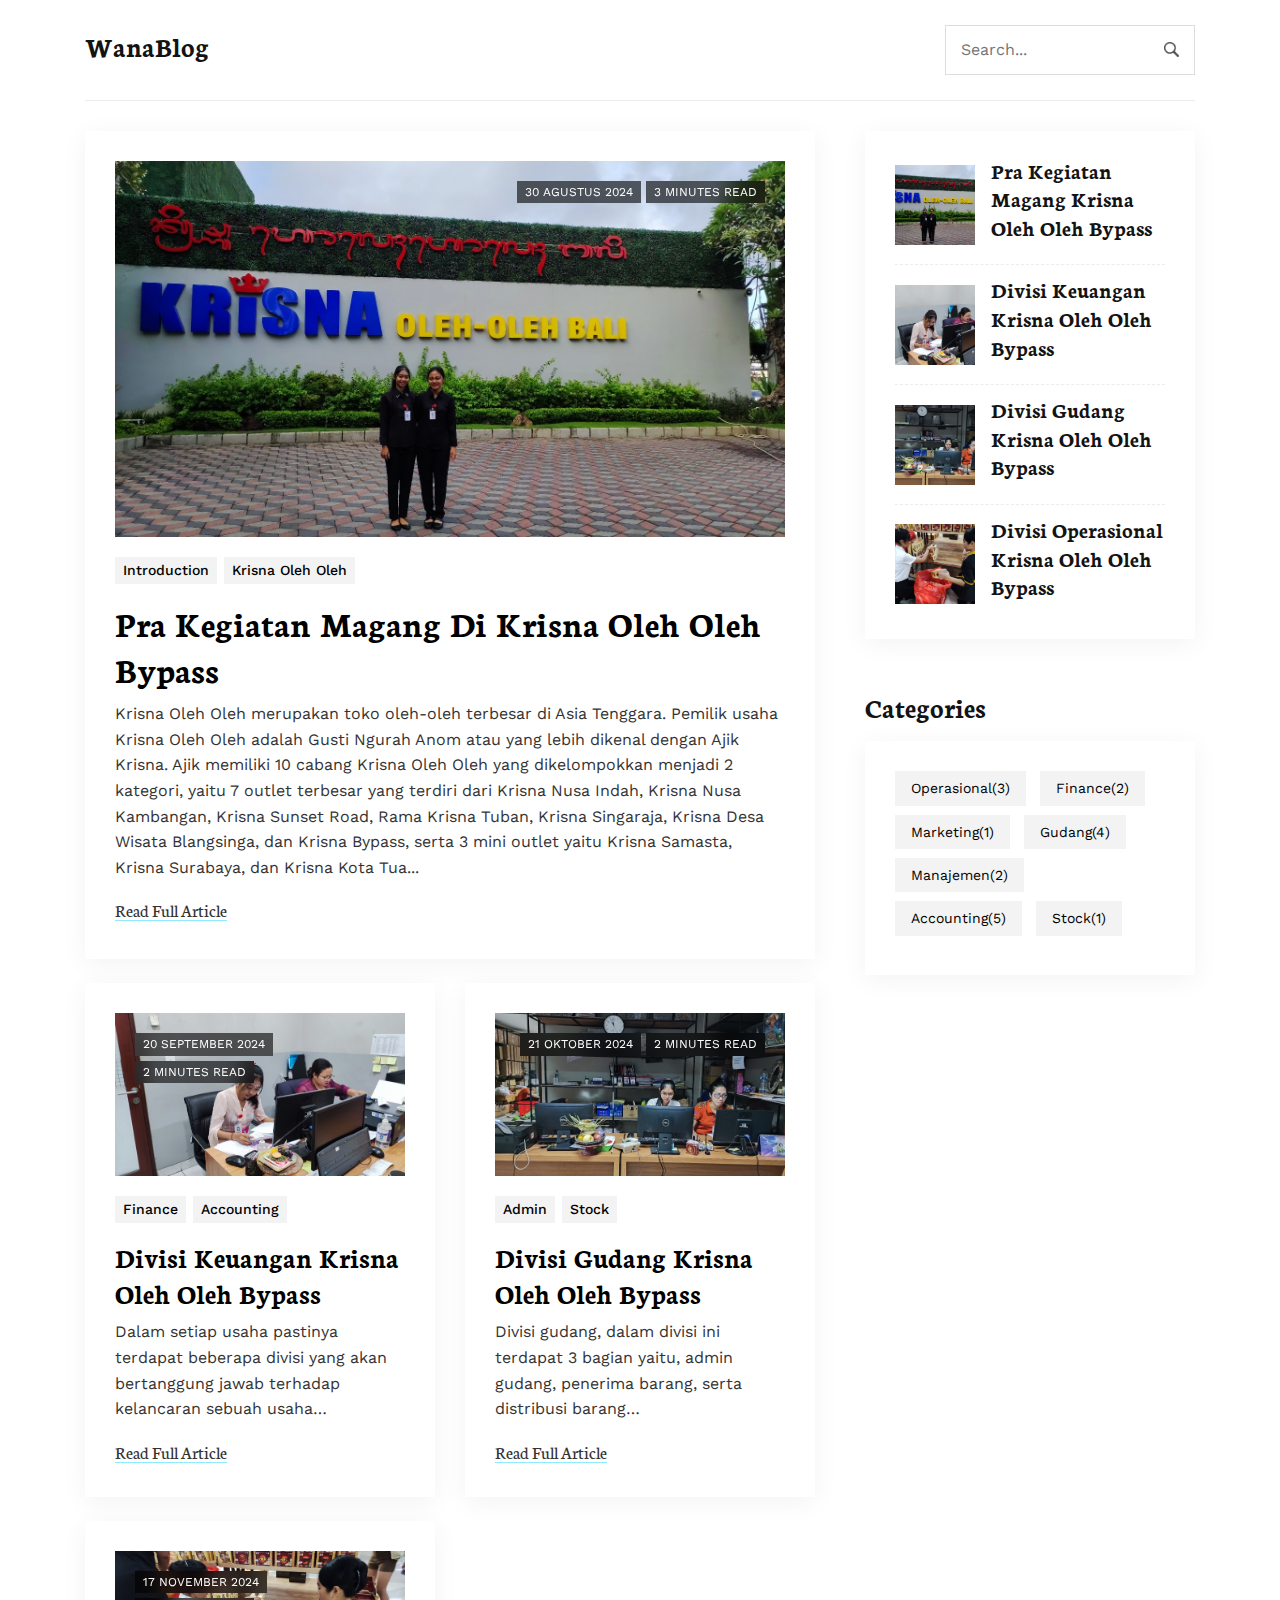
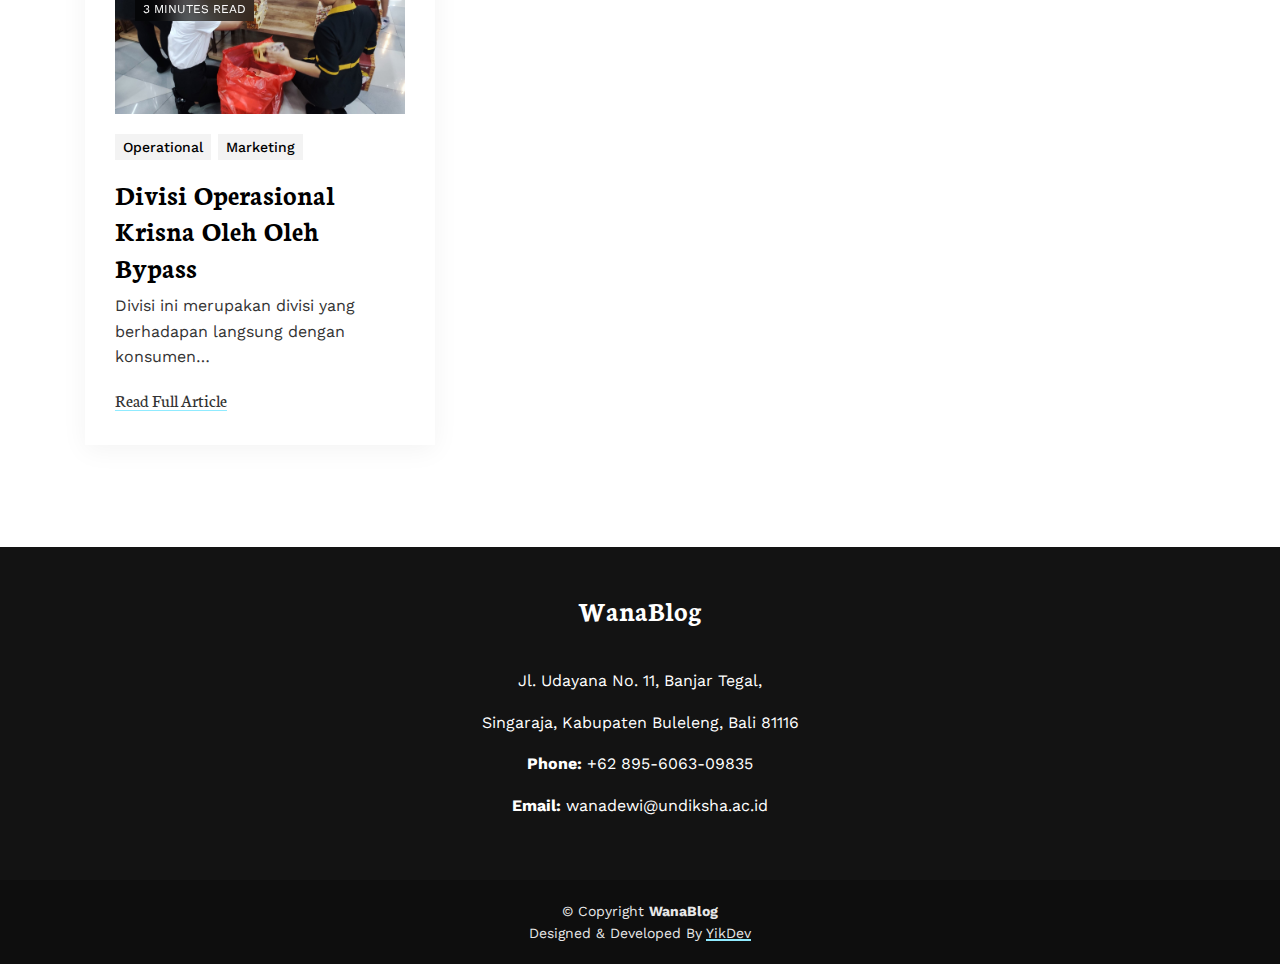
<file: index.html>
<!DOCTYPE html>

<!--
 // WEBSITE: https://themefisher.com
 // TWITTER: https://twitter.com/themefisher
 // FACEBOOK: https://www.facebook.com/themefisher
 // GITHUB: https://github.com/themefisher/
-->

<html lang="en-us">

<head>
	<meta charset="utf-8">
	<title>Wana - Blog Magang</title>
	<meta name="viewport" content="width=device-width, initial-scale=1, maximum-scale=5">
	<meta name="description" content="This is meta description">
	<meta name="author" content="Themefisher">
	<link rel="shortcut icon" href="images/favicon.png" type="image/x-icon">
	<link rel="icon" href="images/favicon.png" type="image/x-icon">
  
  <!-- theme meta -->
  <meta name="theme-name" content="reporter" />

	<!-- # Google Fonts -->
	<link rel="preconnect" href="https://fonts.googleapis.com">
	<link rel="preconnect" href="https://fonts.gstatic.com" crossorigin>
	<link href="https://fonts.googleapis.com/css2?family=Neuton:wght@700&family=Work+Sans:wght@400;500;600;700&display=swap" rel="stylesheet">

	<!-- # CSS Plugins -->
	<link rel="stylesheet" href="plugins/bootstrap/bootstrap.min.css">

	<!-- # Main Style Sheet -->
	<link rel="stylesheet" href="css/style.css">
</head>

<body>

<header class="navigation">
  <div class="container">
    <nav class="navbar navbar-expand-lg navbar-light px-0">
      <a class="navbar-brand order-1 py-0" href="index.html">
        <h2>WanaBlog</h2>
      </a>
      <div class="navbar-actions order-3 ml-0 ml-md-4">
        <button aria-label="navbar toggler" class="navbar-toggler border-0" type="button" data-toggle="collapse"
          data-target="#navigation"> <span class="navbar-toggler-icon"></span>
        </button>
      </div>
      <form action="#!" class="search order-lg-3 order-md-2 order-3 ml-auto">
        <input id="search-query" name="s" type="search" placeholder="Search..." autocomplete="off">
      </form>
      <div class="collapse navbar-collapse text-center order-lg-2 order-4" id="navigation">
        <ul class="navbar-nav mx-auto mt-3 mt-lg-0">
        </ul>
      </div>
    </nav>
  </div>
</header>

<main>
  <section class="section">
    <div class="container">
      <div class="row no-gutters-lg">
        <div class="col-lg-8 mb-5 mb-lg-0">
          <div class="row">
            <div class="col-12 mb-4">
              <article class="card article-card">
                <a href="article-1.html">
                  <div class="card-image">
                    <div class="post-info"> <span class="text-uppercase">30 Agustus 2024</span>
                      <span class="text-uppercase">3 minutes read</span>
                    </div>
                    <img loading="lazy" decoding="async" src="images/artikel-1/img-1.jpg" alt="Post Thumbnail" class="w-100">
                  </div>
                </a>
                <div class="card-body px-0 pb-1">
                  <ul class="post-meta mb-2">
                    <li> 
                      <a href="#!">introduction</a>
                      <a href="#!">krisna oleh oleh</a>
                    </li>
                  </ul>
                  <h2 class="h1">
                    <a class="post-title" href="article-1.html">
                      Pra Kegiatan Magang Di Krisna Oleh Oleh Bypass
                    </a>
                  </h2>
                  <p class="card-text">
                    Krisna Oleh Oleh merupakan toko oleh-oleh terbesar di Asia Tenggara. Pemilik usaha Krisna Oleh Oleh adalah Gusti Ngurah Anom atau yang lebih dikenal dengan Ajik Krisna. Ajik memiliki 10 cabang Krisna Oleh Oleh yang dikelompokkan menjadi 2 kategori, yaitu 7 outlet terbesar yang terdiri dari Krisna Nusa Indah, Krisna Nusa Kambangan, Krisna Sunset Road, Rama Krisna Tuban, Krisna Singaraja, Krisna Desa Wisata Blangsinga, dan Krisna Bypass, serta 3 mini outlet yaitu Krisna Samasta, Krisna Surabaya, dan Krisna Kota Tua... 
                  </p>
                  <div class="content"> <a class="read-more-btn" href="article-1.html">Read Full Article</a>
                  </div>
                </div>
              </article>
            </div>
            <div class="col-md-6 mb-4">
              <article class="card article-card article-card-sm h-100">
                <a href="article-2.html">
                  <div class="card-image">
                    <div class="post-info"> <span class="text-uppercase">20 September 2024</span>
                      <span class="text-uppercase">2 minutes read</span>
                    </div>
                    <img loading="lazy" decoding="async" src="images/artikel-2/img-1.jpg" alt="Post Thumbnail" class="w-100">
                  </div>
                </a>
                <div class="card-body px-0 pb-0">
                  <ul class="post-meta mb-2">
                    <li> 
                      <a href="#!">finance</a>
                      <a href="#!">accounting </a>
                    </li>
                  </ul>
                  <h2>
                    <a class="post-title" href="article-2.html">
                      Divisi Keuangan Krisna Oleh Oleh Bypass
                    </a>
                  </h2>
                  <p class="card-text">Dalam setiap usaha pastinya terdapat beberapa divisi yang akan bertanggung jawab terhadap kelancaran sebuah usaha…</p>
                  <div class="content"> <a class="read-more-btn" href="article-2.html">Read Full Article</a>
                  </div>
                </div>
              </article>
            </div>
            <div class="col-md-6 mb-4">
              <article class="card article-card article-card-sm h-100">
                <a href="article-3.html">
                  <div class="card-image">
                    <div class="post-info"> <span class="text-uppercase">21 Oktober 2024</span>
                      <span class="text-uppercase">2 minutes read</span>
                    </div>
                    <img loading="lazy" decoding="async" src="images/artikel-3/img-1.jpg" alt="Post Thumbnail" class="w-100">
                  </div>
                </a>
                <div class="card-body px-0 pb-0">
                  <ul class="post-meta mb-2">
                    <li> 
                      <a href="#!">admin</a>
                      <a href="#!">stock</a>
                    </li>
                  </ul>
                  <h2>
                    <a class="post-title" href="article-3.html">
                      Divisi Gudang Krisna Oleh Oleh Bypass
                    </a>
                  </h2>
                  <p class="card-text">Divisi gudang, dalam divisi ini terdapat 3 bagian yaitu, admin gudang, penerima barang, serta distribusi barang…</p>
                  <div class="content"> <a class="read-more-btn" href="article-3.html">Read Full Article</a>
                  </div>
                </div>
              </article>
            </div>
            <div class="col-md-6 mb-4">
              <article class="card article-card article-card-sm h-100">
                <a href="article-4.html">
                  <div class="card-image">
                    <div class="post-info"> <span class="text-uppercase">17 November 2024</span>
                      <span class="text-uppercase">3 minutes read</span>
                    </div>
                    <img loading="lazy" decoding="async" src="images/artikel-4/img-1.jpg" alt="Post Thumbnail" class="w-100">
                  </div>
                </a>
                <div class="card-body px-0 pb-0">
                  <ul class="post-meta mb-2">
                    <li> <a href="#!">operational</a>
                      <a href="#!">marketing</a>
                    </li>
                  </ul>
                  <h2>
                    <a class="post-title" href="article-4.html">
                      Divisi Operasional Krisna Oleh Oleh Bypass
                    </a></h2>
                  <p class="card-text">Divisi ini merupakan divisi yang berhadapan langsung dengan konsumen…</p>
                  <div class="content"> <a class="read-more-btn" href="article-4.html">Read Full Article</a>
                  </div>
                </div>
              </article>
            </div>
          </div>
        </div>
        <div class="col-lg-4">
          <div class="widget-blocks">
            <div class="row">
              <div class="col-lg-12 col-md-6">
                <div class="widget">
                  <div class="widget-body">
                    <div class="widget-list">
                      <a class="media align-items-center" href="article-1.html">
                        <img loading="lazy" decoding="async" src="images/artikel-1/img-1.jpg" alt="Post Thumbnail" class="w-100">
                        <div class="media-body ml-3">
                          <h3 style="margin-top:-5px">Pra Kegiatan Magang Krisna Oleh Oleh Bypass</h3>
                        </div>
                      </a>
                      <a class="media align-items-center" href="article-2.html">
                        <img loading="lazy" decoding="async" src="images/artikel-2/img-1.jpg" alt="Post Thumbnail" class="w-100">
                        <div class="media-body ml-3">
                          <h3 style="margin-top:-5px">Divisi Keuangan Krisna Oleh Oleh Bypass</h3>
                        </div>
                      </a>
                      <a class="media align-items-center" href="article-3.html"> 
                        <img loading="lazy" decoding="async" src="images/artikel-3/img-1.jpg" alt="Post Thumbnail" class="w-100">
                        <div class="media-body ml-3">
                          <h3 style="margin-top:-5px">Divisi Gudang Krisna Oleh Oleh Bypass</h3>
                        </div>
                      </a>
                      <a class="media align-items-center" href="article-4.html">
                        <img loading="lazy" decoding="async" src="images/artikel-4/img-1.jpg" alt="Post Thumbnail" class="w-100">
                        <div class="media-body ml-3">
                          <h3 style="margin-top:-5px">Divisi Operasional Krisna Oleh Oleh Bypass</h3>
                        </div>
                      </a>
                    </div>
                  </div>
                </div>
              </div>
              <div class="col-lg-12 col-md-6">
                <div class="widget">
                  <h2 class="section-title mb-3">Categories</h2>
                  <div class="widget-body">
                    <ul class="widget-list">
                      <li><a href="#!">operasional<span class="ml-auto">(3)</span></a>
                      </li>
                      <li><a href="#!">finance<span class="ml-auto">(2)</span></a>
                      </li>
                      <li><a href="#!">marketing<span class="ml-auto">(1)</span></a>
                      </li>
                      <li><a href="#!">gudang<span class="ml-auto">(4)</span></a>
                      </li>
                      <li><a href="#!">manajemen<span class="ml-auto">(2)</span></a>
                      </li>
                      <li><a href="#!">accounting<span class="ml-auto">(5)</span></a>
                      </li>
                      <li><a href="#!">stock<span class="ml-auto">(1)</span></a>
                      </li>
                    </ul>
                  </div>
                </div>
            </div>
          </div>
        </div>
      </div>
    </div>
  </section>
</main>

<footer class="bg-dark mt-5">
  <div class="container section">
    <div class="row">
      <div class="col-lg-10 mx-auto text-center">
        <a class="d-inline-block mb-4 pb-2" href="index.html">
          <h2 class="text-white">WanaBlog</h2>
        </a>
        <p class="text-center text-white">Jl. Udayana No. 11, Banjar Tegal, </p>
        <p class="text-center text-white">Singaraja, Kabupaten Buleleng, Bali 81116</p>
        <p class="mt-3 text-center text-white"><strong>Phone:</strong> <span>+62 895-6063-09835</span></p>
        <p class="text-center text-white"><strong>Email:</strong> <span>wanadewi@undiksha.ac.id</span></p>
      </div>
    </div>
  </div>
  <div class="copyright bg-dark content">
    © <span>Copyright</span> <strong> WanaBlog</strong> <br>
    Designed &amp; Developed By <a href="">YikDev</a>
  </div>
</footer>


<!-- # JS Plugins -->
<script src="plugins/jquery/jquery.min.js"></script>
<script src="plugins/bootstrap/bootstrap.min.js"></script>

<!-- Main Script -->
<script src="js/script.js"></script>

</body>
</html>
</file>
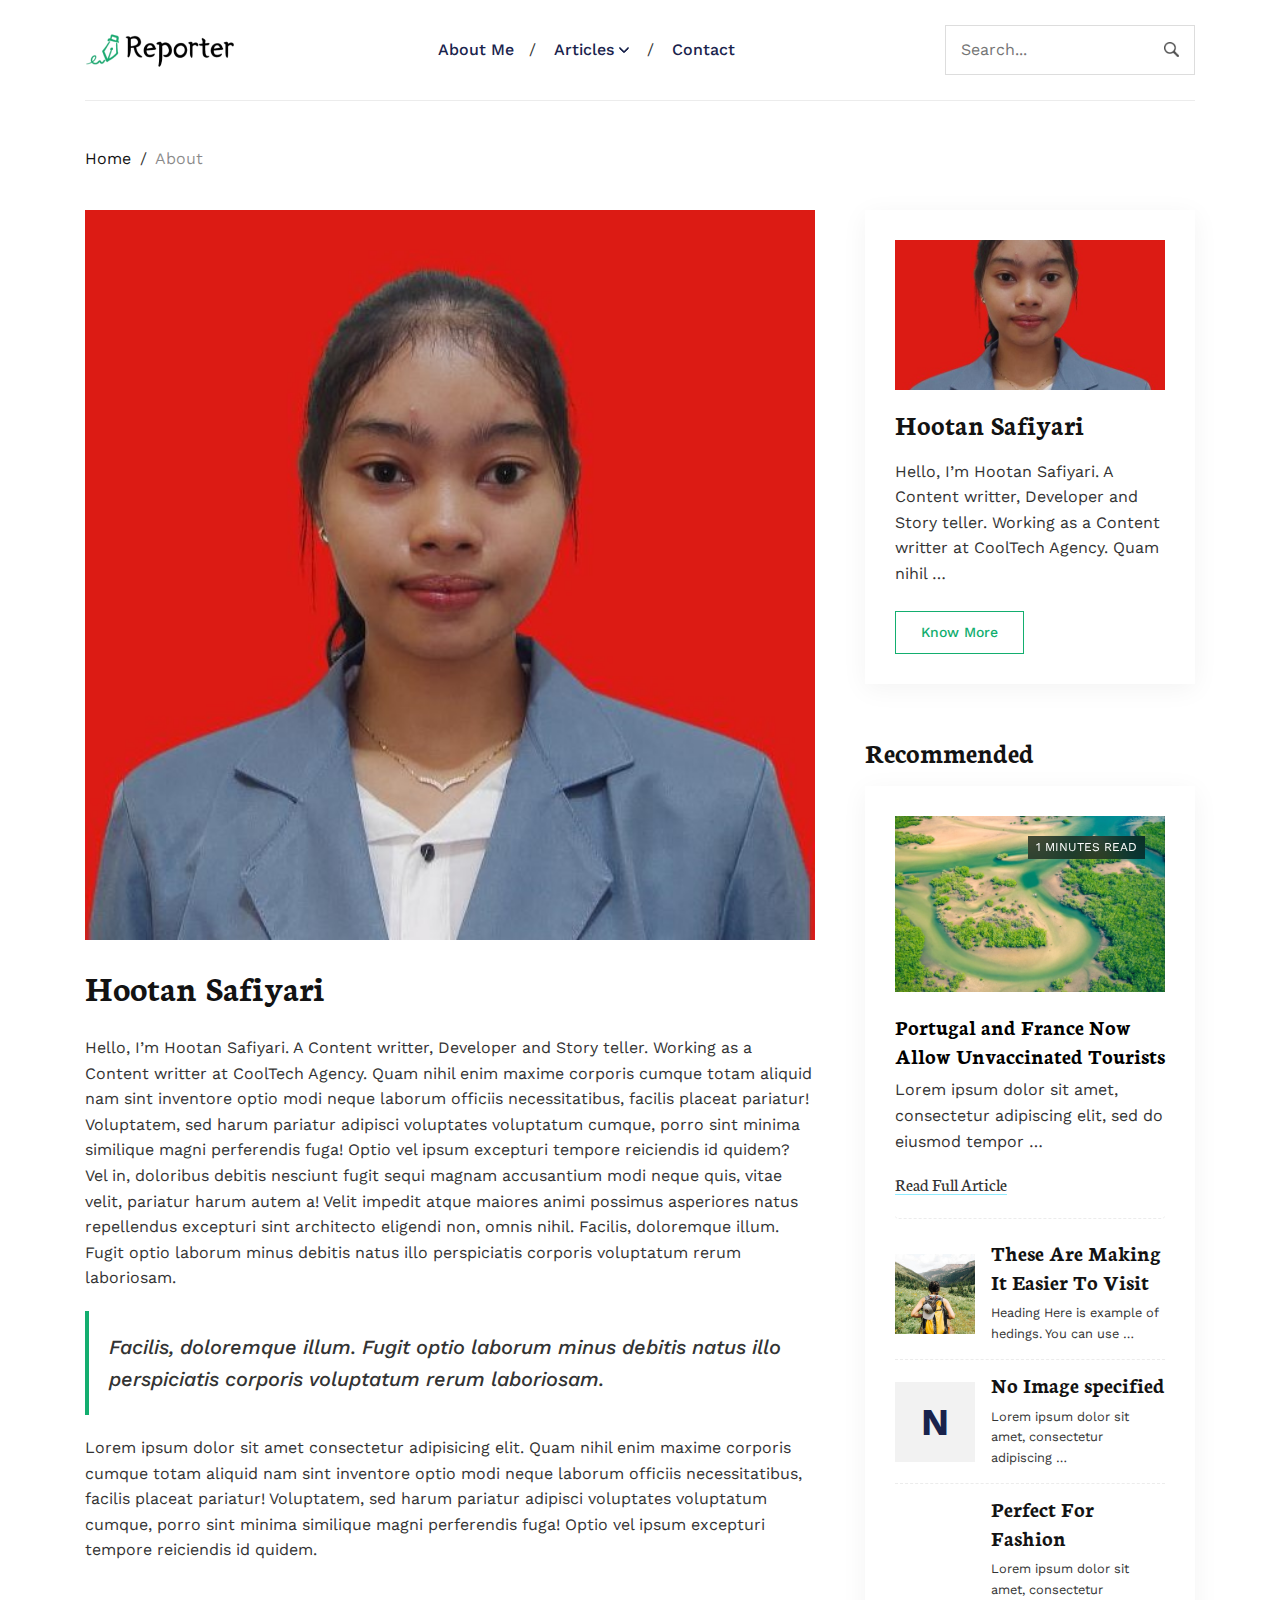
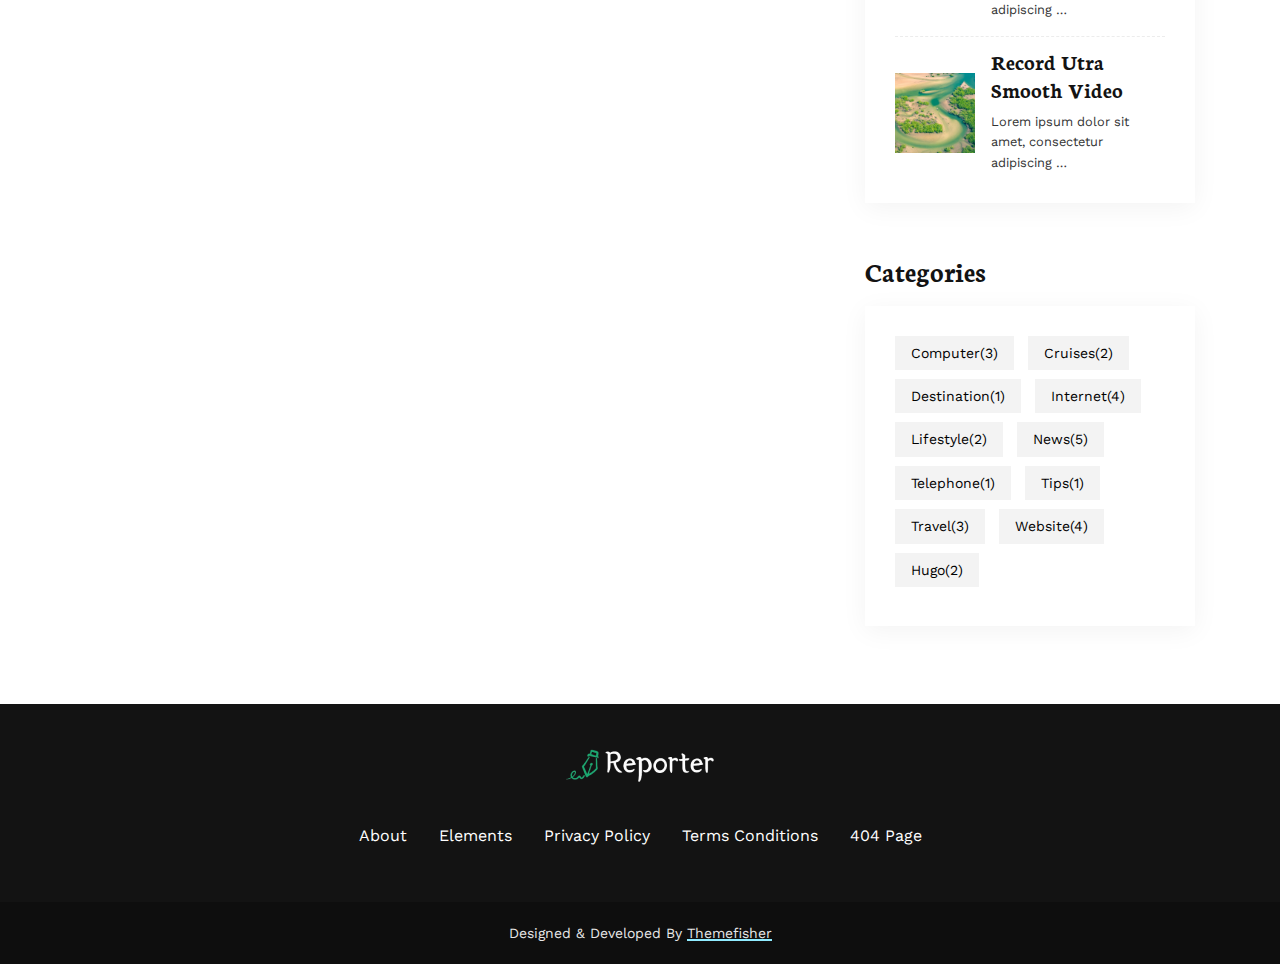
<file: about.html>
<!DOCTYPE html>

<!--
 // WEBSITE: https://themefisher.com
 // TWITTER: https://twitter.com/themefisher
 // FACEBOOK: https://www.facebook.com/themefisher
 // GITHUB: https://github.com/themefisher/
-->

<html lang="en-us">

<head>
	<meta charset="utf-8">
	<title>Reporter - HTML Blog Template</title>
	<meta name="viewport" content="width=device-width, initial-scale=1, maximum-scale=5">
	<meta name="description" content="This is meta description">
	<meta name="author" content="Themefisher">
	<link rel="shortcut icon" href="images/favicon.png" type="image/x-icon">
	<link rel="icon" href="images/favicon.png" type="image/x-icon">

	<!-- # Google Fonts -->
	<link rel="preconnect" href="https://fonts.googleapis.com">
	<link rel="preconnect" href="https://fonts.gstatic.com" crossorigin>
	<link href="https://fonts.googleapis.com/css2?family=Neuton:wght@700&family=Work+Sans:wght@400;500;600;700&display=swap" rel="stylesheet">

	<!-- # CSS Plugins -->
	<link rel="stylesheet" href="plugins/bootstrap/bootstrap.min.css">

	<!-- # Main Style Sheet -->
	<link rel="stylesheet" href="css/style.css">
</head>

<body>

<header class="navigation">
  <div class="container">
    <nav class="navbar navbar-expand-lg navbar-light px-0">
      <a class="navbar-brand order-1 py-0" href="index.html">
        <img loading="prelaod" decoding="async" class="img-fluid" src="images/logo.png" alt="Reporter Hugo">
      </a>
      <div class="navbar-actions order-3 ml-0 ml-md-4">
        <button aria-label="navbar toggler" class="navbar-toggler border-0" type="button" data-toggle="collapse"
          data-target="#navigation"> <span class="navbar-toggler-icon"></span>
        </button>
      </div>
      <form action="#!" class="search order-lg-3 order-md-2 order-3 ml-auto">
        <input id="search-query" name="s" type="search" placeholder="Search..." autocomplete="off">
      </form>
      <div class="collapse navbar-collapse text-center order-lg-2 order-4" id="navigation">
        <ul class="navbar-nav mx-auto mt-3 mt-lg-0">
          <li class="nav-item"> <a class="nav-link" href="about.html">About Me</a>
          </li>
          <li class="nav-item dropdown"> <a class="nav-link dropdown-toggle" href="#" role="button"
              data-toggle="dropdown" aria-haspopup="true" aria-expanded="false">
              Articles
            </a>
            <div class="dropdown-menu"> <a class="dropdown-item" href="travel.html">Travel</a>
              <a class="dropdown-item" href="travel.html">Lifestyle</a>
              <a class="dropdown-item" href="travel.html">Cruises</a>
            </div>
          </li>
          <li class="nav-item"> <a class="nav-link" href="contact.html">Contact</a>
          </li>
        </ul>
      </div>
    </nav>
  </div>
</header>

<main>
	<section class="section">
		<div class="container">
			<div class="row">
				<div class="col-lg-8 ">
					<div class="breadcrumbs mb-4"> <a href="index.html">Home</a>
						<span class="mx-1">/</span>  <a href="about.html">About</a>
					</div>
				</div>
				<div class="col-lg-8 mx-auto mb-5 mb-lg-0">
					<img loading="lazy" decoding="async" src="images/author.jpg" class="img-fluid w-100 mb-4" alt="Author Image">
					<h1 class="mb-4">Hootan Safiyari</h1>
					<div class="content">
						<p>Hello, I&rsquo;m Hootan Safiyari. A Content writter, Developer and Story teller. Working as a Content writter at CoolTech Agency. Quam nihil enim maxime corporis cumque totam aliquid nam sint inventore optio modi neque laborum officiis necessitatibus, facilis placeat pariatur! Voluptatem, sed harum pariatur adipisci voluptates voluptatum cumque, porro sint minima similique magni perferendis fuga! Optio vel ipsum excepturi tempore reiciendis id quidem? Vel in, doloribus debitis nesciunt fugit sequi magnam accusantium modi neque quis, vitae velit, pariatur harum autem a! Velit impedit atque maiores animi possimus asperiores natus repellendus excepturi sint architecto eligendi non, omnis nihil. Facilis, doloremque illum. Fugit optio laborum minus debitis natus illo perspiciatis corporis voluptatum rerum laboriosam.</p>
						<blockquote>
							<p>Facilis, doloremque illum. Fugit optio laborum minus debitis natus illo perspiciatis corporis voluptatum rerum laboriosam.</p>
						</blockquote>
						<p>Lorem ipsum dolor sit amet consectetur adipisicing elit. Quam nihil enim maxime corporis cumque totam aliquid nam sint inventore optio modi neque laborum officiis necessitatibus, facilis placeat pariatur! Voluptatem, sed harum pariatur adipisci voluptates voluptatum cumque, porro sint minima similique magni perferendis fuga! Optio vel ipsum excepturi tempore reiciendis id quidem.</p>
					</div>
				</div>
        <div class="col-lg-4">
  <div class="widget-blocks">
    <div class="row">
      <div class="col-lg-12">
        <div class="widget">
          <div class="widget-body">
            <img loading="lazy" decoding="async" src="images/author.jpg" alt="About Me" class="w-100 author-thumb-sm d-block">
            <h2 class="widget-title my-3">Hootan Safiyari</h2>
            <p class="mb-3 pb-2">Hello, I’m Hootan Safiyari. A Content writter, Developer and Story teller. Working as a Content writter at CoolTech Agency. Quam nihil …</p> <a href="about.html" class="btn btn-sm btn-outline-primary">Know
              More</a>
          </div>
        </div>
      </div>
      <div class="col-lg-12 col-md-6">
        <div class="widget">
          <h2 class="section-title mb-3">Recommended</h2>
          <div class="widget-body">
            <div class="widget-list">
              <article class="card mb-4">
                <div class="card-image">
                  <div class="post-info"> <span class="text-uppercase">1 minutes read</span>
                  </div>
                  <img loading="lazy" decoding="async" src="images/post/post-9.jpg" alt="Post Thumbnail" class="w-100">
                </div>
                <div class="card-body px-0 pb-1">
                  <h3><a class="post-title post-title-sm"
                      href="article.html">Portugal and France Now
                      Allow Unvaccinated Tourists</a></h3>
                  <p class="card-text">Lorem ipsum dolor sit amet, consectetur adipiscing elit, sed do eiusmod tempor …</p>
                  <div class="content"> <a class="read-more-btn" href="article.html">Read Full Article</a>
                  </div>
                </div>
              </article>
              <a class="media align-items-center" href="article.html">
                <img loading="lazy" decoding="async" src="images/post/post-2.jpg" alt="Post Thumbnail" class="w-100">
                <div class="media-body ml-3">
                  <h3 style="margin-top:-5px">These Are Making It Easier To Visit</h3>
                  <p class="mb-0 small">Heading Here is example of hedings. You can use …</p>
                </div>
              </a>
              <a class="media align-items-center" href="article.html"> <span class="image-fallback image-fallback-xs">No Image Specified</span>
                <div class="media-body ml-3">
                  <h3 style="margin-top:-5px">No Image specified</h3>
                  <p class="mb-0 small">Lorem ipsum dolor sit amet, consectetur adipiscing …</p>
                </div>
              </a>
              <a class="media align-items-center" href="article.html">
                <img loading="lazy" decoding="async" src="images/post/post-5.jpg" alt="Post Thumbnail" class="w-100">
                <div class="media-body ml-3">
                  <h3 style="margin-top:-5px">Perfect For Fashion</h3>
                  <p class="mb-0 small">Lorem ipsum dolor sit amet, consectetur adipiscing …</p>
                </div>
              </a>
              <a class="media align-items-center" href="article.html">
                <img loading="lazy" decoding="async" src="images/post/post-9.jpg" alt="Post Thumbnail" class="w-100">
                <div class="media-body ml-3">
                  <h3 style="margin-top:-5px">Record Utra Smooth Video</h3>
                  <p class="mb-0 small">Lorem ipsum dolor sit amet, consectetur adipiscing …</p>
                </div>
              </a>
            </div>
          </div>
        </div>
      </div>
      <div class="col-lg-12 col-md-6">
        <div class="widget">
          <h2 class="section-title mb-3">Categories</h2>
          <div class="widget-body">
            <ul class="widget-list">
              <li><a href="#!">computer<span class="ml-auto">(3)</span></a>
              </li>
              <li><a href="#!">cruises<span class="ml-auto">(2)</span></a>
              </li>
              <li><a href="#!">destination<span class="ml-auto">(1)</span></a>
              </li>
              <li><a href="#!">internet<span class="ml-auto">(4)</span></a>
              </li>
              <li><a href="#!">lifestyle<span class="ml-auto">(2)</span></a>
              </li>
              <li><a href="#!">news<span class="ml-auto">(5)</span></a>
              </li>
              <li><a href="#!">telephone<span class="ml-auto">(1)</span></a>
              </li>
              <li><a href="#!">tips<span class="ml-auto">(1)</span></a>
              </li>
              <li><a href="#!">travel<span class="ml-auto">(3)</span></a>
              </li>
              <li><a href="#!">website<span class="ml-auto">(4)</span></a>
              </li>
              <li><a href="#!">hugo<span class="ml-auto">(2)</span></a>
              </li>
            </ul>
          </div>
        </div>
      </div>
    </div>
  </div>
</div>
			</div>
		</div>
	</section>
</main>

<footer class="bg-dark mt-5">
  <div class="container section">
    <div class="row">
      <div class="col-lg-10 mx-auto text-center">
        <a class="d-inline-block mb-4 pb-2" href="index.html">
          <img loading="prelaod" decoding="async" class="img-fluid" src="images/logo-white.png" alt="Reporter Hugo">
        </a>
        <ul class="p-0 d-flex navbar-footer mb-0 list-unstyled">
          <li class="nav-item my-0"> <a class="nav-link" href="about.html">About</a></li>
          <li class="nav-item my-0"> <a class="nav-link" href="article.html">Elements</a></li>
          <li class="nav-item my-0"> <a class="nav-link" href="privacy-policy.html">Privacy Policy</a></li>
          <li class="nav-item my-0"> <a class="nav-link" href="terms-conditions.html">Terms Conditions</a></li>
          <li class="nav-item my-0"> <a class="nav-link" href="404.html">404 Page</a></li>
        </ul>
      </div>
    </div>
  </div>
  <div class="copyright bg-dark content">Designed &amp; Developed By <a href="https://themefisher.com/">Themefisher</a></div>
</footer>


<!-- # JS Plugins -->
<script src="plugins/jquery/jquery.min.js"></script>
<script src="plugins/bootstrap/bootstrap.min.js"></script>

<!-- Main Script -->
<script src="js/script.js"></script>

</body>
</html>
</file>
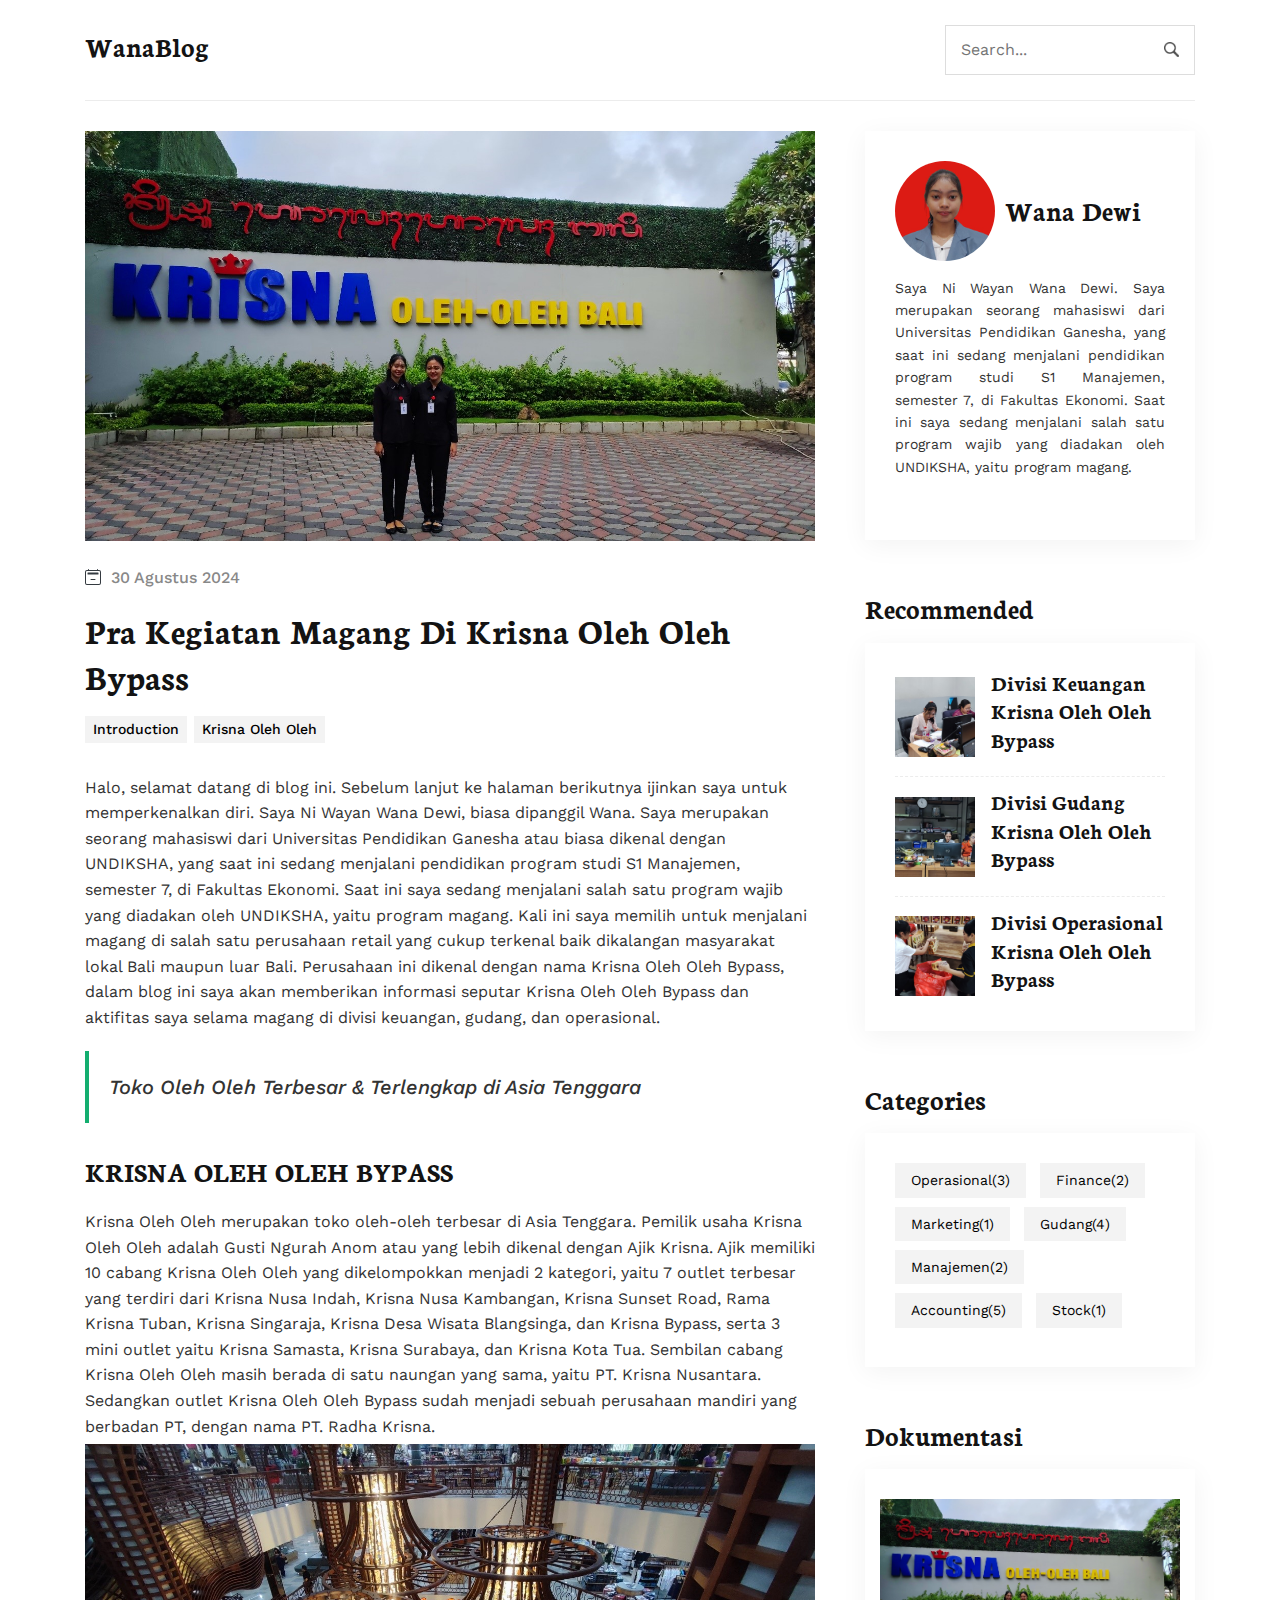
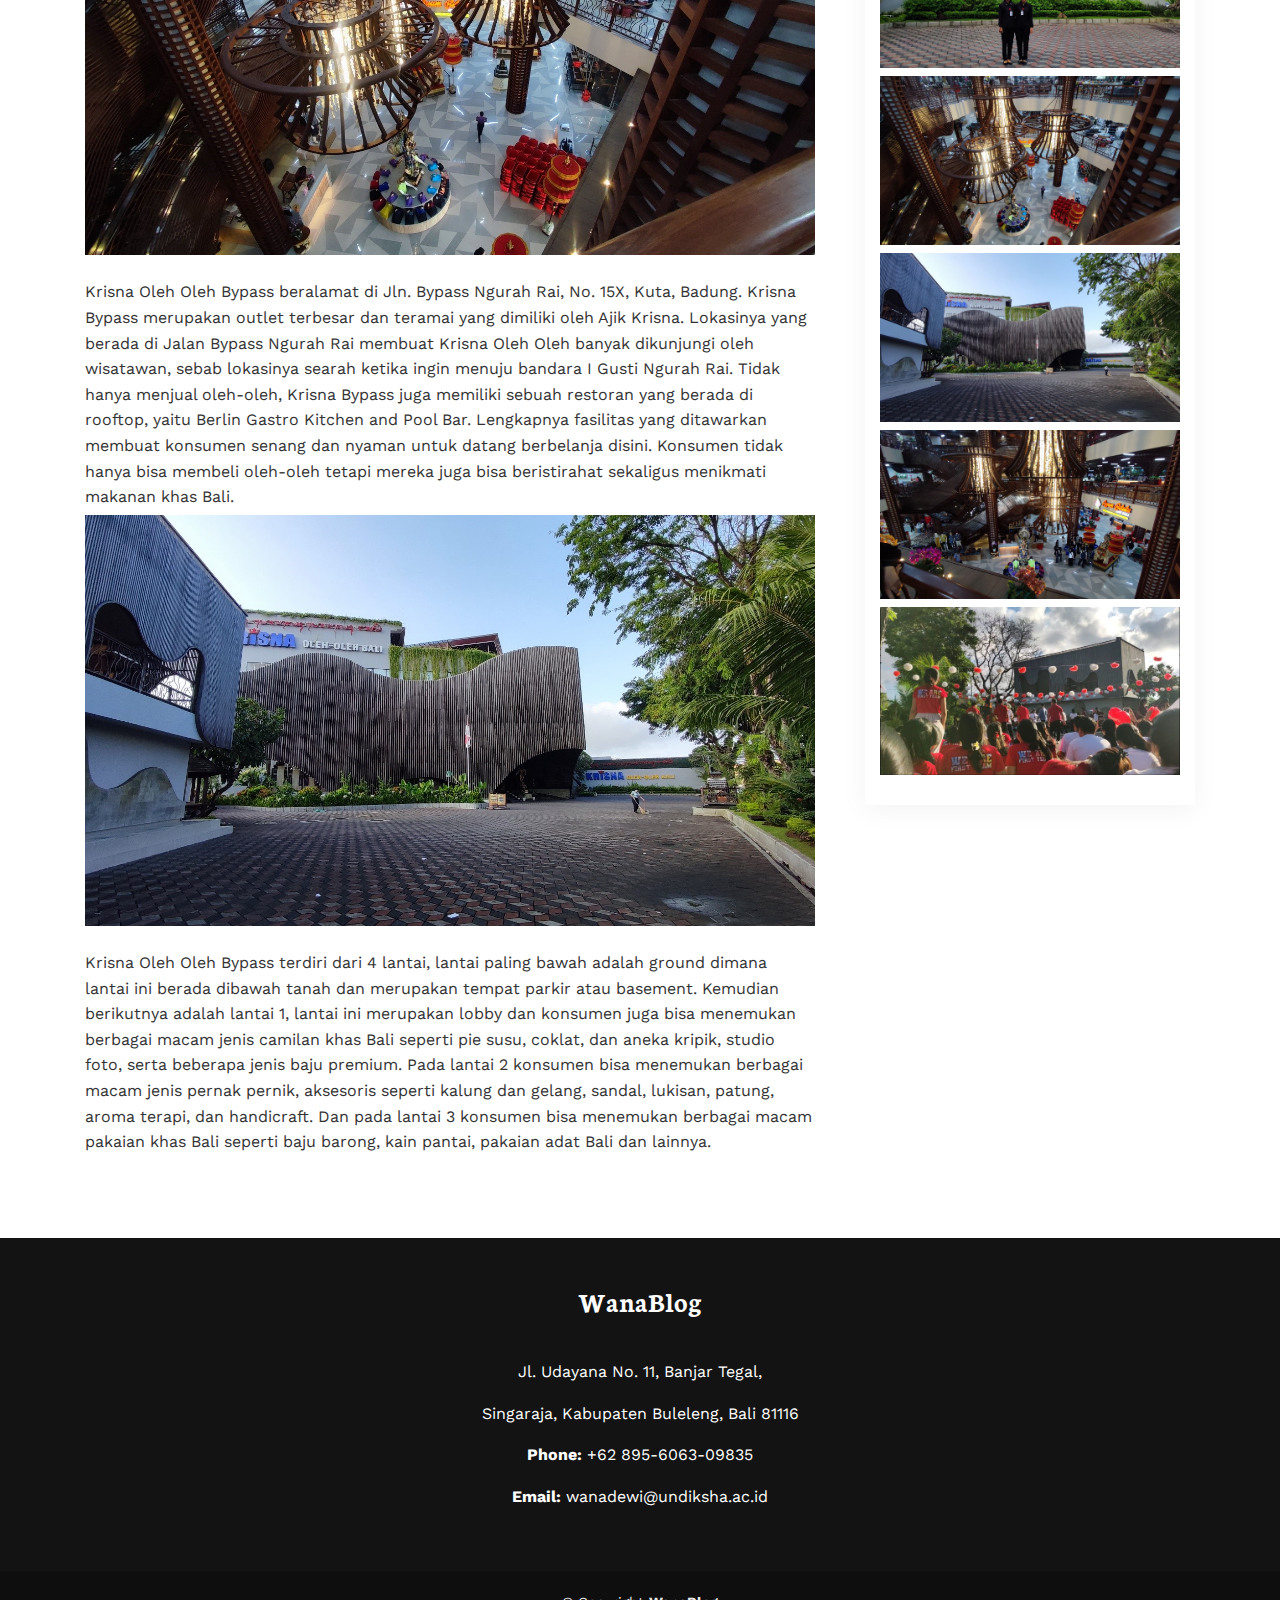
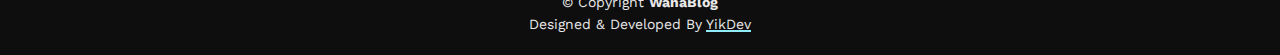
<file: article-1.html>
<!DOCTYPE html>

<!--
 // WEBSITE: https://themefisher.com
 // TWITTER: https://twitter.com/themefisher
 // FACEBOOK: https://www.facebook.com/themefisher
 // GITHUB: https://github.com/themefisher/
-->

<html lang="en-us">

<head>
	<meta charset="utf-8">
	<title>Wana - Blog Magang</title>
	<meta name="viewport" content="width=device-width, initial-scale=1, maximum-scale=5">
	<meta name="description" content="This is meta description">
	<meta name="author" content="Themefisher">
	<link rel="shortcut icon" href="images/favicon.png" type="image/x-icon">
	<link rel="icon" href="images/favicon.png" type="image/x-icon">

	<!-- # Google Fonts -->
	<link rel="preconnect" href="https://fonts.googleapis.com">
	<link rel="preconnect" href="https://fonts.gstatic.com" crossorigin>
	<link href="https://fonts.googleapis.com/css2?family=Neuton:wght@700&family=Work+Sans:wght@400;500;600;700&display=swap" rel="stylesheet">

	<!-- # CSS Plugins -->
	<link rel="stylesheet" href="plugins/bootstrap/bootstrap.min.css">

	<!-- # Main Style Sheet -->
	<link rel="stylesheet" href="css/style.css">
</head>

<body>

<header class="navigation">
  <div class="container">
    <nav class="navbar navbar-expand-lg navbar-light px-0">
      <a class="navbar-brand order-1 py-0" href="index.html">
		<h2>WanaBlog</h2>
      </a>
      <div class="navbar-actions order-3 ml-0 ml-md-4">
        <button aria-label="navbar toggler" class="navbar-toggler border-0" type="button" data-toggle="collapse"
          data-target="#navigation"> <span class="navbar-toggler-icon"></span>
        </button>
      </div>
      <form action="#!" class="search order-lg-3 order-md-2 order-3 ml-auto">
        <input id="search-query" name="s" type="search" placeholder="Search..." autocomplete="off">
      </form>
      <div class="collapse navbar-collapse text-center order-lg-2 order-4" id="navigation">
      </div>
    </nav>
  </div>
</header>

<main>
	<section class="section">
		<div class="container">
			<div class="row">
				<div class="col-lg-8 mb-5 mb-lg-0">
					<article>
						<img loading="lazy" decoding="async" src="images/artikel-1/img-1.jpg" alt="Post Thumbnail" class="w-100">
						<ul class="post-meta mb-2 mt-4">
							<li>
								<svg xmlns="http://www.w3.org/2000/svg" width="16" height="16" fill="currentColor" style="margin-right:5px;margin-top:-4px" class="text-dark" viewBox="0 0 16 16">
									<path d="M5.5 10.5A.5.5 0 0 1 6 10h4a.5.5 0 0 1 0 1H6a.5.5 0 0 1-.5-.5z" />
									<path d="M3.5 0a.5.5 0 0 1 .5.5V1h8V.5a.5.5 0 0 1 1 0V1h1a2 2 0 0 1 2 2v11a2 2 0 0 1-2 2H2a2 2 0 0 1-2-2V3a2 2 0 0 1 2-2h1V.5a.5.5 0 0 1 .5-.5zM2 2a1 1 0 0 0-1 1v11a1 1 0 0 0 1 1h12a1 1 0 0 0 1-1V3a1 1 0 0 0-1-1H2z" />
									<path d="M2.5 4a.5.5 0 0 1 .5-.5h10a.5.5 0 0 1 .5.5v1a.5.5 0 0 1-.5.5H3a.5.5 0 0 1-.5-.5V4z" />
								</svg> <span>30 Agustus 2024</span>
							</li>
						</ul>
						<h1 class="my-3">Pra Kegiatan Magang Di Krisna Oleh Oleh Bypass</h1>
						<ul class="post-meta mb-4">
							<li> 
								<a href="">introduction</a>
								<a href="">krisna oleh oleh</a>
							</li>
						</ul>
						<div class="content text-left">
							<p>
								Halo, selamat datang di blog ini. Sebelum lanjut ke halaman berikutnya ijinkan saya untuk memperkenalkan diri. Saya Ni Wayan Wana Dewi, biasa dipanggil Wana. Saya merupakan seorang mahasiswi dari Universitas Pendidikan Ganesha atau biasa dikenal dengan UNDIKSHA, yang saat ini sedang menjalani pendidikan program studi S1 Manajemen, semester 7, di Fakultas Ekonomi. Saat ini saya sedang menjalani salah satu program wajib yang diadakan oleh UNDIKSHA, yaitu program magang. Kali ini saya memilih untuk menjalani magang di salah satu perusahaan retail yang cukup terkenal baik dikalangan masyarakat lokal Bali maupun luar Bali. Perusahaan ini dikenal dengan nama Krisna Oleh Oleh Bypass, dalam blog ini saya akan memberikan informasi seputar Krisna Oleh Oleh Bypass dan aktifitas saya selama magang di divisi keuangan, gudang, dan operasional.
							</p>
              
              <blockquote>
                <p>
                  Toko Oleh Oleh Terbesar & Terlengkap di Asia Tenggara
                </p>
              </blockquote>
							<h2 id="emphasis">KRISNA OLEH OLEH BYPASS</h2>
							<p>
								Krisna Oleh Oleh merupakan toko oleh-oleh terbesar di Asia Tenggara. Pemilik usaha Krisna Oleh Oleh adalah Gusti Ngurah Anom atau yang lebih dikenal dengan Ajik Krisna. Ajik memiliki 10 cabang Krisna Oleh Oleh yang dikelompokkan menjadi 2 kategori, yaitu 7 outlet terbesar yang terdiri dari Krisna Nusa Indah, Krisna Nusa Kambangan, Krisna Sunset Road, Rama Krisna Tuban, Krisna Singaraja, Krisna Desa Wisata Blangsinga, dan Krisna Bypass, serta 3 mini outlet yaitu Krisna Samasta, Krisna Surabaya, dan Krisna Kota Tua. Sembilan cabang Krisna Oleh Oleh masih berada di satu naungan yang sama, yaitu PT. Krisna Nusantara. Sedangkan outlet Krisna Oleh Oleh Bypass sudah menjadi sebuah perusahaan mandiri yang berbadan PT, dengan nama PT. Radha Krisna.
							</p>
							<img loading="lazy" decoding="async" class="w-100 d-block mb-4" src="images/artikel-1/img-2.jpg" alt="THIS IS AN IMAGE">
							<p>
								Krisna Oleh Oleh Bypass beralamat di Jln. Bypass Ngurah Rai, No. 15X, Kuta, Badung. Krisna Bypass merupakan outlet terbesar dan teramai yang dimiliki oleh Ajik Krisna. Lokasinya yang berada di Jalan Bypass Ngurah Rai membuat Krisna Oleh Oleh banyak dikunjungi oleh wisatawan, sebab lokasinya searah ketika ingin menuju bandara I Gusti Ngurah Rai. Tidak hanya menjual oleh-oleh, Krisna Bypass juga memiliki sebuah restoran yang berada di rooftop, yaitu Berlin Gastro Kitchen and Pool Bar. Lengkapnya fasilitas yang ditawarkan membuat konsumen senang dan nyaman untuk datang berbelanja disini. Konsumen tidak hanya bisa membeli oleh-oleh tetapi mereka juga bisa beristirahat sekaligus menikmati makanan khas Bali.
							</p>
							<img loading="lazy" decoding="async" class="w-100 d-block mb-4" src="images/artikel-1/img-3.jpg" alt="THIS IS AN IMAGE">
							<p>
								Krisna Oleh Oleh Bypass terdiri dari 4 lantai, lantai paling bawah adalah ground dimana lantai ini berada dibawah tanah dan merupakan tempat parkir atau basement. Kemudian berikutnya adalah lantai 1, lantai ini merupakan lobby dan konsumen juga bisa menemukan berbagai macam jenis camilan khas Bali seperti pie susu, coklat, dan aneka kripik, studio foto, serta beberapa jenis baju premium. Pada lantai 2 konsumen bisa menemukan berbagai macam jenis pernak pernik, aksesoris seperti kalung dan gelang, sandal, lukisan, patung, aroma terapi, dan handicraft. Dan pada lantai 3 konsumen bisa menemukan berbagai macam pakaian khas Bali seperti baju barong, kain pantai, pakaian adat Bali dan lainnya.
							</p>
						</div>
					</article>
				</div>
        <div class="col-lg-4">
          <div class="widget-blocks">
            <div class="row">
              <div class="col-lg-12">
                <div class="widget">
                  <div class="widget-body">
                    <div class="d-flex align-items-center">
                      <img loading="lazy" decoding="async" src="images/author.jpg" alt="About Me" style="border-radius: 999999999px; height: 100px;" class="d-block">
                      <h2 class="widget-title my-3" style="margin-left: 10px;">Wana Dewi</h2>
                    </div>
                    <p class="mb-3 py-3" style="text-align: justify; font-size: 14px;">
                        Saya Ni Wayan Wana Dewi. Saya merupakan seorang mahasiswi dari Universitas Pendidikan Ganesha, yang saat ini sedang menjalani pendidikan program studi S1 Manajemen, semester 7, di Fakultas Ekonomi. Saat ini saya sedang menjalani salah satu program wajib yang diadakan oleh UNDIKSHA, yaitu program magang.	
                    </p> 
                  </div>
                </div>
              </div>
              <div class="col-lg-12 col-md-6">
                <div class="widget">
                  <h2 class="section-title mb-3">Recommended</h2>
                  <div class="widget-body">
                    <div class="widget-list">
                      <a class="media align-items-center" href="article-2.html">
                        <img loading="lazy" decoding="async" src="images/artikel-2/img-1.jpg" alt="Post Thumbnail" class="w-100">
                        <div class="media-body ml-3">
                          <h3 style="margin-top:-5px">Divisi Keuangan Krisna Oleh Oleh Bypass</h3>
                        </div>
                      </a>
                      <a class="media align-items-center" href="article-3.html"> 
                <img loading="lazy" decoding="async" src="images/artikel-3/img-1.jpg" alt="Post Thumbnail" class="w-100">
                        <div class="media-body ml-3">
                          <h3 style="margin-top:-5px">Divisi Gudang Krisna Oleh Oleh Bypass</h3>
                        </div>
                      </a>
                      <a class="media align-items-center" href="article-4.html">
                        <img loading="lazy" decoding="async" src="images/artikel-4/img-1.jpg" alt="Post Thumbnail" class="w-100">
                        <div class="media-body ml-3">
                          <h3 style="margin-top:-5px">Divisi Operasional Krisna Oleh Oleh Bypass</h3>
                        </div>
                      </a>
                    </div>
                  </div>
                </div>
              </div>
              <div class="col-lg-12 col-md-6">
                <div class="widget">
                  <h2 class="section-title mb-3">Categories</h2>
                  <div class="widget-body">
                    <ul class="widget-list">
                      <li><a href="#!">operasional<span class="ml-auto">(3)</span></a>
                      </li>
                      <li><a href="#!">finance<span class="ml-auto">(2)</span></a>
                      </li>
                      <li><a href="#!">marketing<span class="ml-auto">(1)</span></a>
                      </li>
                      <li><a href="#!">gudang<span class="ml-auto">(4)</span></a>
                      </li>
                      <li><a href="#!">manajemen<span class="ml-auto">(2)</span></a>
                      </li>
                      <li><a href="#!">accounting<span class="ml-auto">(5)</span></a>
                      </li>
                      <li><a href="#!">stock<span class="ml-auto">(1)</span></a>
                      </li>
                    </ul>
                  </div>
                </div>
              </div>
              <div class="col-lg-12 col-md-6">
                <div class="widget">
                  <h2 class="section-title mb-3">Dokumentasi</h2>
                  <div class="widget-body ">
                    <div class="row g-2">
                      <img src="./images/artikel-1/img-1.jpg" class="img-fluid" alt="">
                      <img src="./images/artikel-1/img-2.jpg" class="img-fluid mt-2" alt="">
                      <img src="./images/artikel-1/img-3.jpg" class="img-fluid mt-2" alt="">
                      <img src="./images/artikel-1/img-4.jpg" class="img-fluid mt-2" alt="">
                      <img src="./images/artikel-1/img-5.jpg" class="img-fluid mt-2" alt="">
                    </div>
                  </div>
                </div>
              </div>
            </div>
          </div>
        </div>
			</div>
		</div>
	</section>
</main>

<footer class="bg-dark mt-5">
  <div class="container section">
    <div class="row">
      <div class="col-lg-10 mx-auto text-center">
        <a class="d-inline-block mb-4 pb-2" href="index.html">
          <h2 class="text-white">WanaBlog</h2>
        </a>
        <p class="text-center text-white">Jl. Udayana No. 11, Banjar Tegal, </p>
        <p class="text-center text-white">Singaraja, Kabupaten Buleleng, Bali 81116</p>
        <p class="mt-3 text-center text-white"><strong>Phone:</strong> <span>+62 895-6063-09835</span></p>
        <p class="text-center text-white"><strong>Email:</strong> <span>wanadewi@undiksha.ac.id</span></p>
      </div>
    </div>
  </div>
  <div class="copyright bg-dark content">
    © <span>Copyright</span> <strong> WanaBlog</strong> <br>
    Designed &amp; Developed By <a href="">YikDev</a>
  </div>
</footer>


<!-- # JS Plugins -->
<script src="plugins/jquery/jquery.min.js"></script>
<script src="plugins/bootstrap/bootstrap.min.js"></script>

<!-- Main Script -->
<script src="js/script.js"></script>

</body>
</html>
</file>
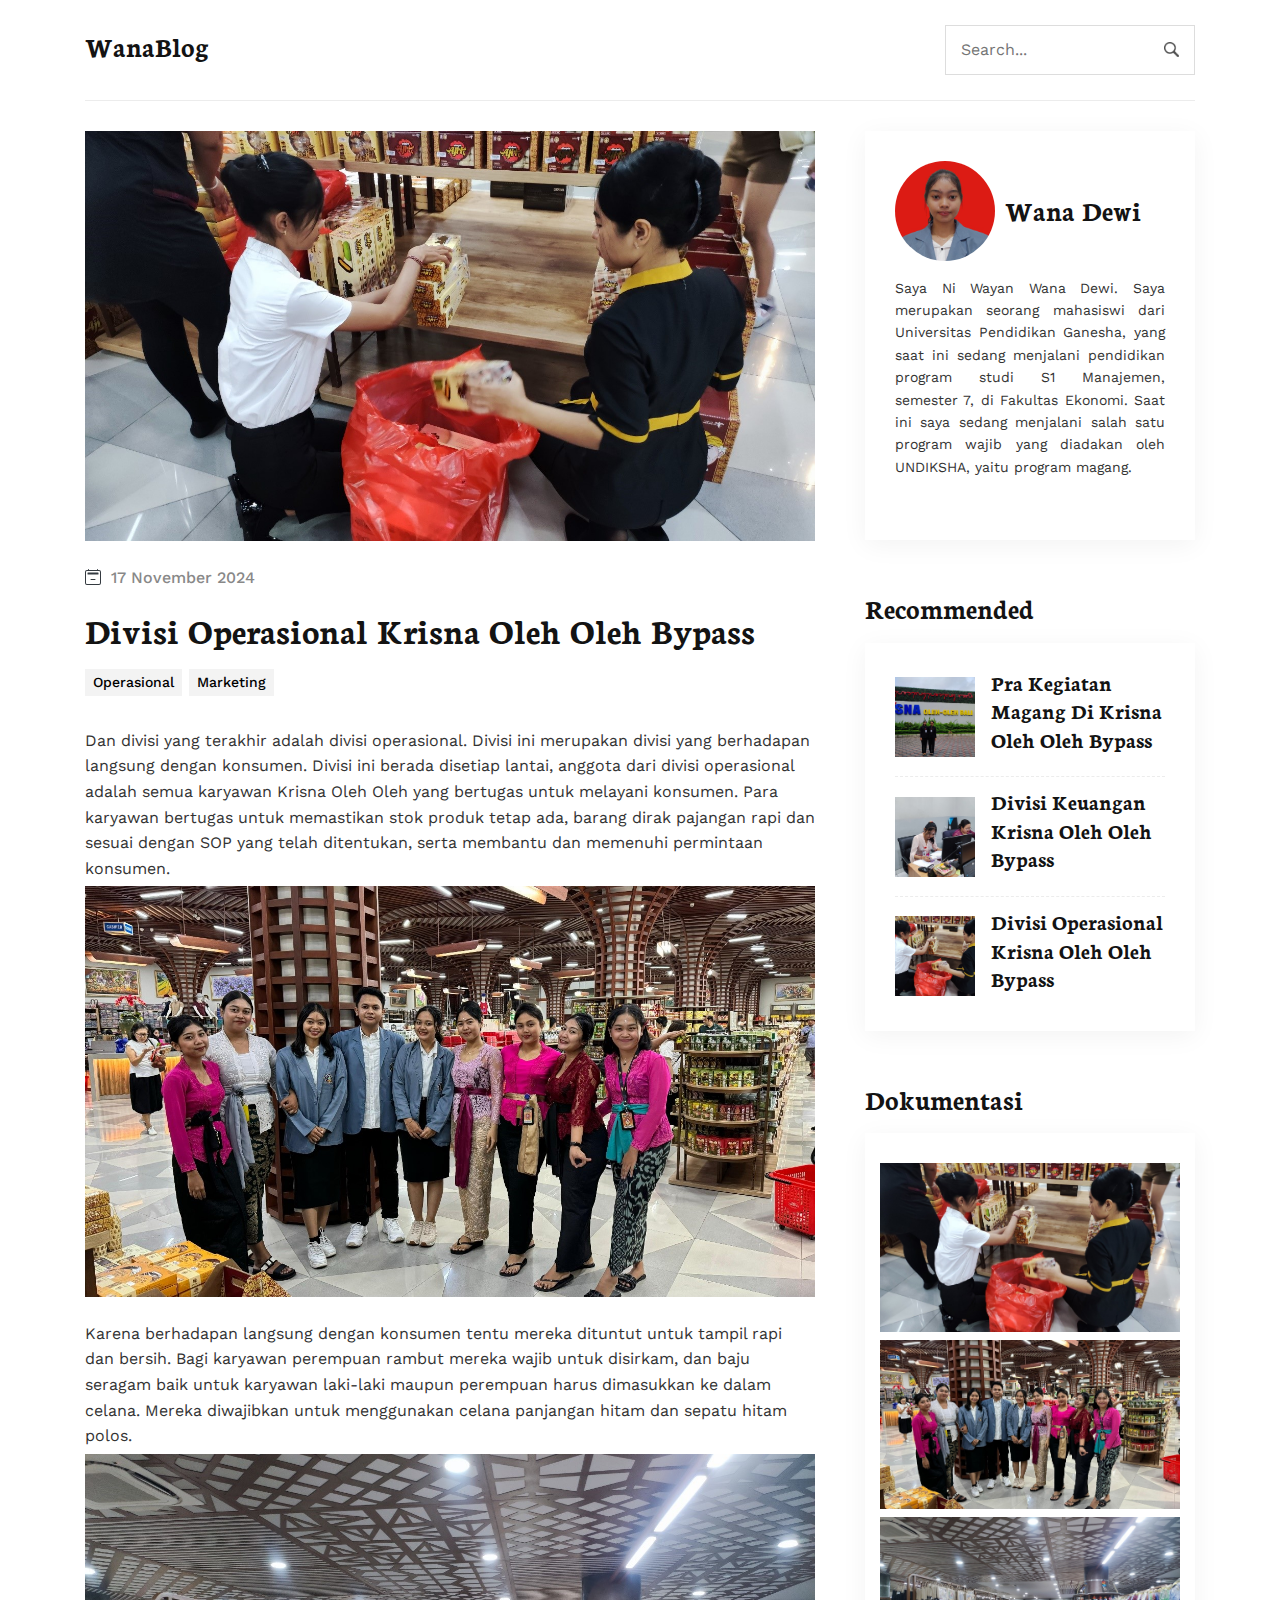
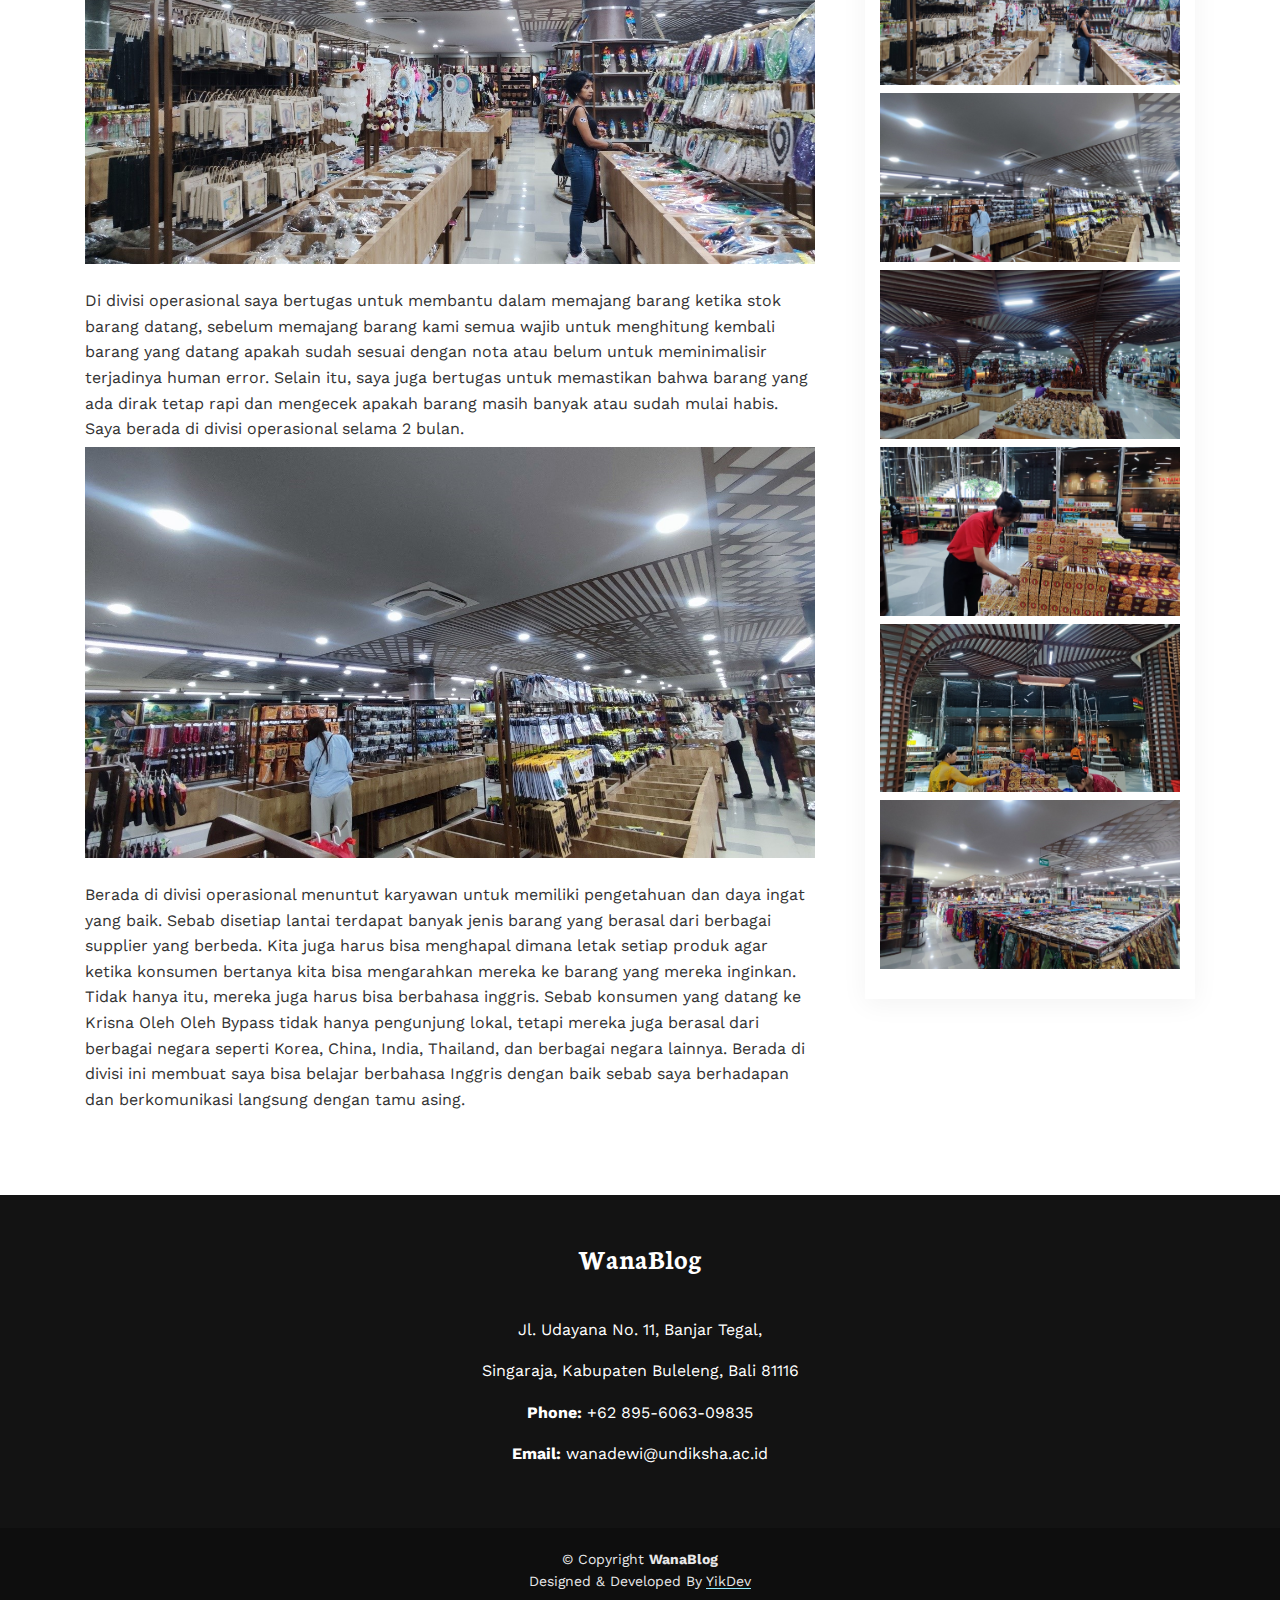
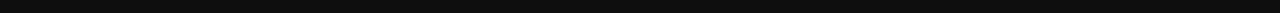
<file: article-4.html>
<!DOCTYPE html>

<!--
 // WEBSITE: https://themefisher.com
 // TWITTER: https://twitter.com/themefisher
 // FACEBOOK: https://www.facebook.com/themefisher
 // GITHUB: https://github.com/themefisher/
-->

<html lang="en-us">

<head>
	<meta charset="utf-8">
	<title>Wana - Blog Magang</title>
	<meta name="viewport" content="width=device-width, initial-scale=1, maximum-scale=5">
	<meta name="description" content="This is meta description">
	<meta name="author" content="Themefisher">
	<link rel="shortcut icon" href="images/favicon.png" type="image/x-icon">
	<link rel="icon" href="images/favicon.png" type="image/x-icon">

	<!-- # Google Fonts -->
	<link rel="preconnect" href="https://fonts.googleapis.com">
	<link rel="preconnect" href="https://fonts.gstatic.com" crossorigin>
	<link href="https://fonts.googleapis.com/css2?family=Neuton:wght@700&family=Work+Sans:wght@400;500;600;700&display=swap" rel="stylesheet">

	<!-- # CSS Plugins -->
	<link rel="stylesheet" href="plugins/bootstrap/bootstrap.min.css">

	<!-- # Main Style Sheet -->
	<link rel="stylesheet" href="css/style.css">
</head>

<body>

<header class="navigation">
  <div class="container">
    <nav class="navbar navbar-expand-lg navbar-light px-0">
      <a class="navbar-brand order-1 py-0" href="index.html">
		<h2>WanaBlog</h2>
      </a>
      <div class="navbar-actions order-3 ml-0 ml-md-4">
        <button aria-label="navbar toggler" class="navbar-toggler border-0" type="button" data-toggle="collapse"
          data-target="#navigation"> <span class="navbar-toggler-icon"></span>
        </button>
      </div>
      <form action="#!" class="search order-lg-3 order-md-2 order-3 ml-auto">
        <input id="search-query" name="s" type="search" placeholder="Search..." autocomplete="off">
      </form>
      <div class="collapse navbar-collapse text-center order-lg-2 order-4" id="navigation">
      </div>
    </nav>
  </div>
</header>

<main>
	<section class="section">
		<div class="container">
			<div class="row">
				<div class="col-lg-8 mb-5 mb-lg-0">
					<article>
						<img loading="lazy" decoding="async" src="images/artikel-4/img-1.jpg" alt="Post Thumbnail" class="w-100">
						<ul class="post-meta mb-2 mt-4">
							<li>
								<svg xmlns="http://www.w3.org/2000/svg" width="16" height="16" fill="currentColor" style="margin-right:5px;margin-top:-4px" class="text-dark" viewBox="0 0 16 16">
									<path d="M5.5 10.5A.5.5 0 0 1 6 10h4a.5.5 0 0 1 0 1H6a.5.5 0 0 1-.5-.5z" />
									<path d="M3.5 0a.5.5 0 0 1 .5.5V1h8V.5a.5.5 0 0 1 1 0V1h1a2 2 0 0 1 2 2v11a2 2 0 0 1-2 2H2a2 2 0 0 1-2-2V3a2 2 0 0 1 2-2h1V.5a.5.5 0 0 1 .5-.5zM2 2a1 1 0 0 0-1 1v11a1 1 0 0 0 1 1h12a1 1 0 0 0 1-1V3a1 1 0 0 0-1-1H2z" />
									<path d="M2.5 4a.5.5 0 0 1 .5-.5h10a.5.5 0 0 1 .5.5v1a.5.5 0 0 1-.5.5H3a.5.5 0 0 1-.5-.5V4z" />
								</svg> <span>17 November 2024</span>
							</li>
						</ul>
						<h1 class="my-3">Divisi Operasional Krisna Oleh Oleh Bypass</h1>
						<ul class="post-meta mb-4">
							<li> 
								<a href="">operasional</a>
								<a href="">marketing</a>
							</li>
						</ul>
						<div class="content text-left">
							<p>
                Dan divisi yang terakhir adalah divisi operasional. Divisi ini merupakan divisi yang berhadapan langsung dengan konsumen. Divisi ini berada disetiap lantai, anggota dari divisi operasional adalah semua karyawan Krisna Oleh Oleh yang bertugas untuk melayani konsumen. Para karyawan bertugas untuk memastikan stok produk tetap ada, barang dirak pajangan rapi dan sesuai dengan SOP yang telah ditentukan, serta membantu dan memenuhi permintaan konsumen.
							</p>
              <img loading="lazy" decoding="async" class="w-100 d-block mb-4" src="images/artikel-4/img-2.jpg" alt="THIS IS AN IMAGE">
							<p>
								Karena berhadapan langsung dengan konsumen tentu mereka dituntut untuk tampil rapi dan bersih. Bagi karyawan perempuan rambut mereka wajib untuk disirkam, dan baju seragam baik untuk karyawan laki-laki maupun perempuan harus dimasukkan ke dalam celana. Mereka diwajibkan untuk menggunakan celana panjangan hitam dan sepatu hitam polos.
							</p>
							<img loading="lazy" decoding="async" class="w-100 d-block mb-4" src="images/artikel-4/img-3.jpg" alt="THIS IS AN IMAGE">
							<p>
                Di divisi operasional saya bertugas untuk membantu dalam memajang barang ketika stok barang datang, sebelum memajang barang kami semua wajib untuk menghitung kembali barang yang datang apakah sudah sesuai dengan nota atau belum untuk meminimalisir terjadinya human error. Selain itu, saya juga bertugas untuk memastikan bahwa barang yang ada dirak tetap rapi dan mengecek apakah barang masih banyak atau sudah mulai habis. Saya berada di divisi operasional selama 2 bulan.
							</p>
              <img loading="lazy" decoding="async" class="w-100 d-block mb-4" src="images/artikel-4/img-4.jpg" alt="THIS IS AN IMAGE">
							<p>
                Berada di divisi operasional menuntut karyawan untuk memiliki pengetahuan dan daya ingat yang baik. Sebab disetiap lantai terdapat banyak jenis barang yang berasal dari berbagai supplier yang berbeda. Kita juga harus bisa menghapal dimana letak setiap produk agar ketika konsumen bertanya kita bisa mengarahkan mereka ke barang yang mereka inginkan. Tidak hanya itu, mereka juga harus bisa berbahasa inggris. Sebab konsumen yang datang ke Krisna Oleh Oleh Bypass tidak hanya pengunjung lokal, tetapi mereka juga berasal dari berbagai negara seperti Korea, China, India, Thailand, dan berbagai negara lainnya. Berada di divisi ini membuat saya bisa belajar berbahasa Inggris dengan baik sebab saya berhadapan dan berkomunikasi langsung dengan tamu asing.
							</p>
						</div>
					</article>
				</div>
        <div class="col-lg-4">
          <div class="widget-blocks">
            <div class="row">
              <div class="col-lg-12">
                <div class="widget">
                  <div class="widget-body">
                    <div class="d-flex align-items-center">
                      <img loading="lazy" decoding="async" src="images/author.jpg" alt="About Me" style="border-radius: 999999999px; height: 100px;" class="d-block">
                      <h2 class="widget-title my-3" style="margin-left: 10px;">Wana Dewi</h2>
                    </div>
                    <p class="mb-3 py-3" style="text-align: justify; font-size: 14px;">
                      Saya Ni Wayan Wana Dewi. Saya merupakan seorang mahasiswi dari Universitas Pendidikan Ganesha, yang saat ini sedang menjalani pendidikan program studi S1 Manajemen, semester 7, di Fakultas Ekonomi. Saat ini saya sedang menjalani salah satu program wajib yang diadakan oleh UNDIKSHA, yaitu program magang.	
                  </p> 
                  </div>
                </div>
              </div>
              <div class="col-lg-12 col-md-6">
                <div class="widget">
                  <h2 class="section-title mb-3">Recommended</h2>
                  <div class="widget-body">
                    <div class="widget-list">
                      <a class="media align-items-center" href="article-1.html">
                        <img loading="lazy" decoding="async" src="images/artikel-1/img-1.jpg" alt="Post Thumbnail" class="w-100">
                        <div class="media-body ml-3">
                          <h3 style="margin-top:-5px">Pra Kegiatan Magang Di Krisna Oleh Oleh Bypass</h3>
                        </div>
                      </a>
                      <a class="media align-items-center" href="article-2.html"> 
                <img loading="lazy" decoding="async" src="images/artikel-2/img-1.jpg" alt="Post Thumbnail" class="w-100">
                        <div class="media-body ml-3">
                          <h3 style="margin-top:-5px">Divisi Keuangan Krisna Oleh Oleh Bypass</h3>
                        </div>
                      </a>
                      <a class="media align-items-center" href="article-4.html">
                        <img loading="lazy" decoding="async" src="images/artikel-4/img-1.jpg" alt="Post Thumbnail" class="w-100">
                        <div class="media-body ml-3">
                          <h3 style="margin-top:-5px">Divisi Operasional Krisna Oleh Oleh Bypass</h3>
                        </div>
                      </a>
                    </div>
                  </div>
                </div>
              </div>
              <!-- <div class="col-lg-12 col-md-6">
                <div class="widget">
                  <h2 class="section-title mb-3">Categories</h2>
                  <div class="widget-body">
                    <ul class="widget-list">
                      <li><a href="#!">operasional<span class="ml-auto">(3)</span></a>
                      </li>
                      <li><a href="#!">finance<span class="ml-auto">(2)</span></a>
                      </li>
                      <li><a href="#!">marketing<span class="ml-auto">(1)</span></a>
                      </li>
                      <li><a href="#!">gudang<span class="ml-auto">(4)</span></a>
                      </li>
                      <li><a href="#!">manajemen<span class="ml-auto">(2)</span></a>
                      </li>
                      <li><a href="#!">accounting<span class="ml-auto">(5)</span></a>
                      </li>
                      <li><a href="#!">stock<span class="ml-auto">(1)</span></a>
                      </li>
                    </ul>
                  </div>
                </div>
              </div> -->
              <div class="col-lg-12 col-md-6">
                <div class="widget">
                  <h2 class="section-title mb-3">Dokumentasi</h2>
                  <div class="widget-body ">
                    <div class="row g-2">
                      <img src="./images/artikel-4/img-1.jpg" class="img-fluid" alt="">
                      <img src="./images/artikel-4/img-2.jpg" class="img-fluid mt-2" alt="">
                      <img src="./images/artikel-4/img-3.jpg" class="img-fluid mt-2" alt="">
                      <img src="./images/artikel-4/img-4.jpg" class="img-fluid mt-2" alt="">
                      <img src="./images/artikel-4/img-5.jpg" class="img-fluid mt-2" alt="">
                      <img src="./images/artikel-4/img-6.jpg" class="img-fluid mt-2" alt="">
                      <img src="./images/artikel-4/img-14.jpg" class="img-fluid mt-2" alt="">
                      <img src="./images/artikel-4/img-7.jpg" class="img-fluid mt-2" alt="">
                    </div>
                  </div>
                </div>
              </div>
            </div>
          </div>
        </div>
			</div>
		</div>
	</section>
</main>

<footer class="bg-dark mt-5">
  <div class="container section">
    <div class="row">
      <div class="col-lg-10 mx-auto text-center">
        <a class="d-inline-block mb-4 pb-2" href="index.html">
          <h2 class="text-white">WanaBlog</h2>
        </a>
        <p class="text-center text-white">Jl. Udayana No. 11, Banjar Tegal, </p>
        <p class="text-center text-white">Singaraja, Kabupaten Buleleng, Bali 81116</p>
        <p class="mt-3 text-center text-white"><strong>Phone:</strong> <span>+62 895-6063-09835</span></p>
        <p class="text-center text-white"><strong>Email:</strong> <span>wanadewi@undiksha.ac.id</span></p>
      </div>
    </div>
  </div>
  <div class="copyright bg-dark content">
    © <span>Copyright</span> <strong> WanaBlog</strong> <br>
    Designed &amp; Developed By <a href="">YikDev</a>
  </div>
</footer>


<!-- # JS Plugins -->
<script src="plugins/jquery/jquery.min.js"></script>
<script src="plugins/bootstrap/bootstrap.min.js"></script>

<!-- Main Script -->
<script src="js/script.js"></script>

</body>
</html>
</file>
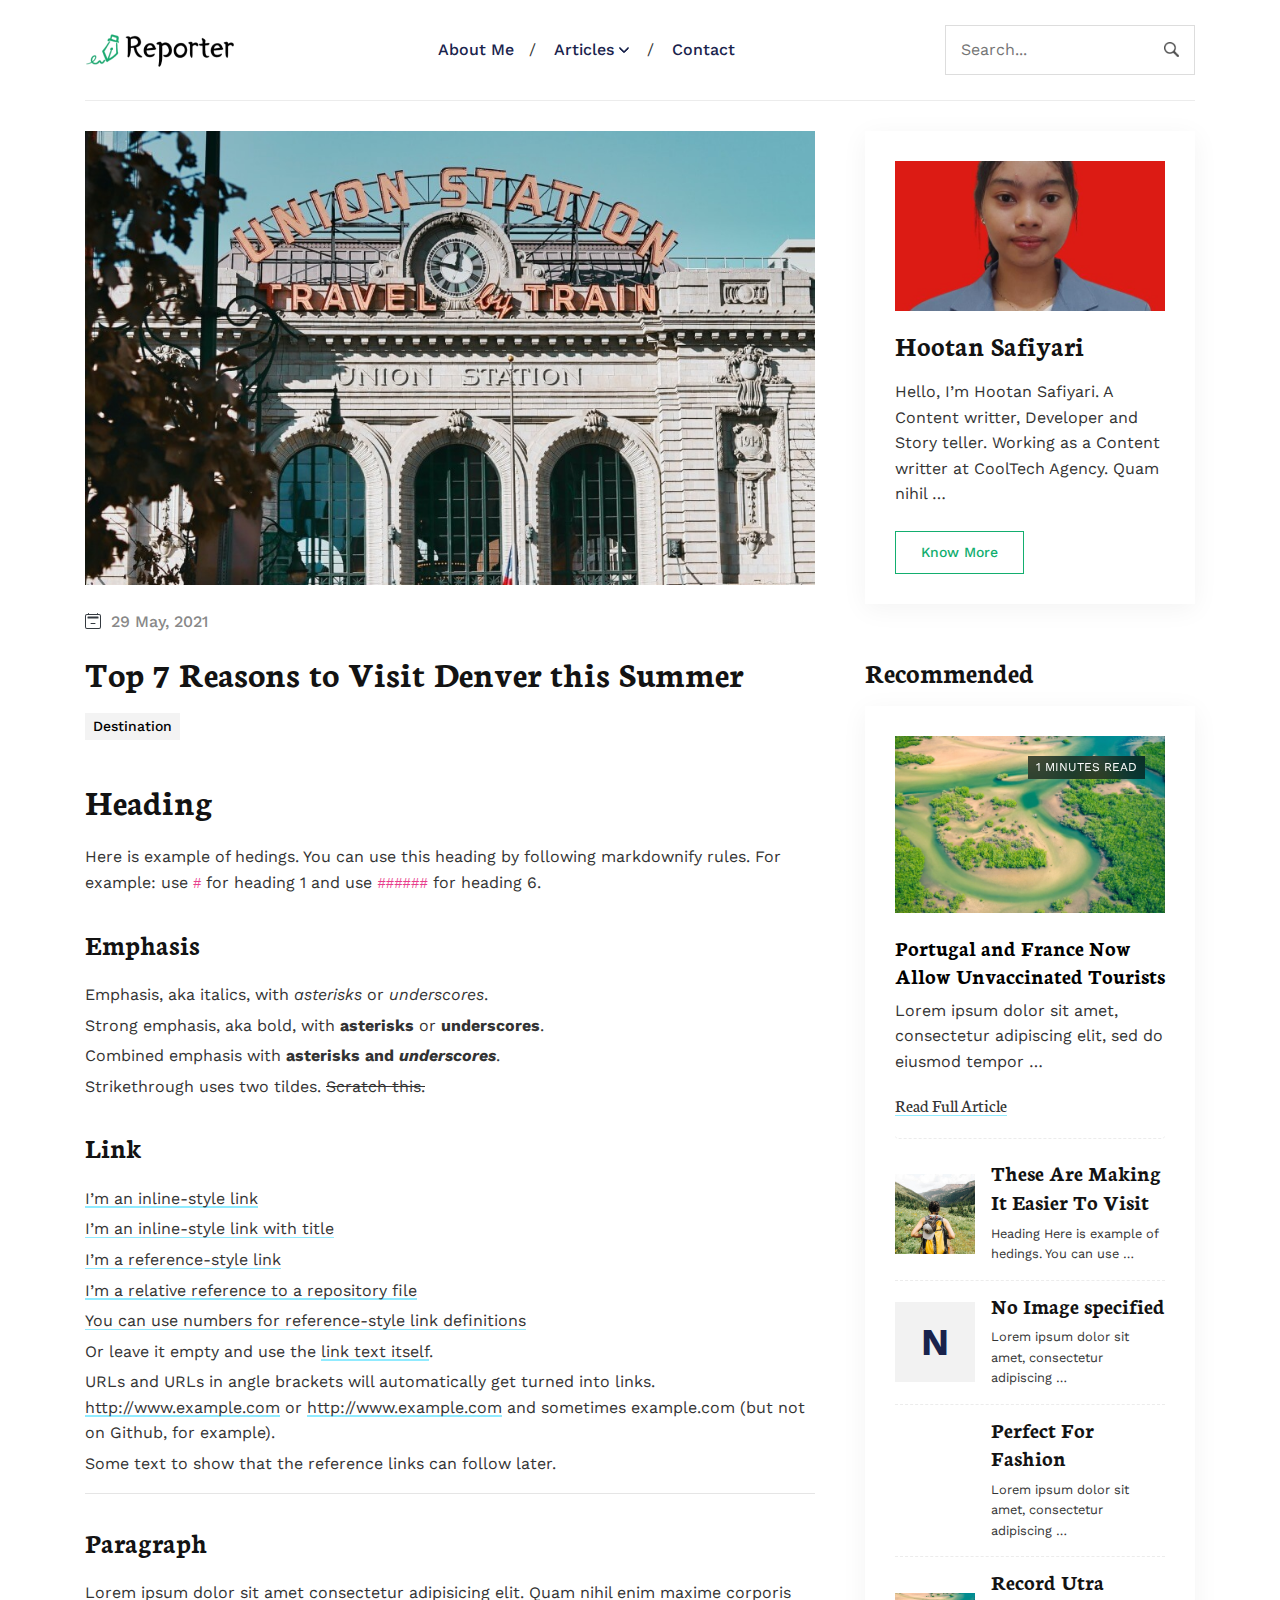
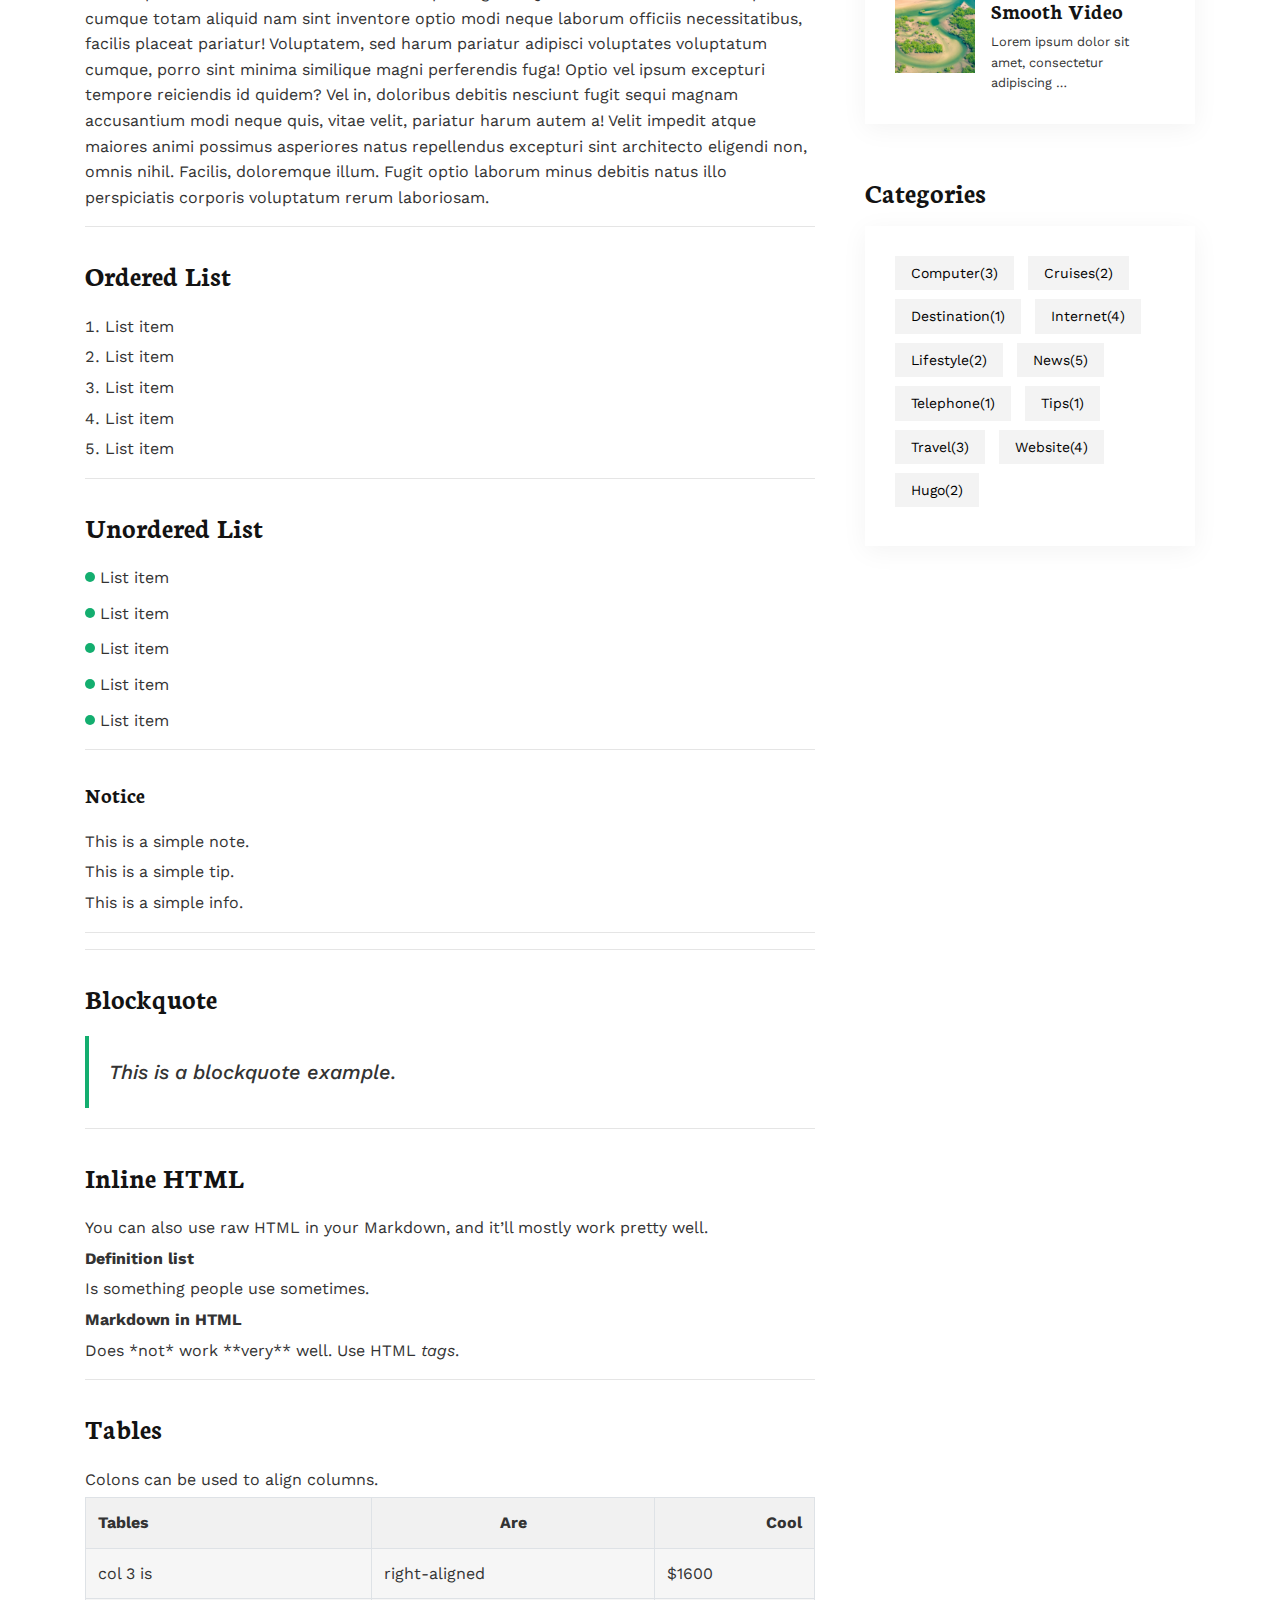
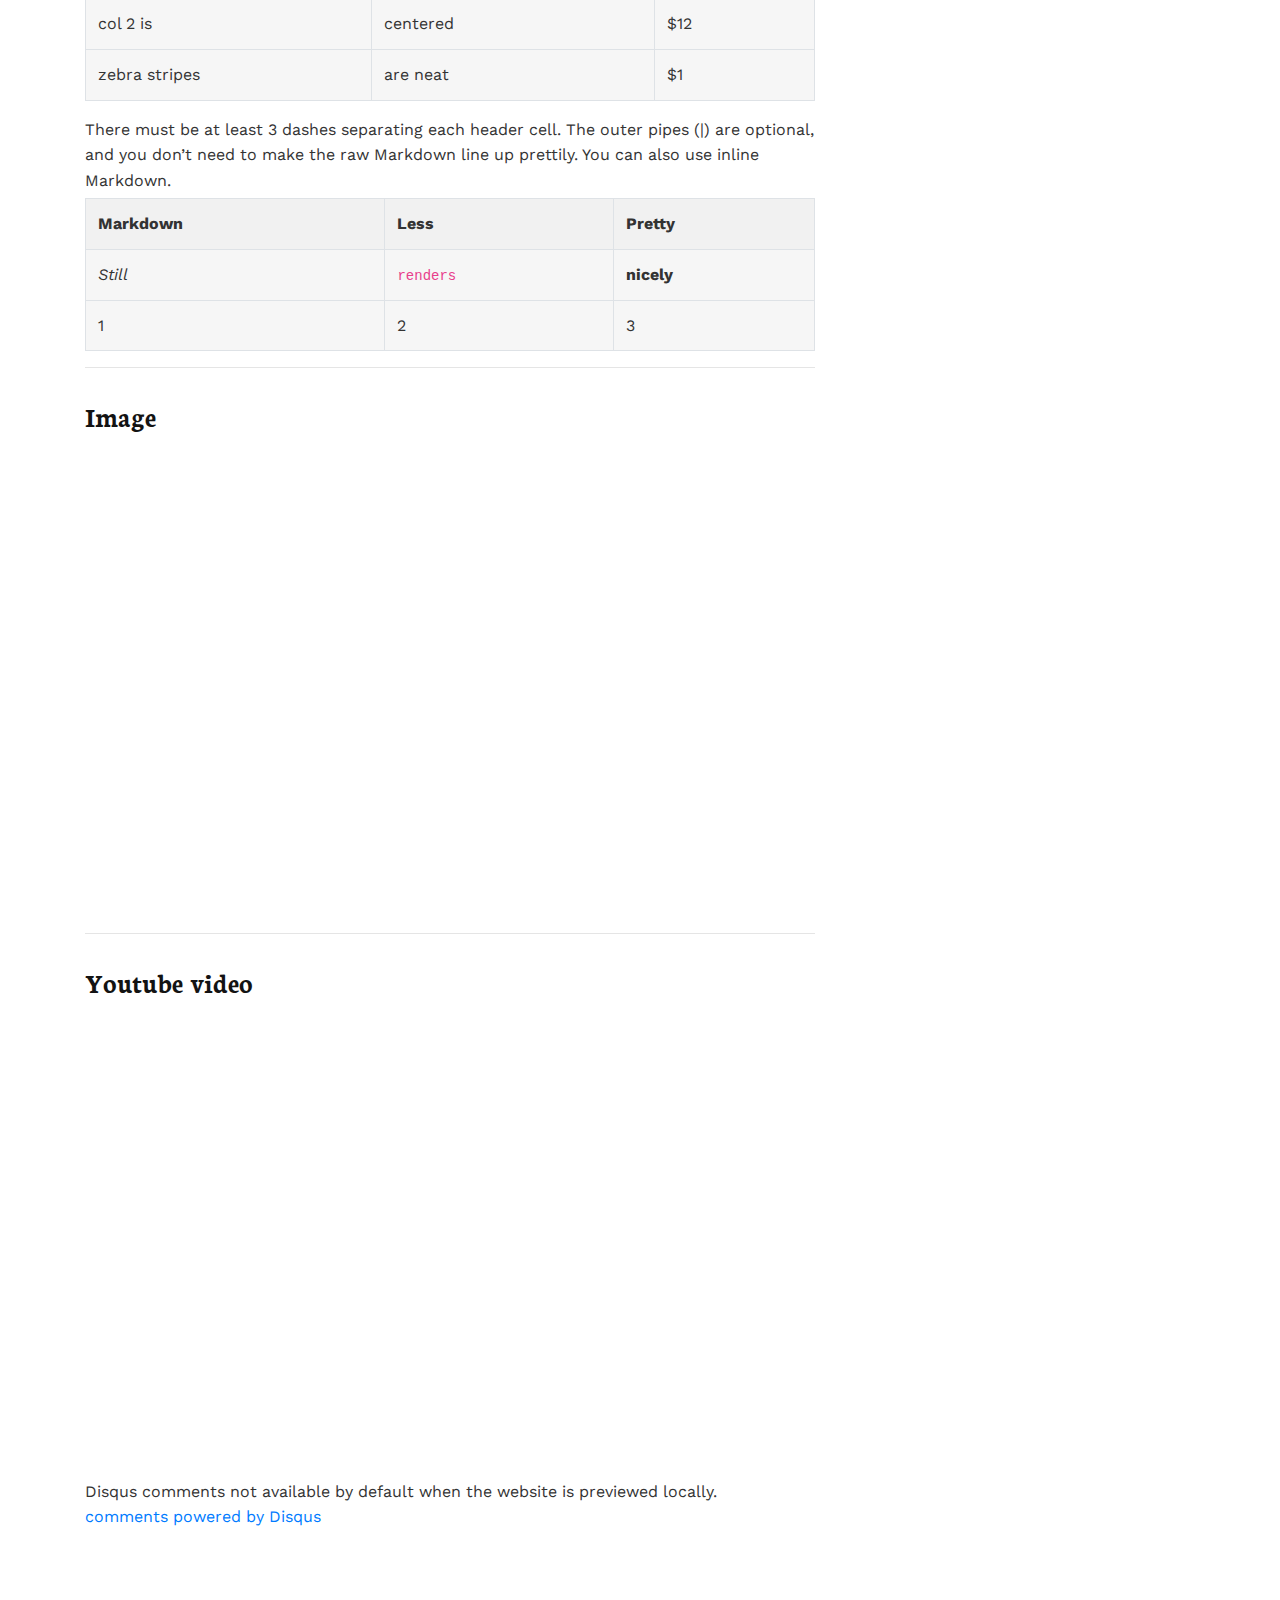
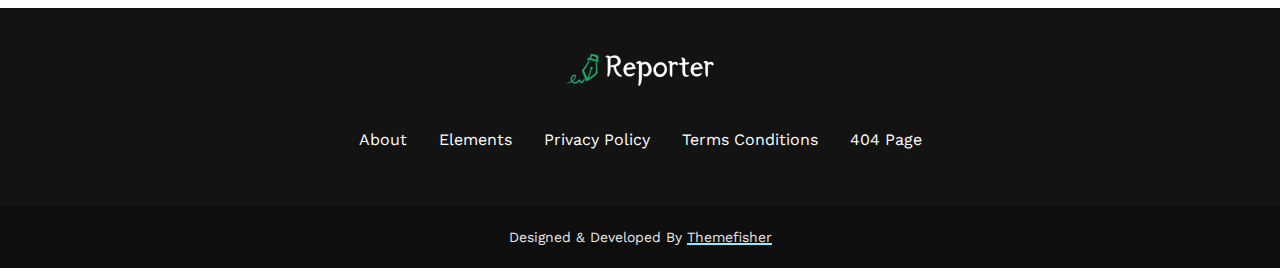
<file: article.html>
<!DOCTYPE html>

<!--
 // WEBSITE: https://themefisher.com
 // TWITTER: https://twitter.com/themefisher
 // FACEBOOK: https://www.facebook.com/themefisher
 // GITHUB: https://github.com/themefisher/
-->

<html lang="en-us">

<head>
	<meta charset="utf-8">
	<title>Reporter - HTML Blog Template</title>
	<meta name="viewport" content="width=device-width, initial-scale=1, maximum-scale=5">
	<meta name="description" content="This is meta description">
	<meta name="author" content="Themefisher">
	<link rel="shortcut icon" href="images/favicon.png" type="image/x-icon">
	<link rel="icon" href="images/favicon.png" type="image/x-icon">

	<!-- # Google Fonts -->
	<link rel="preconnect" href="https://fonts.googleapis.com">
	<link rel="preconnect" href="https://fonts.gstatic.com" crossorigin>
	<link href="https://fonts.googleapis.com/css2?family=Neuton:wght@700&family=Work+Sans:wght@400;500;600;700&display=swap" rel="stylesheet">

	<!-- # CSS Plugins -->
	<link rel="stylesheet" href="plugins/bootstrap/bootstrap.min.css">

	<!-- # Main Style Sheet -->
	<link rel="stylesheet" href="css/style.css">
</head>

<body>

<header class="navigation">
  <div class="container">
    <nav class="navbar navbar-expand-lg navbar-light px-0">
      <a class="navbar-brand order-1 py-0" href="index.html">
        <img loading="prelaod" decoding="async" class="img-fluid" src="images/logo.png" alt="Reporter Hugo">
      </a>
      <div class="navbar-actions order-3 ml-0 ml-md-4">
        <button aria-label="navbar toggler" class="navbar-toggler border-0" type="button" data-toggle="collapse"
          data-target="#navigation"> <span class="navbar-toggler-icon"></span>
        </button>
      </div>
      <form action="#!" class="search order-lg-3 order-md-2 order-3 ml-auto">
        <input id="search-query" name="s" type="search" placeholder="Search..." autocomplete="off">
      </form>
      <div class="collapse navbar-collapse text-center order-lg-2 order-4" id="navigation">
        <ul class="navbar-nav mx-auto mt-3 mt-lg-0">
          <li class="nav-item"> <a class="nav-link" href="about.html">About Me</a>
          </li>
          <li class="nav-item dropdown"> <a class="nav-link dropdown-toggle" href="#" role="button"
              data-toggle="dropdown" aria-haspopup="true" aria-expanded="false">
              Articles
            </a>
            <div class="dropdown-menu"> <a class="dropdown-item" href="travel.html">Travel</a>
              <a class="dropdown-item" href="travel.html">Lifestyle</a>
              <a class="dropdown-item" href="travel.html">Cruises</a>
            </div>
          </li>
          <li class="nav-item"> <a class="nav-link" href="contact.html">Contact</a>
          </li>
        </ul>
      </div>
    </nav>
  </div>
</header>

<main>
	<section class="section">
		<div class="container">
			<div class="row">
				<div class="col-lg-8 mb-5 mb-lg-0">
					<article>
						<img loading="lazy" decoding="async" src="images/post/post-4.jpg" alt="Post Thumbnail" class="w-100">
						<ul class="post-meta mb-2 mt-4">
							<li>
								<svg xmlns="http://www.w3.org/2000/svg" width="16" height="16" fill="currentColor" style="margin-right:5px;margin-top:-4px" class="text-dark" viewBox="0 0 16 16">
									<path d="M5.5 10.5A.5.5 0 0 1 6 10h4a.5.5 0 0 1 0 1H6a.5.5 0 0 1-.5-.5z" />
									<path d="M3.5 0a.5.5 0 0 1 .5.5V1h8V.5a.5.5 0 0 1 1 0V1h1a2 2 0 0 1 2 2v11a2 2 0 0 1-2 2H2a2 2 0 0 1-2-2V3a2 2 0 0 1 2-2h1V.5a.5.5 0 0 1 .5-.5zM2 2a1 1 0 0 0-1 1v11a1 1 0 0 0 1 1h12a1 1 0 0 0 1-1V3a1 1 0 0 0-1-1H2z" />
									<path d="M2.5 4a.5.5 0 0 1 .5-.5h10a.5.5 0 0 1 .5.5v1a.5.5 0 0 1-.5.5H3a.5.5 0 0 1-.5-.5V4z" />
								</svg> <span>29 May, 2021</span>
							</li>
						</ul>
						<h1 class="my-3">Top 7 Reasons to Visit Denver this Summer</h1>
						<ul class="post-meta mb-4">
							<li> <a href="/categories/destination">destination</a>
							</li>
						</ul>
						<div class="content text-left">
							<h1 id="heading">Heading</h1>
							<p>Here is example of hedings. You can use this heading by following markdownify rules. For example: use <code>#</code> for heading 1 and use <code>######</code> for heading 6.</p>
							<h2 id="emphasis">Emphasis</h2>
							<p>Emphasis, aka italics, with <em>asterisks</em> or <em>underscores</em>.</p>
							<p>Strong emphasis, aka bold, with <strong>asterisks</strong> or <strong>underscores</strong>.</p>
							<p>Combined emphasis with <strong>asterisks and <em>underscores</em></strong>.</p>
							<p>Strikethrough uses two tildes. <del>Scratch this.</del>
							</p>
							<!-- table of content -->
							<h2 id="link">Link</h2>
							<p><a href="#!">I&rsquo;m an inline-style link</a>
							</p>
							<p><a href="#!" title="Google's Homepage">I&rsquo;m an inline-style link with title</a>
							</p>
							<p><a href="https://www.themefisher.com">I&rsquo;m a reference-style link</a>
							</p>
							<p><a href="#!">I&rsquo;m a relative reference to a repository file</a>
							</p>
							<p><a href="https://gethugothemes.com">You can use numbers for reference-style link definitions</a>
							</p>
							<p>Or leave it empty and use the <a href="https://www.getjekyllthemes.com">link text itself</a>.</p>
							<p>URLs and URLs in angle brackets will automatically get turned into links.
<a href="http://www.example.com">http://www.example.com</a> or <a href="http://www.example.com">http://www.example.com</a> and sometimes example.com (but not on Github, for example).</p>
							<p>Some text to show that the reference links can follow later.</p>
							<hr>
							<h2 id="paragraph">Paragraph</h2>
							<p>Lorem ipsum dolor sit amet consectetur adipisicing elit. Quam nihil enim maxime corporis cumque totam aliquid nam sint inventore optio modi neque laborum officiis necessitatibus, facilis placeat pariatur! Voluptatem, sed harum pariatur adipisci voluptates voluptatum cumque, porro sint minima similique magni perferendis fuga! Optio vel ipsum excepturi tempore reiciendis id quidem? Vel in, doloribus debitis nesciunt fugit sequi magnam accusantium modi neque quis, vitae velit, pariatur harum autem a! Velit impedit atque maiores animi possimus asperiores natus repellendus excepturi sint architecto eligendi non, omnis nihil. Facilis, doloremque illum. Fugit optio laborum minus debitis natus illo perspiciatis corporis voluptatum rerum laboriosam.</p>
							<hr>
							<h2 id="ordered-list">Ordered List</h2>
							<ol>
								<li>List item</li>
								<li>List item</li>
								<li>List item</li>
								<li>List item</li>
								<li>List item</li>
							</ol>
							<hr>
							<h2 id="unordered-list">Unordered List</h2>
							<ul>
								<li>List item</li>
								<li>List item</li>
								<li>List item</li>
								<li>List item</li>
								<li>List item</li>
							</ul>
							<hr>
							<h3 id="notice">Notice</h3>
							<div class="notices note">
								<p>This is a simple note.</p>
							</div>
							<div class="notices tip">
								<p>This is a simple tip.</p>
							</div>
							<div class="notices info">
								<p>This is a simple info.</p>
							</div>
							<hr>
							<hr>
							<h2 id="blockquote">Blockquote</h2>
							<blockquote>
								<p>This is a blockquote example.</p>
							</blockquote>
							<hr>
							<h2 id="inline-html">Inline HTML</h2>
							<p>You can also use raw HTML in your Markdown, and it&rsquo;ll mostly work pretty well.</p>
							<dl> <dt>Definition list</dt>
								<dd>Is something people use sometimes.</dd> <dt>Markdown in HTML</dt>
								<dd>Does *not* work **very** well. Use HTML <em>tags</em>.</dd>
							</dl>
							<hr>
							<h2 id="tables">Tables</h2>
							<p>Colons can be used to align columns.</p>
							<table>
								<thead>
									<tr>
										<th>Tables</th>
										<th style="text-align:center">Are</th>
										<th style="text-align:right">Cool</th>
									</tr>
								</thead>
								<tbody>
									<tr>
										<td>col 3 is</td>
										<td style="text-align:center">right-aligned</td>
										<td style="text-align:right">$1600</td>
									</tr>
									<tr>
										<td>col 2 is</td>
										<td style="text-align:center">centered</td>
										<td style="text-align:right">$12</td>
									</tr>
									<tr>
										<td>zebra stripes</td>
										<td style="text-align:center">are neat</td>
										<td style="text-align:right">$1</td>
									</tr>
								</tbody>
							</table>
							<p>There must be at least 3 dashes separating each header cell. The outer pipes (|) are optional, and you don&rsquo;t need to make the raw Markdown line up prettily. You can also use inline Markdown.</p>
							<table>
								<thead>
									<tr>
										<th>Markdown</th>
										<th>Less</th>
										<th>Pretty</th>
									</tr>
								</thead>
								<tbody>
									<tr>
										<td><em>Still</em>
										</td>
										<td><code>renders</code>
										</td>
										<td><strong>nicely</strong>
										</td>
									</tr>
									<tr>
										<td>1</td>
										<td>2</td>
										<td>3</td>
									</tr>
								</tbody>
							</table>
							<hr>
							<h2 id="image">Image</h2>
							<img loading="lazy" decoding="async" class="w-100 d-block mb-4" src="images/post/post-1.jpg" alt="THIS IS AN IMAGE">
							<hr>
							<h2 id="youtube-video">Youtube video</h2>
							<div style="position: relative; padding-bottom: 56.25%; height: 0; overflow: hidden;">
								<iframe src="https://www.youtube-nocookie.com/embed/DDpXdljhstg" style="position: absolute; top: 0; left: 0; width: 100%; height: 100%; border:0;" allowfullscreen title="YouTube Video"allow="accelerometer; autoplay; clipboard-write; encrypted-media; gyroscope; picture-in-picture" allowfullscreen></iframe>
							</div>
						</div>
					</article>
					<div class="mt-5">
						<div id="disqus_thread"></div>
						<script type="application/javascript">
							var disqus_config = function () {
							    
							    
							    
							    };
							    (function() {
							        if (["localhost", "127.0.0.1"].indexOf(window.location.hostname) != -1) {
							            document.getElementById('disqus_thread').innerHTML = 'Disqus comments not available by default when the website is previewed locally.';
							            return;
							        }
							        var d = document, s = d.createElement('script'); s.async = true;
							        s.src = '//' + "themefisher-template" + '.disqus.com/embed.js';
							        s.setAttribute('data-timestamp', +new Date());
							        (d.head || d.body).appendChild(s);
							    })();
						</script>
						<noscript>Please enable JavaScript to view the <a href="https://disqus.com/?ref_noscript">comments powered by Disqus.</a>
						</noscript>
<a href="https://disqus.com" class="dsq-brlink">comments powered by <span class="logo-disqus">Disqus</span></a>
					</div>
				</div>
        <div class="col-lg-4">
  <div class="widget-blocks">
    <div class="row">
      <div class="col-lg-12">
        <div class="widget">
          <div class="widget-body">
            <img loading="lazy" decoding="async" src="images/author.jpg" alt="About Me" class="w-100 author-thumb-sm d-block">
            <h2 class="widget-title my-3">Hootan Safiyari</h2>
            <p class="mb-3 pb-2">Hello, I’m Hootan Safiyari. A Content writter, Developer and Story teller. Working as a Content writter at CoolTech Agency. Quam nihil …</p> <a href="about.html" class="btn btn-sm btn-outline-primary">Know
              More</a>
          </div>
        </div>
      </div>
      <div class="col-lg-12 col-md-6">
        <div class="widget">
          <h2 class="section-title mb-3">Recommended</h2>
          <div class="widget-body">
            <div class="widget-list">
              <article class="card mb-4">
                <div class="card-image">
                  <div class="post-info"> <span class="text-uppercase">1 minutes read</span>
                  </div>
                  <img loading="lazy" decoding="async" src="images/post/post-9.jpg" alt="Post Thumbnail" class="w-100">
                </div>
                <div class="card-body px-0 pb-1">
                  <h3><a class="post-title post-title-sm"
                      href="article.html">Portugal and France Now
                      Allow Unvaccinated Tourists</a></h3>
                  <p class="card-text">Lorem ipsum dolor sit amet, consectetur adipiscing elit, sed do eiusmod tempor …</p>
                  <div class="content"> <a class="read-more-btn" href="article.html">Read Full Article</a>
                  </div>
                </div>
              </article>
              <a class="media align-items-center" href="article.html">
                <img loading="lazy" decoding="async" src="images/post/post-2.jpg" alt="Post Thumbnail" class="w-100">
                <div class="media-body ml-3">
                  <h3 style="margin-top:-5px">These Are Making It Easier To Visit</h3>
                  <p class="mb-0 small">Heading Here is example of hedings. You can use …</p>
                </div>
              </a>
              <a class="media align-items-center" href="article.html"> <span class="image-fallback image-fallback-xs">No Image Specified</span>
                <div class="media-body ml-3">
                  <h3 style="margin-top:-5px">No Image specified</h3>
                  <p class="mb-0 small">Lorem ipsum dolor sit amet, consectetur adipiscing …</p>
                </div>
              </a>
              <a class="media align-items-center" href="article.html">
                <img loading="lazy" decoding="async" src="images/post/post-5.jpg" alt="Post Thumbnail" class="w-100">
                <div class="media-body ml-3">
                  <h3 style="margin-top:-5px">Perfect For Fashion</h3>
                  <p class="mb-0 small">Lorem ipsum dolor sit amet, consectetur adipiscing …</p>
                </div>
              </a>
              <a class="media align-items-center" href="article.html">
                <img loading="lazy" decoding="async" src="images/post/post-9.jpg" alt="Post Thumbnail" class="w-100">
                <div class="media-body ml-3">
                  <h3 style="margin-top:-5px">Record Utra Smooth Video</h3>
                  <p class="mb-0 small">Lorem ipsum dolor sit amet, consectetur adipiscing …</p>
                </div>
              </a>
            </div>
          </div>
        </div>
      </div>
      <div class="col-lg-12 col-md-6">
        <div class="widget">
          <h2 class="section-title mb-3">Categories</h2>
          <div class="widget-body">
            <ul class="widget-list">
              <li><a href="#!">computer<span class="ml-auto">(3)</span></a>
              </li>
              <li><a href="#!">cruises<span class="ml-auto">(2)</span></a>
              </li>
              <li><a href="#!">destination<span class="ml-auto">(1)</span></a>
              </li>
              <li><a href="#!">internet<span class="ml-auto">(4)</span></a>
              </li>
              <li><a href="#!">lifestyle<span class="ml-auto">(2)</span></a>
              </li>
              <li><a href="#!">news<span class="ml-auto">(5)</span></a>
              </li>
              <li><a href="#!">telephone<span class="ml-auto">(1)</span></a>
              </li>
              <li><a href="#!">tips<span class="ml-auto">(1)</span></a>
              </li>
              <li><a href="#!">travel<span class="ml-auto">(3)</span></a>
              </li>
              <li><a href="#!">website<span class="ml-auto">(4)</span></a>
              </li>
              <li><a href="#!">hugo<span class="ml-auto">(2)</span></a>
              </li>
            </ul>
          </div>
        </div>
      </div>
    </div>
  </div>
</div>
			</div>
		</div>
	</section>
</main>

<footer class="bg-dark mt-5">
  <div class="container section">
    <div class="row">
      <div class="col-lg-10 mx-auto text-center">
        <a class="d-inline-block mb-4 pb-2" href="index.html">
          <img loading="prelaod" decoding="async" class="img-fluid" src="images/logo-white.png" alt="Reporter Hugo">
        </a>
        <ul class="p-0 d-flex navbar-footer mb-0 list-unstyled">
          <li class="nav-item my-0"> <a class="nav-link" href="about.html">About</a></li>
          <li class="nav-item my-0"> <a class="nav-link" href="article.html">Elements</a></li>
          <li class="nav-item my-0"> <a class="nav-link" href="privacy-policy.html">Privacy Policy</a></li>
          <li class="nav-item my-0"> <a class="nav-link" href="terms-conditions.html">Terms Conditions</a></li>
          <li class="nav-item my-0"> <a class="nav-link" href="404.html">404 Page</a></li>
        </ul>
      </div>
    </div>
  </div>
  <div class="copyright bg-dark content">Designed &amp; Developed By <a href="https://themefisher.com/">Themefisher</a></div>
</footer>


<!-- # JS Plugins -->
<script src="plugins/jquery/jquery.min.js"></script>
<script src="plugins/bootstrap/bootstrap.min.js"></script>

<!-- Main Script -->
<script src="js/script.js"></script>

</body>
</html>
</file>
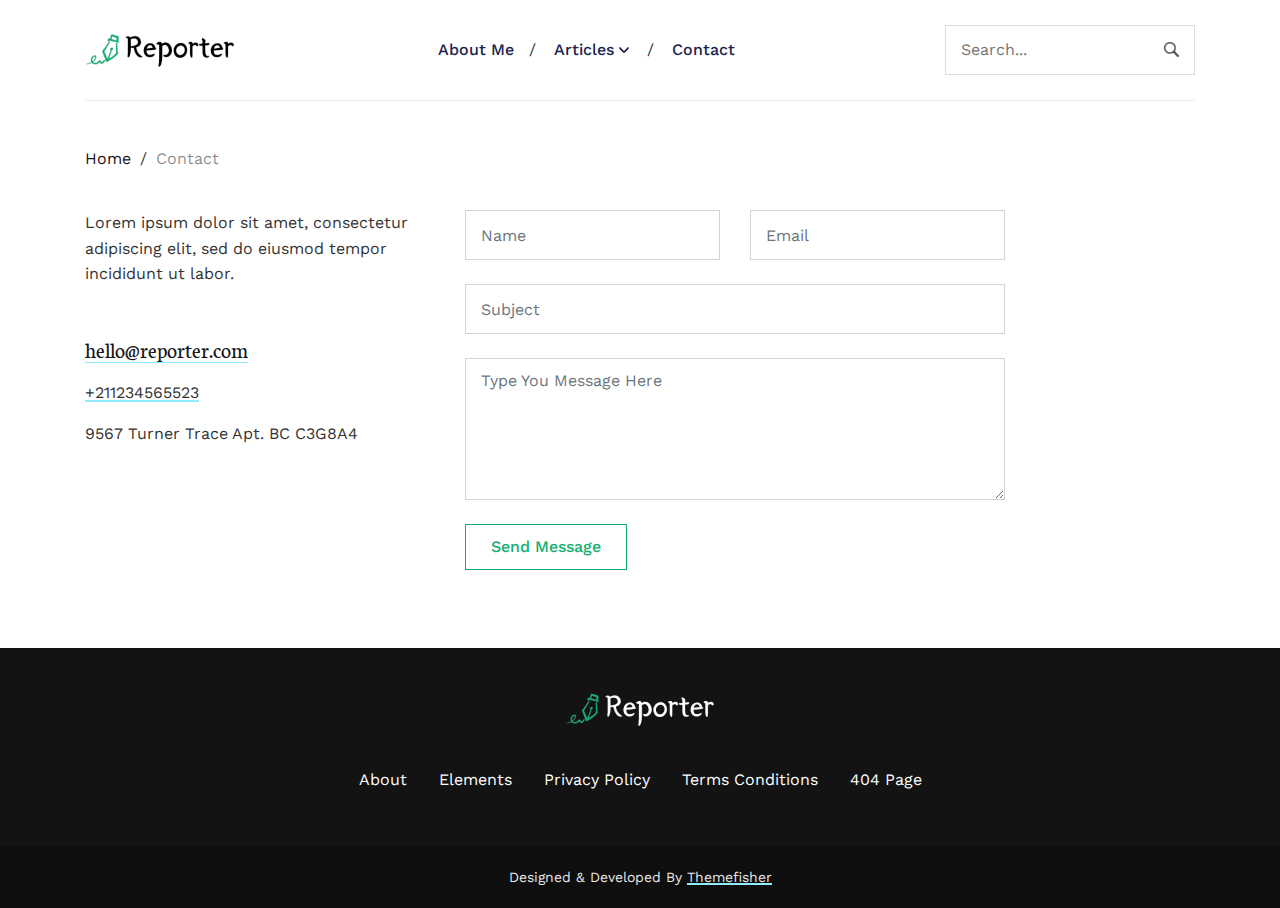
<file: contact.html>
<!DOCTYPE html>

<!--
 // WEBSITE: https://themefisher.com
 // TWITTER: https://twitter.com/themefisher
 // FACEBOOK: https://www.facebook.com/themefisher
 // GITHUB: https://github.com/themefisher/
-->

<html lang="en-us">

<head>
	<meta charset="utf-8">
	<title>Reporter - HTML Blog Template</title>
	<meta name="viewport" content="width=device-width, initial-scale=1, maximum-scale=5">
	<meta name="description" content="This is meta description">
	<meta name="author" content="Themefisher">
	<link rel="shortcut icon" href="images/favicon.png" type="image/x-icon">
	<link rel="icon" href="images/favicon.png" type="image/x-icon">

	<!-- # Google Fonts -->
	<link rel="preconnect" href="https://fonts.googleapis.com">
	<link rel="preconnect" href="https://fonts.gstatic.com" crossorigin>
	<link href="https://fonts.googleapis.com/css2?family=Neuton:wght@700&family=Work+Sans:wght@400;500;600;700&display=swap" rel="stylesheet">

	<!-- # CSS Plugins -->
	<link rel="stylesheet" href="plugins/bootstrap/bootstrap.min.css">

	<!-- # Main Style Sheet -->
	<link rel="stylesheet" href="css/style.css">
</head>

<body>

<header class="navigation">
  <div class="container">
    <nav class="navbar navbar-expand-lg navbar-light px-0">
      <a class="navbar-brand order-1 py-0" href="index.html">
        <img loading="prelaod" decoding="async" class="img-fluid" src="images/logo.png" alt="Reporter Hugo">
      </a>
      <div class="navbar-actions order-3 ml-0 ml-md-4">
        <button aria-label="navbar toggler" class="navbar-toggler border-0" type="button" data-toggle="collapse"
          data-target="#navigation"> <span class="navbar-toggler-icon"></span>
        </button>
      </div>
      <form action="#!" class="search order-lg-3 order-md-2 order-3 ml-auto">
        <input id="search-query" name="s" type="search" placeholder="Search..." autocomplete="off">
      </form>
      <div class="collapse navbar-collapse text-center order-lg-2 order-4" id="navigation">
        <ul class="navbar-nav mx-auto mt-3 mt-lg-0">
          <li class="nav-item"> <a class="nav-link" href="about.html">About Me</a>
          </li>
          <li class="nav-item dropdown"> <a class="nav-link dropdown-toggle" href="#" role="button"
              data-toggle="dropdown" aria-haspopup="true" aria-expanded="false">
              Articles
            </a>
            <div class="dropdown-menu"> <a class="dropdown-item" href="travel.html">Travel</a>
              <a class="dropdown-item" href="travel.html">Lifestyle</a>
              <a class="dropdown-item" href="travel.html">Cruises</a>
            </div>
          </li>
          <li class="nav-item"> <a class="nav-link" href="contact.html">Contact</a>
          </li>
        </ul>
      </div>
    </nav>
  </div>
</header>

<main>
	<section class="section">
		<div class="container">
			<div class="row">
				<div class="col-12">
					<div class="breadcrumbs mb-4"> <a href="index.html">Home</a>
						<span class="mx-1">/</span>  <a href="#!">Contact</a>
					</div>
				</div>
				<div class="col-lg-4">
					<div class="pr-0 pr-lg-4">
						<div class="content">Lorem ipsum dolor sit amet, consectetur adipiscing elit, sed do eiusmod tempor incididunt ut labor.
							<div class="mt-5">
								<p class="h3 mb-3 font-weight-normal"><a class="text-dark" href="mailto:hello@reporter.com">hello@reporter.com</a>
								</p>
								<p class="mb-3"><a class="text-dark" href="tel:&#43;211234565523">&#43;211234565523</a>
								</p>
								<p class="mb-2">9567 Turner Trace Apt. BC C3G8A4</p>
							</div>
						</div>
					</div>
				</div>
				<div class="col-lg-6 mt-4 mt-lg-0">
					<form method="POST" action="#!" class="row">
						<div class="col-md-6">
							<input type="text" class="form-control mb-4" placeholder="Name" name="name" id="name">
						</div>
						<div class="col-md-6">
							<input type="email" class="form-control mb-4" placeholder="Email" name="email" id="email">
						</div>
						<div class="col-12">
							<input type="text" class="form-control mb-4" placeholder="Subject" name="subject" id="subject">
						</div>
						<div class="col-12">
							<textarea name="message" id="message" class="form-control mb-4" placeholder="Type You Message Here" rows="5"></textarea>
						</div>
						<div class="col-12">
							<button class="btn btn-outline-primary" type="submit">Send Message</button>
						</div>
					</form>
				</div>
			</div>
		</div>
	</section>
</main>

<footer class="bg-dark mt-5">
  <div class="container section">
    <div class="row">
      <div class="col-lg-10 mx-auto text-center">
        <a class="d-inline-block mb-4 pb-2" href="index.html">
          <img loading="prelaod" decoding="async" class="img-fluid" src="images/logo-white.png" alt="Reporter Hugo">
        </a>
        <ul class="p-0 d-flex navbar-footer mb-0 list-unstyled">
          <li class="nav-item my-0"> <a class="nav-link" href="about.html">About</a></li>
          <li class="nav-item my-0"> <a class="nav-link" href="article.html">Elements</a></li>
          <li class="nav-item my-0"> <a class="nav-link" href="privacy-policy.html">Privacy Policy</a></li>
          <li class="nav-item my-0"> <a class="nav-link" href="terms-conditions.html">Terms Conditions</a></li>
          <li class="nav-item my-0"> <a class="nav-link" href="404.html">404 Page</a></li>
        </ul>
      </div>
    </div>
  </div>
  <div class="copyright bg-dark content">Designed &amp; Developed By <a href="https://themefisher.com/">Themefisher</a></div>
</footer>


<!-- # JS Plugins -->
<script src="plugins/jquery/jquery.min.js"></script>
<script src="plugins/bootstrap/bootstrap.min.js"></script>

<!-- Main Script -->
<script src="js/script.js"></script>

</body>
</html>
</file>
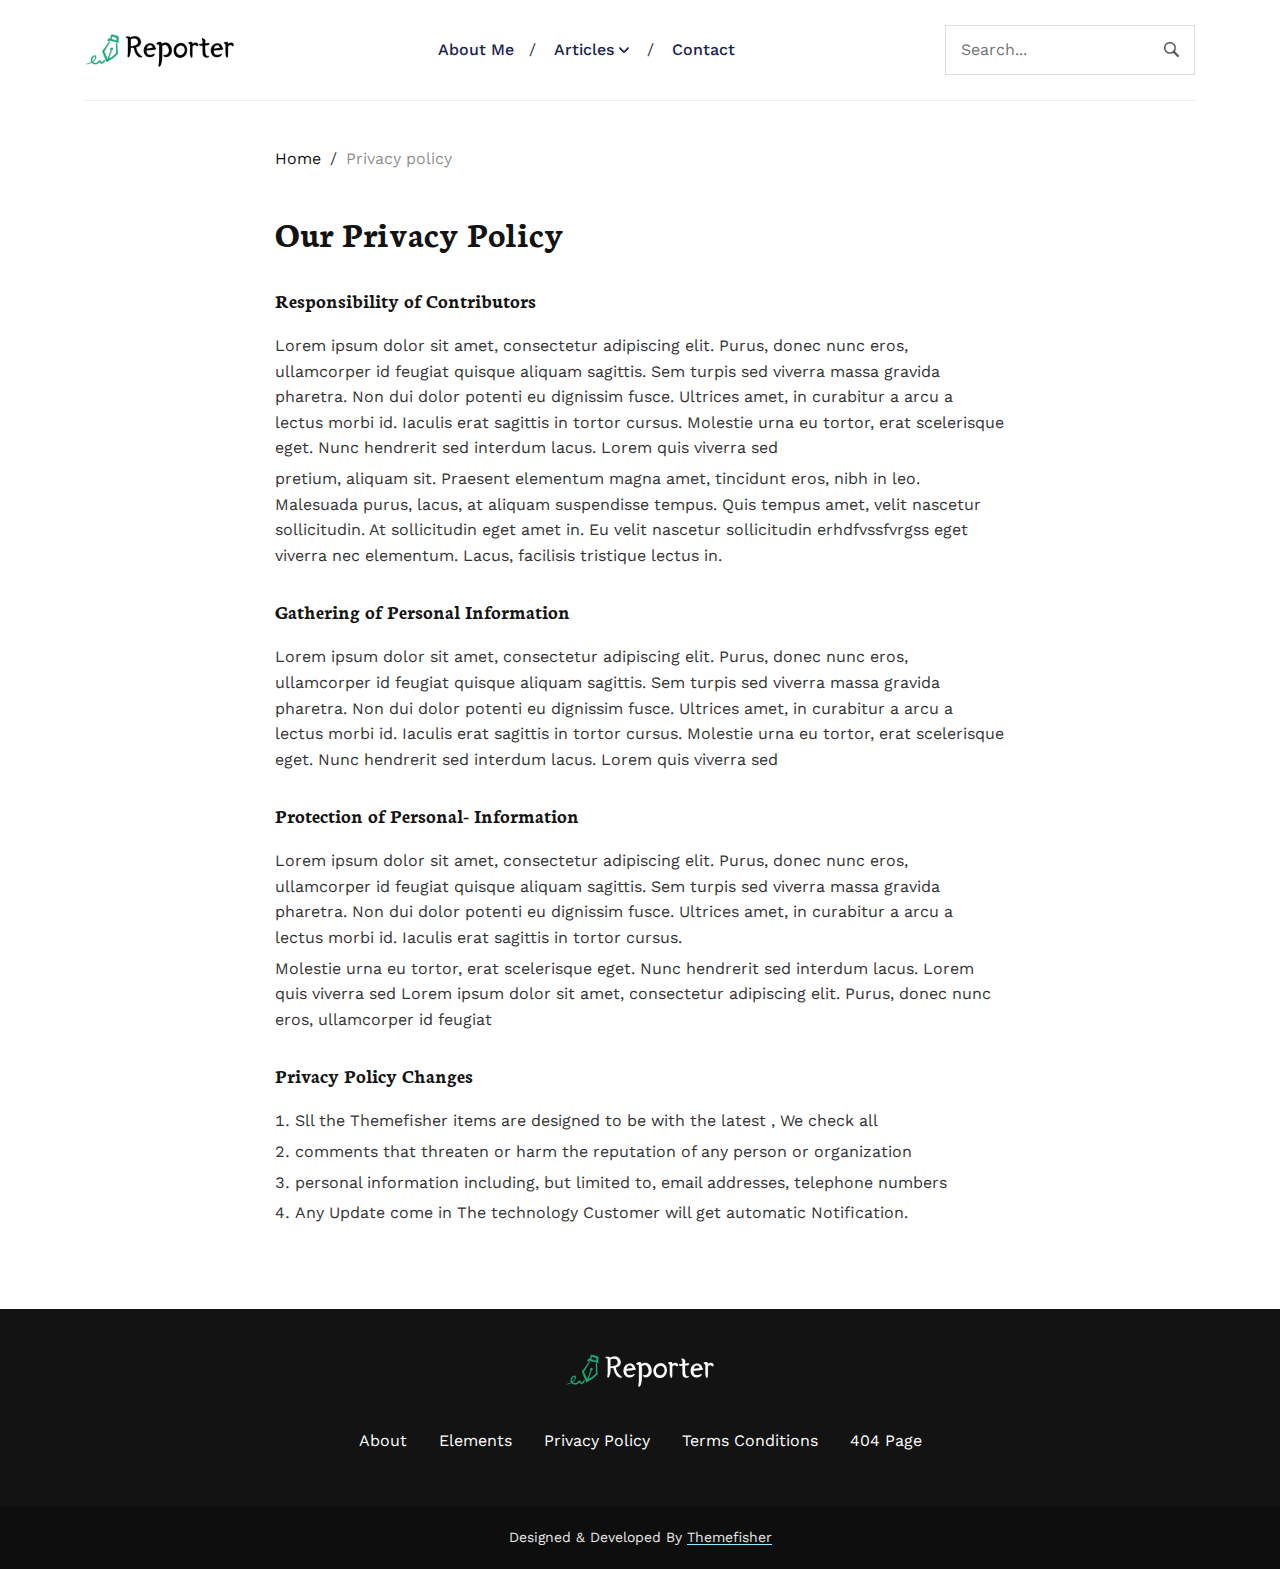
<file: privacy-policy.html>
<!DOCTYPE html>

<!--
 // WEBSITE: https://themefisher.com
 // TWITTER: https://twitter.com/themefisher
 // FACEBOOK: https://www.facebook.com/themefisher
 // GITHUB: https://github.com/themefisher/
-->

<html lang="en-us">

<head>
	<meta charset="utf-8">
	<title>Reporter - HTML Blog Template</title>
	<meta name="viewport" content="width=device-width, initial-scale=1, maximum-scale=5">
	<meta name="description" content="This is meta description">
	<meta name="author" content="Themefisher">
	<link rel="shortcut icon" href="images/favicon.png" type="image/x-icon">
	<link rel="icon" href="images/favicon.png" type="image/x-icon">

	<!-- # Google Fonts -->
	<link rel="preconnect" href="https://fonts.googleapis.com">
	<link rel="preconnect" href="https://fonts.gstatic.com" crossorigin>
	<link href="https://fonts.googleapis.com/css2?family=Neuton:wght@700&family=Work+Sans:wght@400;500;600;700&display=swap" rel="stylesheet">

	<!-- # CSS Plugins -->
	<link rel="stylesheet" href="plugins/bootstrap/bootstrap.min.css">

	<!-- # Main Style Sheet -->
	<link rel="stylesheet" href="css/style.css">
</head>

<body>

<header class="navigation">
  <div class="container">
    <nav class="navbar navbar-expand-lg navbar-light px-0">
      <a class="navbar-brand order-1 py-0" href="index.html">
        <img loading="prelaod" decoding="async" class="img-fluid" src="images/logo.png" alt="Reporter Hugo">
      </a>
      <div class="navbar-actions order-3 ml-0 ml-md-4">
        <button aria-label="navbar toggler" class="navbar-toggler border-0" type="button" data-toggle="collapse"
          data-target="#navigation"> <span class="navbar-toggler-icon"></span>
        </button>
      </div>
      <form action="#!" class="search order-lg-3 order-md-2 order-3 ml-auto">
        <input id="search-query" name="s" type="search" placeholder="Search..." autocomplete="off">
      </form>
      <div class="collapse navbar-collapse text-center order-lg-2 order-4" id="navigation">
        <ul class="navbar-nav mx-auto mt-3 mt-lg-0">
          <li class="nav-item"> <a class="nav-link" href="about.html">About Me</a>
          </li>
          <li class="nav-item dropdown"> <a class="nav-link dropdown-toggle" href="#" role="button"
              data-toggle="dropdown" aria-haspopup="true" aria-expanded="false">
              Articles
            </a>
            <div class="dropdown-menu"> <a class="dropdown-item" href="travel.html">Travel</a>
              <a class="dropdown-item" href="travel.html">Lifestyle</a>
              <a class="dropdown-item" href="travel.html">Cruises</a>
            </div>
          </li>
          <li class="nav-item"> <a class="nav-link" href="contact.html">Contact</a>
          </li>
        </ul>
      </div>
    </nav>
  </div>
</header>

<main>
	<section class="section">
		<div class="container">
			<div class="row">
				<div class="col-lg-8 mx-auto">
					<div class="breadcrumbs mb-4"> <a href="index.html">Home</a>
						<span class="mx-1">/</span>  <a href="#!">Privacy policy</a>
					</div>
				</div>
				<div class="col-lg-8 mx-auto mb-5 mb-lg-0">
					<h1 class="mb-4">Our Privacy Policy</h1>
					<div class="content">
						<h4 id="responsibility-of-contributors">Responsibility of Contributors</h4>
						<p>Lorem ipsum dolor sit amet, consectetur adipiscing elit. Purus, donec nunc eros, ullamcorper id feugiat quisque aliquam sagittis. Sem turpis sed viverra massa gravida pharetra. Non dui dolor potenti eu dignissim fusce. Ultrices amet, in curabitur a arcu a lectus morbi id. Iaculis erat sagittis in tortor cursus. Molestie urna eu tortor, erat scelerisque eget. Nunc hendrerit sed interdum lacus. Lorem quis viverra sed</p>
						<p>pretium, aliquam sit. Praesent elementum magna amet, tincidunt eros, nibh in leo. Malesuada purus, lacus, at aliquam suspendisse tempus. Quis tempus amet, velit nascetur sollicitudin. At sollicitudin eget amet in. Eu velit nascetur sollicitudin erhdfvssfvrgss eget viverra nec elementum. Lacus, facilisis tristique lectus in.</p>
						<h4 id="gathering-of-personal-information">Gathering of Personal Information</h4>
						<p>Lorem ipsum dolor sit amet, consectetur adipiscing elit. Purus, donec nunc eros, ullamcorper id feugiat quisque aliquam sagittis. Sem turpis sed viverra massa gravida pharetra. Non dui dolor potenti eu dignissim fusce. Ultrices amet, in curabitur a arcu a lectus morbi id. Iaculis erat sagittis in tortor cursus. Molestie urna eu tortor, erat scelerisque eget. Nunc hendrerit sed interdum lacus. Lorem quis viverra sed</p>
						<h4 id="protection-of--personal--information">Protection of Personal- Information</h4>
						<p>Lorem ipsum dolor sit amet, consectetur adipiscing elit. Purus, donec nunc eros, ullamcorper id feugiat quisque aliquam sagittis. Sem turpis sed viverra massa gravida pharetra. Non dui dolor potenti eu dignissim fusce. Ultrices amet, in curabitur a arcu a lectus morbi id. Iaculis erat sagittis in tortor cursus.</p>
						<p>Molestie urna eu tortor, erat scelerisque eget. Nunc hendrerit sed interdum lacus. Lorem quis viverra sed Lorem ipsum dolor sit amet, consectetur adipiscing elit. Purus, donec nunc eros, ullamcorper id feugiat</p>
						<h4 id="privacy-policy-changes">Privacy Policy Changes</h4>
						<ol>
							<li>Sll the Themefisher items are designed to be with the latest , We check all</li>
							<li>comments that threaten or harm the reputation of any person or organization</li>
							<li>personal information including, but limited to, email addresses, telephone numbers</li>
							<li>Any Update come in The technology Customer will get automatic Notification.</li>
						</ol>
					</div>
				</div>
			</div>
		</div>
	</section>
</main>

<footer class="bg-dark mt-5">
  <div class="container section">
    <div class="row">
      <div class="col-lg-10 mx-auto text-center">
        <a class="d-inline-block mb-4 pb-2" href="index.html">
          <img loading="prelaod" decoding="async" class="img-fluid" src="images/logo-white.png" alt="Reporter Hugo">
        </a>
        <ul class="p-0 d-flex navbar-footer mb-0 list-unstyled">
          <li class="nav-item my-0"> <a class="nav-link" href="about.html">About</a></li>
          <li class="nav-item my-0"> <a class="nav-link" href="article.html">Elements</a></li>
          <li class="nav-item my-0"> <a class="nav-link" href="privacy-policy.html">Privacy Policy</a></li>
          <li class="nav-item my-0"> <a class="nav-link" href="terms-conditions.html">Terms Conditions</a></li>
          <li class="nav-item my-0"> <a class="nav-link" href="404.html">404 Page</a></li>
        </ul>
      </div>
    </div>
  </div>
  <div class="copyright bg-dark content">Designed &amp; Developed By <a href="https://themefisher.com/">Themefisher</a></div>
</footer>


<!-- # JS Plugins -->
<script src="plugins/jquery/jquery.min.js"></script>
<script src="plugins/bootstrap/bootstrap.min.js"></script>

<!-- Main Script -->
<script src="js/script.js"></script>

</body>
</html>
</file>
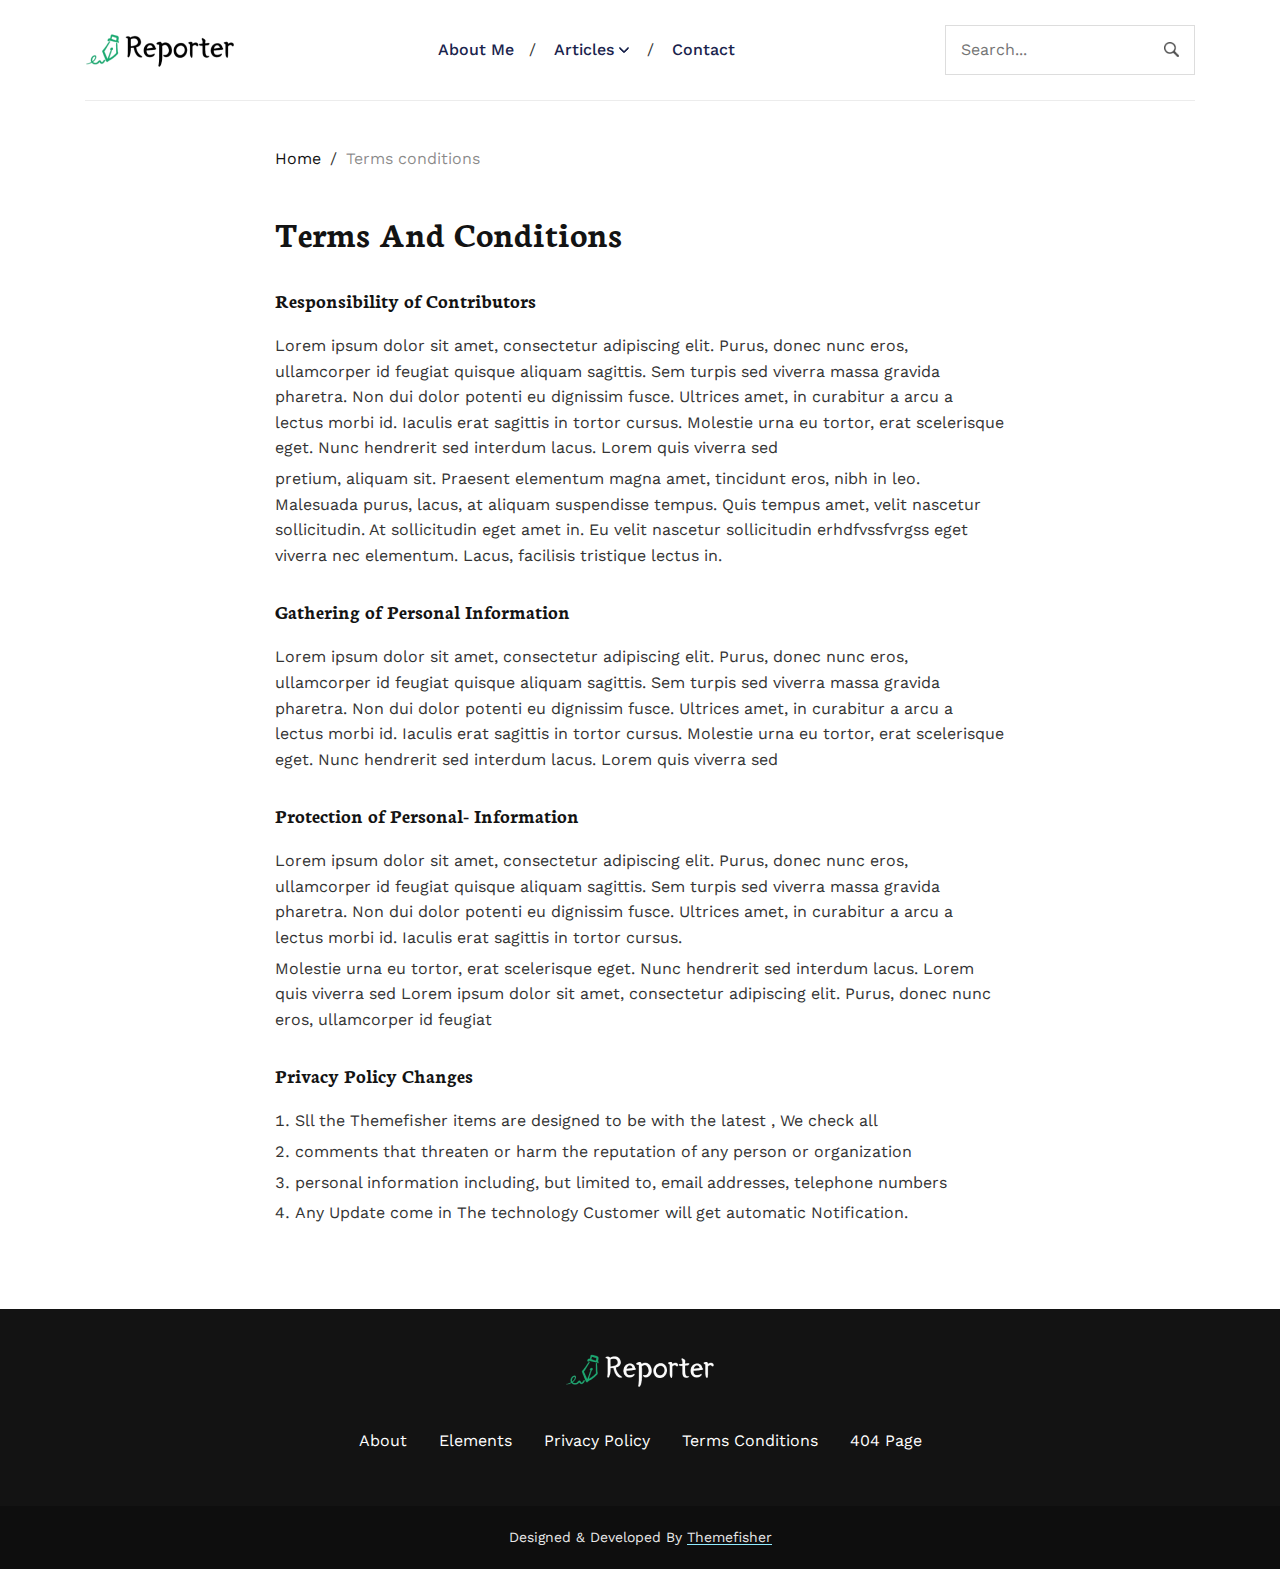
<file: terms-conditions.html>
<!DOCTYPE html>

<!--
 // WEBSITE: https://themefisher.com
 // TWITTER: https://twitter.com/themefisher
 // FACEBOOK: https://www.facebook.com/themefisher
 // GITHUB: https://github.com/themefisher/
-->

<html lang="en-us">

<head>
	<meta charset="utf-8">
	<title>Reporter - HTML Blog Template</title>
	<meta name="viewport" content="width=device-width, initial-scale=1, maximum-scale=5">
	<meta name="description" content="This is meta description">
	<meta name="author" content="Themefisher">
	<link rel="shortcut icon" href="images/favicon.png" type="image/x-icon">
	<link rel="icon" href="images/favicon.png" type="image/x-icon">

	<!-- # Google Fonts -->
	<link rel="preconnect" href="https://fonts.googleapis.com">
	<link rel="preconnect" href="https://fonts.gstatic.com" crossorigin>
	<link href="https://fonts.googleapis.com/css2?family=Neuton:wght@700&family=Work+Sans:wght@400;500;600;700&display=swap" rel="stylesheet">

	<!-- # CSS Plugins -->
	<link rel="stylesheet" href="plugins/bootstrap/bootstrap.min.css">

	<!-- # Main Style Sheet -->
	<link rel="stylesheet" href="css/style.css">
</head>

<body>

<header class="navigation">
  <div class="container">
    <nav class="navbar navbar-expand-lg navbar-light px-0">
      <a class="navbar-brand order-1 py-0" href="index.html">
        <img loading="prelaod" decoding="async" class="img-fluid" src="images/logo.png" alt="Reporter Hugo">
      </a>
      <div class="navbar-actions order-3 ml-0 ml-md-4">
        <button aria-label="navbar toggler" class="navbar-toggler border-0" type="button" data-toggle="collapse"
          data-target="#navigation"> <span class="navbar-toggler-icon"></span>
        </button>
      </div>
      <form action="#!" class="search order-lg-3 order-md-2 order-3 ml-auto">
        <input id="search-query" name="s" type="search" placeholder="Search..." autocomplete="off">
      </form>
      <div class="collapse navbar-collapse text-center order-lg-2 order-4" id="navigation">
        <ul class="navbar-nav mx-auto mt-3 mt-lg-0">
          <li class="nav-item"> <a class="nav-link" href="about.html">About Me</a>
          </li>
          <li class="nav-item dropdown"> <a class="nav-link dropdown-toggle" href="#" role="button"
              data-toggle="dropdown" aria-haspopup="true" aria-expanded="false">
              Articles
            </a>
            <div class="dropdown-menu"> <a class="dropdown-item" href="travel.html">Travel</a>
              <a class="dropdown-item" href="travel.html">Lifestyle</a>
              <a class="dropdown-item" href="travel.html">Cruises</a>
            </div>
          </li>
          <li class="nav-item"> <a class="nav-link" href="contact.html">Contact</a>
          </li>
        </ul>
      </div>
    </nav>
  </div>
</header>

<main>
	<section class="section">
		<div class="container">
			<div class="row">
				<div class="col-lg-8 mx-auto">
					<div class="breadcrumbs mb-4"> <a href="index.html">Home</a>
						<span class="mx-1">/</span>  <a href="https://reporter-hugo.netlify.app/terms-conditions">Terms conditions</a>
					</div>
				</div>
				<div class="col-lg-8 mx-auto mb-5 mb-lg-0">
					<h1 class="mb-4">Terms And Conditions</h1>
					<div class="content">
						<h4 id="responsibility-of-contributors">Responsibility of Contributors</h4>
						<p>Lorem ipsum dolor sit amet, consectetur adipiscing elit. Purus, donec nunc eros, ullamcorper id feugiat quisque aliquam sagittis. Sem turpis sed viverra massa gravida pharetra. Non dui dolor potenti eu dignissim fusce. Ultrices amet, in curabitur a arcu a lectus morbi id. Iaculis erat sagittis in tortor cursus. Molestie urna eu tortor, erat scelerisque eget. Nunc hendrerit sed interdum lacus. Lorem quis viverra sed</p>
						<p>pretium, aliquam sit. Praesent elementum magna amet, tincidunt eros, nibh in leo. Malesuada purus, lacus, at aliquam suspendisse tempus. Quis tempus amet, velit nascetur sollicitudin. At sollicitudin eget amet in. Eu velit nascetur sollicitudin erhdfvssfvrgss eget viverra nec elementum. Lacus, facilisis tristique lectus in.</p>
						<h4 id="gathering-of-personal-information">Gathering of Personal Information</h4>
						<p>Lorem ipsum dolor sit amet, consectetur adipiscing elit. Purus, donec nunc eros, ullamcorper id feugiat quisque aliquam sagittis. Sem turpis sed viverra massa gravida pharetra. Non dui dolor potenti eu dignissim fusce. Ultrices amet, in curabitur a arcu a lectus morbi id. Iaculis erat sagittis in tortor cursus. Molestie urna eu tortor, erat scelerisque eget. Nunc hendrerit sed interdum lacus. Lorem quis viverra sed</p>
						<h4 id="protection-of--personal--information">Protection of  Personal- Information</h4>
						<p>Lorem ipsum dolor sit amet, consectetur adipiscing elit. Purus, donec nunc eros, ullamcorper id feugiat quisque aliquam sagittis. Sem turpis sed viverra massa gravida pharetra. Non dui dolor potenti eu dignissim fusce. Ultrices amet, in curabitur a arcu a lectus morbi id. Iaculis erat sagittis in tortor cursus.</p>
						<p>Molestie urna eu tortor, erat scelerisque eget. Nunc hendrerit sed interdum lacus. Lorem quis viverra sed Lorem ipsum dolor sit amet, consectetur adipiscing elit. Purus, donec nunc eros, ullamcorper id feugiat</p>
						<h4 id="privacy-policy-changes">Privacy Policy Changes</h4>
						<ol>
							<li>Sll the Themefisher items are designed to be with the latest , We check all</li>
							<li>comments that threaten or harm the reputation of any person or organization</li>
							<li>personal information including, but limited to, email addresses, telephone numbers</li>
							<li>Any Update come in The technology Customer will get automatic Notification.</li>
						</ol>
					</div>
				</div>
			</div>
		</div>
	</section>
</main>

<footer class="bg-dark mt-5">
  <div class="container section">
    <div class="row">
      <div class="col-lg-10 mx-auto text-center">
        <a class="d-inline-block mb-4 pb-2" href="index.html">
          <img loading="prelaod" decoding="async" class="img-fluid" src="images/logo-white.png" alt="Reporter Hugo">
        </a>
        <ul class="p-0 d-flex navbar-footer mb-0 list-unstyled">
          <li class="nav-item my-0"> <a class="nav-link" href="about.html">About</a></li>
          <li class="nav-item my-0"> <a class="nav-link" href="article.html">Elements</a></li>
          <li class="nav-item my-0"> <a class="nav-link" href="privacy-policy.html">Privacy Policy</a></li>
          <li class="nav-item my-0"> <a class="nav-link" href="terms-conditions.html">Terms Conditions</a></li>
          <li class="nav-item my-0"> <a class="nav-link" href="404.html">404 Page</a></li>
        </ul>
      </div>
    </div>
  </div>
  <div class="copyright bg-dark content">Designed &amp; Developed By <a href="https://themefisher.com/">Themefisher</a></div>
</footer>


<!-- # JS Plugins -->
<script src="plugins/jquery/jquery.min.js"></script>
<script src="plugins/bootstrap/bootstrap.min.js"></script>

<!-- Main Script -->
<script src="js/script.js"></script>

</body>
</html>
</file>
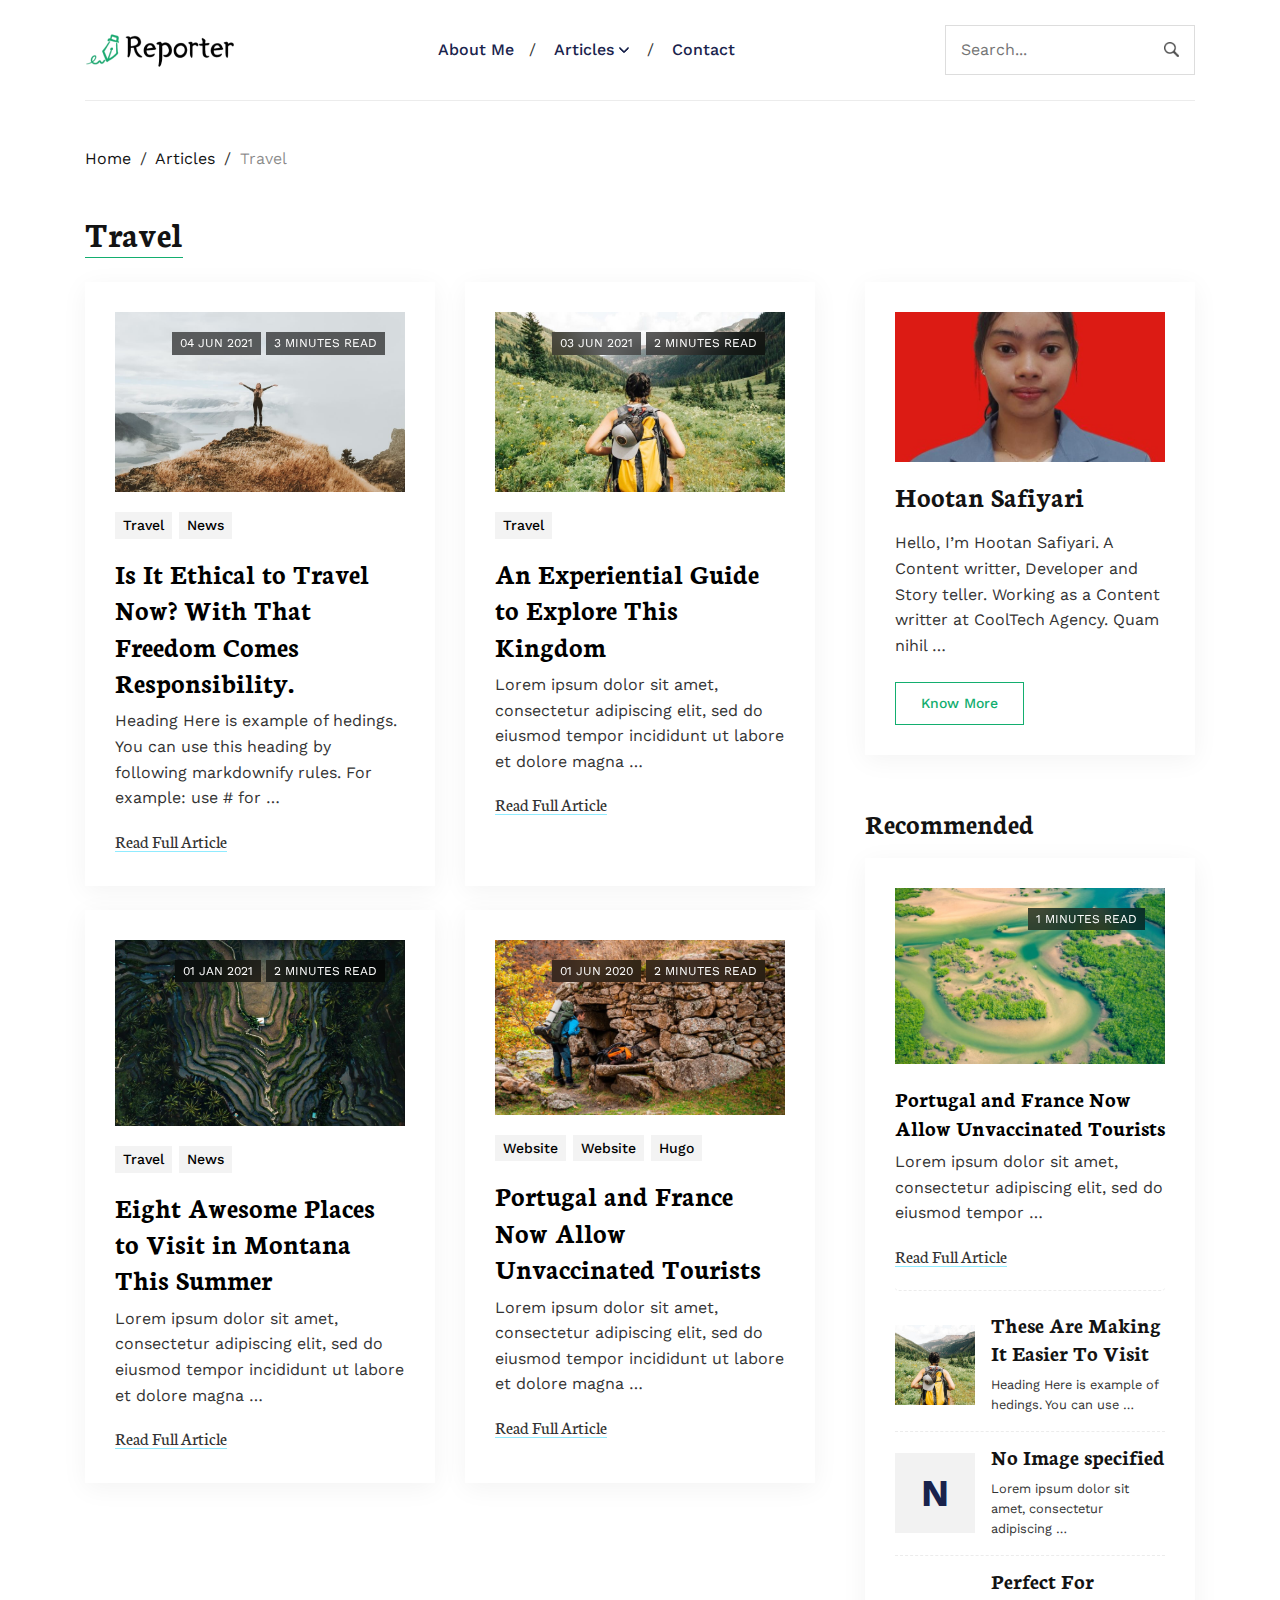
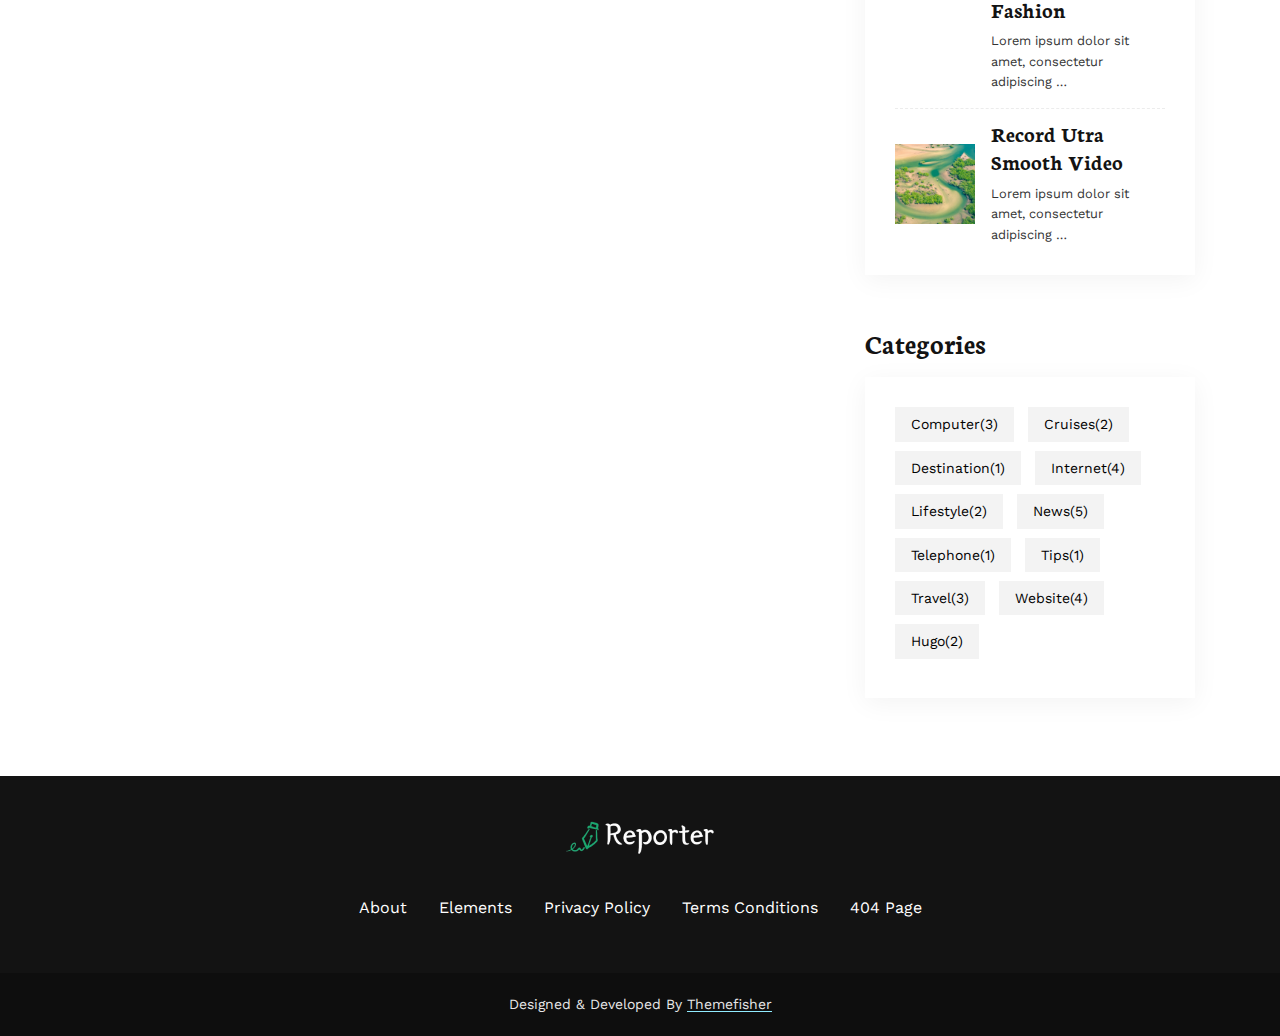
<file: travel.html>
<!DOCTYPE html>

<!--
 // WEBSITE: https://themefisher.com
 // TWITTER: https://twitter.com/themefisher
 // FACEBOOK: https://www.facebook.com/themefisher
 // GITHUB: https://github.com/themefisher/
-->

<html lang="en-us">

<head>
	<meta charset="utf-8">
	<title>Reporter - HTML Blog Template</title>
	<meta name="viewport" content="width=device-width, initial-scale=1, maximum-scale=5">
	<meta name="description" content="This is meta description">
	<meta name="author" content="Themefisher">
	<link rel="shortcut icon" href="images/favicon.png" type="image/x-icon">
	<link rel="icon" href="images/favicon.png" type="image/x-icon">

	<!-- # Google Fonts -->
	<link rel="preconnect" href="https://fonts.googleapis.com">
	<link rel="preconnect" href="https://fonts.gstatic.com" crossorigin>
	<link href="https://fonts.googleapis.com/css2?family=Neuton:wght@700&family=Work+Sans:wght@400;500;600;700&display=swap" rel="stylesheet">

	<!-- # CSS Plugins -->
	<link rel="stylesheet" href="plugins/bootstrap/bootstrap.min.css">

	<!-- # Main Style Sheet -->
	<link rel="stylesheet" href="css/style.css">
</head>

<body>

<header class="navigation">
  <div class="container">
    <nav class="navbar navbar-expand-lg navbar-light px-0">
      <a class="navbar-brand order-1 py-0" href="index.html">
        <img loading="prelaod" decoding="async" class="img-fluid" src="images/logo.png" alt="Reporter Hugo">
      </a>
      <div class="navbar-actions order-3 ml-0 ml-md-4">
        <button aria-label="navbar toggler" class="navbar-toggler border-0" type="button" data-toggle="collapse"
          data-target="#navigation"> <span class="navbar-toggler-icon"></span>
        </button>
      </div>
      <form action="#!" class="search order-lg-3 order-md-2 order-3 ml-auto">
        <input id="search-query" name="s" type="search" placeholder="Search..." autocomplete="off">
      </form>
      <div class="collapse navbar-collapse text-center order-lg-2 order-4" id="navigation">
        <ul class="navbar-nav mx-auto mt-3 mt-lg-0">
          <li class="nav-item"> <a class="nav-link" href="about.html">About Me</a>
          </li>
          <li class="nav-item dropdown"> <a class="nav-link dropdown-toggle" href="#" role="button"
              data-toggle="dropdown" aria-haspopup="true" aria-expanded="false">
              Articles
            </a>
            <div class="dropdown-menu"> <a class="dropdown-item" href="travel.html">Travel</a>
              <a class="dropdown-item" href="travel.html">Lifestyle</a>
              <a class="dropdown-item" href="travel.html">Cruises</a>
            </div>
          </li>
          <li class="nav-item"> <a class="nav-link" href="contact.html">Contact</a>
          </li>
        </ul>
      </div>
    </nav>
  </div>
</header>

<main>
	<section class="section">
		<div class="container">
			<div class="row">
				<div class="col-12">
					<div class="breadcrumbs mb-4"> <a href="index.html">Home</a>
						<span class="mx-1">/</span>  <a href="#!">Articles</a>
						<span class="mx-1">/</span>  <a href="#!">Travel</a>
					</div>
					<h1 class="mb-4 border-bottom border-primary d-inline-block">Travel</h1>
				</div>
				<div class="col-lg-8 mb-5 mb-lg-0">
					<div class="row">
						<div class="col-md-6 mb-4">
							<article class="card article-card article-card-sm h-100">
								<a href="article.html">
									<div class="card-image">
										<div class="post-info"> <span class="text-uppercase">04 Jun 2021</span>
											<span class="text-uppercase">3 minutes read</span>
										</div>
										<img loading="lazy" decoding="async" src="images/post/post-1.jpg" alt="Post Thumbnail" class="w-100" width="420" height="280">
									</div>
								</a>
								<div class="card-body px-0 pb-0">
									<ul class="post-meta mb-2">
										<li> <a href="#!">travel</a>
											<a href="#!">news</a>
										</li>
									</ul>
									<h2><a class="post-title" href="article.html">Is It Ethical to Travel Now? With That Freedom Comes Responsibility.</a></h2>
									<p class="card-text">Heading Here is example of hedings. You can use this heading by following markdownify rules. For example: use # for …</p>
									<div class="content"> <a class="read-more-btn" href="/articles/travel/post-1/">Read Full Article</a>
									</div>
								</div>
							</article>
						</div>
						<div class="col-md-6 mb-4">
							<article class="card article-card article-card-sm h-100">
								<a href="article.html">
									<div class="card-image">
										<div class="post-info"> <span class="text-uppercase">03 Jun 2021</span>
											<span class="text-uppercase">2 minutes read</span>
										</div>
										<img loading="lazy" decoding="async" src="images/post/post-2.jpg" alt="Post Thumbnail" class="w-100" width="420" height="280">
									</div>
								</a>
								<div class="card-body px-0 pb-0">
									<ul class="post-meta mb-2">
										<li> <a href="#!">travel</a>
										</li>
									</ul>
									<h2><a class="post-title" href="article.html">An
                        Experiential Guide to Explore This Kingdom</a></h2>
									<p class="card-text">Lorem ipsum dolor sit amet, consectetur adipiscing elit, sed do eiusmod tempor incididunt ut labore et dolore magna …</p>
									<div class="content"> <a class="read-more-btn" href="/articles/travel/post-2/">Read Full Article</a>
									</div>
								</div>
							</article>
						</div>
						<div class="col-md-6 mb-4">
							<article class="card article-card article-card-sm h-100">
								<a href="article.html">
									<div class="card-image">
										<div class="post-info"> <span class="text-uppercase">01 Jan 2021</span>
											<span class="text-uppercase">2 minutes read</span>
										</div>
										<img loading="lazy" decoding="async" src="images/post/post-6.jpg" alt="Post Thumbnail" class="w-100" width="420" height="280">
									</div>
								</a>
								<div class="card-body px-0 pb-0">
									<ul class="post-meta mb-2">
										<li> <a href="#!">travel</a>
											<a href="#!">news</a>
										</li>
									</ul>
									<h2><a class="post-title" href="article.html">Eight
                        Awesome Places to Visit in Montana This Summer</a></h2>
									<p class="card-text">Lorem ipsum dolor sit amet, consectetur adipiscing elit, sed do eiusmod tempor incididunt ut labore et dolore magna …</p>
									<div class="content"> <a class="read-more-btn" href="/articles/travel/post-3/">Read Full Article</a>
									</div>
								</div>
							</article>
						</div>
						<div class="col-md-6 mb-4">
							<article class="card article-card article-card-sm h-100">
								<a href="article.html">
									<div class="card-image">
										<div class="post-info"> <span class="text-uppercase">01 Jun 2020</span>
											<span class="text-uppercase">2 minutes read</span>
										</div>
										<img loading="lazy" decoding="async" src="images/post/post-8.jpg" alt="Post Thumbnail" class="w-100" width="420" height="280">
									</div>
								</a>
								<div class="card-body px-0 pb-0">
									<ul class="post-meta mb-2">
										<li> <a href="#!">website</a>
											<a href="#!">website</a>
											<a href="#!">hugo</a>
										</li>
									</ul>
									<h2><a class="post-title" href="article.html">Portugal and France Now Allow Unvaccinated Tourists</a></h2>
									<p class="card-text">Lorem ipsum dolor sit amet, consectetur adipiscing elit, sed do eiusmod tempor incididunt ut labore et dolore magna …</p>
									<div class="content"> <a class="read-more-btn" href="/articles/travel/post-4/">Read Full Article</a>
									</div>
								</div>
							</article>
						</div>
					</div>
				</div>
        <div class="col-lg-4">
  <div class="widget-blocks">
    <div class="row">
      <div class="col-lg-12">
        <div class="widget">
          <div class="widget-body">
            <img loading="lazy" decoding="async" src="images/author.jpg" alt="About Me" class="w-100 author-thumb-sm d-block">
            <h2 class="widget-title my-3">Hootan Safiyari</h2>
            <p class="mb-3 pb-2">Hello, I’m Hootan Safiyari. A Content writter, Developer and Story teller. Working as a Content writter at CoolTech Agency. Quam nihil …</p> <a href="about.html" class="btn btn-sm btn-outline-primary">Know
              More</a>
          </div>
        </div>
      </div>
      <div class="col-lg-12 col-md-6">
        <div class="widget">
          <h2 class="section-title mb-3">Recommended</h2>
          <div class="widget-body">
            <div class="widget-list">
              <article class="card mb-4">
                <div class="card-image">
                  <div class="post-info"> <span class="text-uppercase">1 minutes read</span>
                  </div>
                  <img loading="lazy" decoding="async" src="images/post/post-9.jpg" alt="Post Thumbnail" class="w-100">
                </div>
                <div class="card-body px-0 pb-1">
                  <h3><a class="post-title post-title-sm"
                      href="article.html">Portugal and France Now
                      Allow Unvaccinated Tourists</a></h3>
                  <p class="card-text">Lorem ipsum dolor sit amet, consectetur adipiscing elit, sed do eiusmod tempor …</p>
                  <div class="content"> <a class="read-more-btn" href="article.html">Read Full Article</a>
                  </div>
                </div>
              </article>
              <a class="media align-items-center" href="article.html">
                <img loading="lazy" decoding="async" src="images/post/post-2.jpg" alt="Post Thumbnail" class="w-100">
                <div class="media-body ml-3">
                  <h3 style="margin-top:-5px">These Are Making It Easier To Visit</h3>
                  <p class="mb-0 small">Heading Here is example of hedings. You can use …</p>
                </div>
              </a>
              <a class="media align-items-center" href="article.html"> <span class="image-fallback image-fallback-xs">No Image Specified</span>
                <div class="media-body ml-3">
                  <h3 style="margin-top:-5px">No Image specified</h3>
                  <p class="mb-0 small">Lorem ipsum dolor sit amet, consectetur adipiscing …</p>
                </div>
              </a>
              <a class="media align-items-center" href="article.html">
                <img loading="lazy" decoding="async" src="images/post/post-5.jpg" alt="Post Thumbnail" class="w-100">
                <div class="media-body ml-3">
                  <h3 style="margin-top:-5px">Perfect For Fashion</h3>
                  <p class="mb-0 small">Lorem ipsum dolor sit amet, consectetur adipiscing …</p>
                </div>
              </a>
              <a class="media align-items-center" href="article.html">
                <img loading="lazy" decoding="async" src="images/post/post-9.jpg" alt="Post Thumbnail" class="w-100">
                <div class="media-body ml-3">
                  <h3 style="margin-top:-5px">Record Utra Smooth Video</h3>
                  <p class="mb-0 small">Lorem ipsum dolor sit amet, consectetur adipiscing …</p>
                </div>
              </a>
            </div>
          </div>
        </div>
      </div>
      <div class="col-lg-12 col-md-6">
        <div class="widget">
          <h2 class="section-title mb-3">Categories</h2>
          <div class="widget-body">
            <ul class="widget-list">
              <li><a href="#!">computer<span class="ml-auto">(3)</span></a>
              </li>
              <li><a href="#!">cruises<span class="ml-auto">(2)</span></a>
              </li>
              <li><a href="#!">destination<span class="ml-auto">(1)</span></a>
              </li>
              <li><a href="#!">internet<span class="ml-auto">(4)</span></a>
              </li>
              <li><a href="#!">lifestyle<span class="ml-auto">(2)</span></a>
              </li>
              <li><a href="#!">news<span class="ml-auto">(5)</span></a>
              </li>
              <li><a href="#!">telephone<span class="ml-auto">(1)</span></a>
              </li>
              <li><a href="#!">tips<span class="ml-auto">(1)</span></a>
              </li>
              <li><a href="#!">travel<span class="ml-auto">(3)</span></a>
              </li>
              <li><a href="#!">website<span class="ml-auto">(4)</span></a>
              </li>
              <li><a href="#!">hugo<span class="ml-auto">(2)</span></a>
              </li>
            </ul>
          </div>
        </div>
      </div>
    </div>
  </div>
</div>
			</div>
		</div>
	</section>
</main>

<footer class="bg-dark mt-5">
  <div class="container section">
    <div class="row">
      <div class="col-lg-10 mx-auto text-center">
        <a class="d-inline-block mb-4 pb-2" href="index.html">
          <img loading="prelaod" decoding="async" class="img-fluid" src="images/logo-white.png" alt="Reporter Hugo">
        </a>
        <ul class="p-0 d-flex navbar-footer mb-0 list-unstyled">
          <li class="nav-item my-0"> <a class="nav-link" href="about.html">About</a></li>
          <li class="nav-item my-0"> <a class="nav-link" href="article.html">Elements</a></li>
          <li class="nav-item my-0"> <a class="nav-link" href="privacy-policy.html">Privacy Policy</a></li>
          <li class="nav-item my-0"> <a class="nav-link" href="terms-conditions.html">Terms Conditions</a></li>
          <li class="nav-item my-0"> <a class="nav-link" href="404.html">404 Page</a></li>
        </ul>
      </div>
    </div>
  </div>
  <div class="copyright bg-dark content">Designed &amp; Developed By <a href="https://themefisher.com/">Themefisher</a></div>
</footer>


<!-- # JS Plugins -->
<script src="plugins/jquery/jquery.min.js"></script>
<script src="plugins/bootstrap/bootstrap.min.js"></script>

<!-- Main Script -->
<script src="js/script.js"></script>

</body>
</html>
</file>
<file: css/style.css>
/**
 * WEBSITE: https://themefisher.com
 * TWITTER: https://twitter.com/themefisher
 * FACEBOOK: https://www.facebook.com/themefisher
 * GITHUB: https://github.com/themefisher/
 */

/*  typography */
body {
  line-height: 1.6;
  font-family: "Work Sans", sans-serif;
  -webkit-font-smoothing: antialiased;
  font-size: 16px;
  color: #333;
}

p {
  font-weight: 400;
  color: #333;
  font-size: 16px;
  line-height: 1.6;
  font-family: "Work Sans", sans-serif;
}

h1, h2, h3, h4, h5, h6, .h1, .h2, .h3, .h4, .h5, .h6 {
  color: #131313;
  font-family: "Neuton", serif;
  font-weight: 700;
  line-height: 1.3;
}

h1, .h1 {
  font-size: 36px;
}
@media (max-width: 991px) {
  h1, .h1 {
    font-size: 30px;
  }
}
@media (max-width: 767px) {
  h1, .h1 {
    font-size: 26px;
  }
}

h2, .h2 {
  font-size: 28px;
}
@media (max-width: 767px) {
  h2, .h2 {
    font-size: 24px;
  }
}

h3, .h3 {
  font-size: 22px;
}
@media (max-width: 767px) {
  h3, .h3 {
    font-size: 20px;
  }
}

h4, .h4 {
  font-size: 20px;
}

h5, .h5 {
  font-size: 16px;
}

h6, .h6 {
  font-size: 14px;
}

/* Button style */
.btn {
  font-family: "Work Sans", sans-serif;
  font-weight: 500;
  text-transform: capitalize;
  padding: 10px 25px;
  border-radius: 0;
  border: 1px solid;
  position: relative;
  z-index: 1;
  transition: 0.2s ease;
}
.btn:hover, .btn:active, .btn.active .btn:focus, .btn.focus {
  outline: 0;
  box-shadow: none !important;
}

.btn-primary {
  background: #13AE6F;
  color: #fff;
  border-color: #13AE6F;
}
.btn-primary:hover, .btn-primary:active, .btn-primary.active .btn-primary:focus, .btn-primary.focus {
  background: #13AE6F !important;
  border-color: #13AE6F !important;
}

.btn-outline-primary {
  background: transparent;
  color: #13AE6F;
  border-color: #13AE6F;
}
.btn-outline-primary:hover, .btn-outline-primary:active, .btn-outline-primary.active .btn-outline-primary:focus, .btn-outline-primary.focus {
  background: #13AE6F !important;
  border-color: #13AE6F !important;
  color: #fff;
}

.btn-sm {
  font-size: 14px;
  padding: 10px 25px;
}

body {
  background-color: #fff;
  overflow-x: hidden;
}

::-moz-selection {
  background: #1385ae;
  color: #fff;
}

::selection {
  background: #1385ae;
  color: #fff;
}

/* preloader */
.preloader {
  position: fixed;
  top: 0;
  left: 0;
  right: 0;
  bottom: 0;
  background-color: #fff;
  z-index: 9999;
  display: flex;
  align-items: center;
  justify-content: center;
}

img {
  vertical-align: middle;
  border: 0;
  max-width: 100%;
  height: auto;
}

a,
a:hover,
a:focus {
  text-decoration: none;
}

a,
button,
select {
  cursor: pointer;
  transition: 0.2s ease;
}
a:focus,
button:focus,
select:focus {
  outline: 0;
}

a:hover {
  color: #13AE6F;
}

.slick-slide {
  outline: 0;
}

.section {
  padding-top: 30px;
  padding-bottom: 30px;
}

.section-title {
  position: relative;
  z-index: 1;
  margin-bottom: 15px;
}
.section-title::before {
  position: absolute;
  height: 4px;
  width: 100%;
  content: "";
  left: 0;
  top: 0;
  z-index: -1;
}

.bg-cover {
  background-size: cover;
  background-position: center center;
  background-repeat: no-repeat;
}

.border-default {
  border-color: #ececec !important;
}

.border-primary {
  border-color: #13AE6F !important;
}

.font-primary {
  font-family: "Work Sans", sans-serif !important;
}

.font-secondary {
  font-family: "Neuton", serif !important;
}

.font-weight-medium {
  font-weight: 500 !important;
}

.breadcrumb {
  background-color: transparent;
  justify-content: center;
}
.breadcrumb-item {
  font-family: "Work Sans", sans-serif;
  letter-spacing: 2px;
  font-size: 10px;
  font-weight: 600;
}
.breadcrumb-item a {
  color: #13AE6F;
}

/* overlay */
.overlay {
  position: relative;
}
.overlay::before {
  position: absolute;
  content: "";
  height: 100%;
  width: 100%;
  top: 0;
  left: 0;
  background: #000;
  opacity: 0.5;
}

.bg-primary {
  background: #13AE6F !important;
}

.text-primary {
  color: #13AE6F !important;
}

.text-default {
  color: #333 !important;
}

.bg-dark {
  background-color: #131313 !important;
}

@media screen and (min-width: 1400px) {
  .container {
    max-width: 1320px;
  }
}
.rounded {
  border-radius: 6px !important;
}

@media screen and (min-width: 991px) and (max-width: 1200px) {
  .no-gutters-lg {
    margin-right: 0;
    margin-left: 0;
  }
  .no-gutters-lg > .col, .no-gutters-lg > [class*=col-] {
    padding-right: 0;
    padding-left: 0;
  }
}
.mark, mark {
  padding: 0;
}

.navigation {
  background-color: transparent;
}
.navigation .navbar {
  border-bottom: 1px solid #ececec;
  padding: 25px 0;
}
@media (max-width: 767px) {
  .navigation .navbar {
    padding: 15px 0;
  }
}
.navigation .navbar-nav {
  flex-direction: row;
}
@media (max-width: 991px) {
  .navigation .navbar-nav {
    flex-direction: column;
  }
}
.navigation .navbar-nav:hover .nav-item::after,
.navigation .navbar-nav:hover .nav-link:not(:hover) {
  opacity: 0.5;
}
.navigation .navbar-nav:hover .dropdown:hover .nav-link {
  opacity: 1;
}
.navigation .nav-item {
  margin: 0;
  position: relative;
}
.navigation .nav-item::after {
  position: absolute;
  content: "/";
  right: -2px;
  top: 50%;
  transform: translateY(-50%);
}
@media (max-width: 991px) {
  .navigation .nav-item::after {
    display: none;
  }
}
.navigation .nav-item .nav-link {
  font-size: 16px;
  font-weight: 500;
  font-family: "Work Sans", sans-serif;
  text-transform: capitalize;
  line-height: 1;
  display: inline-block;
}
.navigation .nav-item:last-child::after {
  display: none;
}
.navigation .nav-item.dropdown .nav-link {
  position: relative;
  padding-right: 38px !important;
}
@media (max-width: 991px) {
  .navigation .nav-item.dropdown .nav-link {
    padding-right: 28px !important;
  }
}
.navigation .nav-item.dropdown .nav-link::after {
  display: none;
}
.navigation .nav-item.dropdown .nav-link::before {
  position: absolute;
  right: 24px;
  top: calc(50% - 6px);
  display: inline-block;
  vertical-align: 0.255em;
  content: "";
  height: 8px;
  width: 8px;
  border: 2px solid;
  border-left: 0;
  border-top: 0;
  border-color: inherit;
  border-radius: 2px;
  transform: rotate(45deg);
  transition: 0s;
}
@media (max-width: 991px) {
  .navigation .nav-item.dropdown .nav-link::before {
    right: 13px;
  }
}
@media (min-width: 991px) {
  .navigation .dropdown-menu {
    display: block;
    opacity: 0;
    visibility: hidden;
    width: 220px;
    transition: 0.2s;
    left: 50%;
    border-radius: 0;
    transform: translate(-50%, 6px);
  }
  .navigation .dropdown:hover .dropdown-menu {
    opacity: 1;
    visibility: visible;
    box-shadow: 0 10px 30px rgba(22, 28, 45, 0.1);
    transform: translate(-50%, -6px);
  }
}
.navigation .dropdown-menu {
  border: 0;
  padding: 0 25px;
}
.navigation .dropdown-menu:hover .dropdown-item:not(:hover) {
  opacity: 0.5;
}
.navigation .dropdown-item {
  font-size: 16px;
  padding: 5px 0;
  font-weight: 500;
}
.navigation .dropdown-item:first-child {
  padding-top: 15px;
}
@media (max-width: 991px) {
  .navigation .dropdown-item:first-child {
    padding-top: 5px;
  }
}
.navigation .dropdown-item:last-child {
  padding-bottom: 15px;
}
@media (max-width: 991px) {
  .navigation .dropdown-item:last-child {
    padding-bottom: 5px;
  }
}
.navigation .dropdown-item.active,
.navigation .dropdown-item:active,
.navigation .dropdown-item:focus,
.navigation .dropdown-item:hover {
  color: initial;
  background-color: transparent;
}
.navigation .navbar-light .navbar-toggler {
  border-color: transparent;
  padding: 0;
  font-size: 20px;
  color: #000;
  transition: 0.3s ease;
}
.navigation .navbar-light .navbar-toggler .navbar-toggler-icon {
  background-image: url("data:image/svg+xml,%3csvg xmlns='http://www.w3.org/2000/svg' width='30' height='30' viewBox='0 0 30 30'%3e%3cpath stroke='rgba%280, 0, 0, 1%29' stroke-linecap='round' stroke-miterlimit='10' stroke-width='2' d='M4 7h22M4 15h22M4 23h22'/%3e%3c/svg%3e");
}
.navigation .navbar-light .navbar-nav .nav-link {
  color: #19234C;
  font-weight: 500;
  padding: 15px 20px;
}
.navigation .navbar-light .navbar-nav .nav-link:hover {
  color: #000;
}
@media (max-width: 991px) {
  .navigation .navbar-nav {
    background-color: #fff;
    padding: 15px 0;
    border-radius: 0;
  }
  .navigation .dropdown-menu {
    text-align: center;
  }
  .navigation .navbar-light .navbar-nav .nav-link {
    padding: 10px 20px;
  }
}
.navigation .search {
  max-width: 250px;
}
@media (max-width: 767px) {
  .navigation .search {
    width: 100%;
    max-width: initial;
    margin-top: 15px;
  }
}
.navigation .search input {
  background: url([data-uri]) 6px 5px no-repeat #fff;
  width: 100%;
  border: none;
  padding: 11px 40px 11px 15px;
  border-radius: 0;
  background-size: 15px;
  background-position: calc(100% - 15px) center;
  border: 1px solid #ddd;
}
.navigation .search input:focus {
  outline: 0;
}

.navbar-footer {
  justify-content: center;
  flex-wrap: wrap;
}
.navbar-footer .nav-item {
  margin: 10px 0;
}
.navbar-footer .nav-item .nav-link {
  color: #fff;
}

.article-card {
  padding: 30px;
  border-radius: 0;
  box-shadow: 0 5px 25px rgba(0, 0, 0, 0.05);
}
@media (max-width: 1200px) {
  .article-card-sm {
    padding: 20px;
  }
}
@media (max-width: 991px) {
  .article-card {
    padding: 25px;
  }
}
@media (max-width: 575px) {
  .article-card {
    padding: 15px;
  }
}

.card {
  border: 0;
  position: relative;
}
.card-meta {
  padding-left: 0;
}
.card-meta li {
  list-style-type: none;
  margin-right: 10px;
  display: inline-block;
}
.card-meta li a {
  font-weight: 500;
  color: #888;
  text-transform: uppercase;
  letter-spacing: 2px;
}
.card-meta li a:hover {
  color: #13AE6F;
}
.card-footer {
  background-color: transparent;
}
.card-footer span {
  vertical-align: middle;
  color: #888;
}
.card-img {
  height: 200px;
  width: 100%;
  -o-object-fit: cover;
     object-fit: cover;
}

.card-image {
  position: relative;
}
.card-image img {
  border-radius: 0;
}
.card-image .post-info {
  position: absolute;
  right: 0;
  top: -5px;
  padding-top: 20px;
  padding-left: 20px;
  padding-right: 20px;
}
.card-image .post-info span {
  display: inline-block;
  line-height: 1.3;
  font-size: 12px;
  padding: 3px 8px;
  padding-top: 4px;
  background-color: rgba(0, 0, 0, 0.6);
  -webkit-backdrop-filter: blur(10px);
          backdrop-filter: blur(10px);
  color: #fff;
  border-radius: 0;
  margin-top: 5px;
}

.read-more-btn {
  font-family: "Neuton", serif;
  font-size: 18px;
}

.post-title {
  color: #000;
  display: inline;
  text-decoration: none;
  background-image: linear-gradient(#90ebff, #90ebff);
  background-position: 0% 80%;
  background-repeat: no-repeat;
  background-size: 0% 8px;
  transition: background-size 0.3s;
}
.post-title-sm {
  background-size: 0% 3px;
}

a.post-title:hover {
  color: #000;
  background-size: 100% 8px;
}

a.post-title-sm:hover {
  background-size: 100% 3px;
}

/* blog */
.pagination {
  justify-content: center;
}
.pagination .page-item .page-link {
  display: inline-block;
  width: 42px;
  height: 42px;
  border-radius: 0;
  border: 1px solid #ececec;
  text-align: center;
  margin: 0 4px;
  font-weight: 500;
  color: #131313;
  padding: 0;
  line-height: 41px;
  box-shadow: 0 5px 25px rgba(0, 0, 0, 0.05);
}
.pagination .page-item .page-link:focus, .pagination .page-item .page-link:hover {
  box-shadow: none;
  background: #13AE6F;
  color: #fff;
}
.pagination .page-item:first-child .page-link, .pagination .page-item:last-child .page-link {
  border-radius: 0;
}
.pagination .page-item.active .page-link {
  background: #13AE6F;
  color: #fff;
  border-color: #13AE6F;
}

.post-meta {
  padding-left: 0;
}
.post-meta li {
  list-style-type: none;
  display: inline-block;
  color: #888;
  font-weight: 500;
}
.post-meta li a {
  display: inline-block;
  background-color: rgba(19, 19, 19, 0.05);
  color: black;
  text-transform: capitalize;
  padding: 2px 8px;
  margin-bottom: 8px;
  margin-right: 2px;
  font-size: 14px;
  border-radius: 0;
}
.post-meta li a:hover {
  background-color: rgba(61, 208, 234, 0.25);
}
.post-meta li svg {
  display: inline-block;
}

.image-fallback {
  font-size: 0;
  height: 220px;
  width: 100%;
  background-color: #f2f2f2;
  text-align: center;
  border-radius: 0;
  display: inline-block;
}
.image-fallback::first-letter {
  font-size: 80px;
  line-height: 220px;
  font-weight: bold;
  color: #19234C;
}
.image-fallback.post-thumb-sm::first-letter {
  font-size: 50px;
  line-height: 60px;
}
.image-fallback-sm {
  height: 120px;
  width: 120px;
  margin-bottom: 20px;
}
.image-fallback-sm::first-letter {
  font-size: 50px;
  line-height: 120px;
}
.image-fallback-xs {
  height: 80px;
  width: 80px;
}
.image-fallback-xs::first-letter {
  font-size: 38px;
  line-height: 80px;
}

.breadcrumbs {
  background-color: transparent;
  padding: 15px 0;
}
.breadcrumbs a {
  color: #131313;
}
.breadcrumbs a:hover {
  text-decoration: underline;
}
.breadcrumbs a:last-child {
  color: rgba(19, 19, 19, 0.5);
  pointer-events: none;
}

/* content style */
.content * {
  margin-bottom: 5px;
}
.content h1, .content h2, .content h3, .content h4, .content h5, .content h6, .content .h1, .content .h2, .content .h3, .content .h4, .content .h5, .content .h6 {
  margin-bottom: 20px;
  margin-top: 30px;
}
.content a {
  color: inherit !important;
  display: inline;
  text-decoration: none;
  background-image: linear-gradient(#90ebff, #90ebff);
  background-position: 0% 110%;
  background-repeat: no-repeat;
  background-size: 100% 3px;
  transition: 0.3s;
}
.content a:hover {
  color: #000;
  background-size: 100% 100%;
}
.content.bg-dark a:hover {
  background-image: linear-gradient(rgba(19, 174, 111, 0.4), rgba(19, 174, 111, 0.4));
}
.content ol {
  padding-left: 20px;
}
.content ul {
  padding-left: 0;
}
.content ul li {
  position: relative;
  padding-left: 15px;
  margin-bottom: 10px;
  list-style-type: none;
}
.content ul li a {
  display: inline-block;
  margin-bottom: 10px;
}
.content ul li::before {
  position: absolute;
  content: "";
  height: 10px;
  width: 10px;
  border-radius: 100%;
  left: 0;
  top: 7px;
  background-color: #13AE6F;
  transition: 0.3s ease;
}
.content table {
  text-align: left;
  width: 100%;
  max-width: 100%;
  margin-bottom: 1rem;
  border: 1px solid #dee2e6;
}
.content table th,
.content table td {
  padding: 0.75rem;
  vertical-align: top;
  border: 1px solid #dee2e6;
}
.content table thead {
  background: #f1f1f1;
}
.content table tbody {
  background: #F6F6F6;
}
.content table tbody td {
  text-align: left !important;
}
.content blockquote {
  border-left: 4px solid #13AE6F;
  padding: 20px;
  margin: 20px 0;
}
.content blockquote p {
  margin-bottom: 0;
  color: #333;
  font-style: italic;
  font-size: 20px;
  font-weight: 500;
}
.content pre {
  padding: 10px 20px;
  background: #F6F6F6;
}

/* widget */
.widget-blocks {
  padding-left: 20px;
}
@media (max-width: 991px) {
  .widget-blocks {
    padding-left: 0;
  }
}
.widget-blocks .row > .col:last-child .widget, .widget-blocks .row > [class*=col-]:last-child .widget {
  margin-bottom: 0 !important;
}

.widget {
  margin-bottom: 50px;
}
.widget-body {
  padding: 30px;
  background-color: #fff;
  border-radius: 0;
  box-shadow: 0 5px 25px rgba(0, 0, 0, 0.05);
}
@media (max-width: 1200px) {
  .widget-body-sm {
    padding: 20px;
  }
}
@media (max-width: 991px) {
  .widget-body {
    padding: 25px;
  }
}
@media (max-width: 575px) {
  .widget-body {
    padding: 15px;
  }
}
.widget-list {
  list-style: none;
  padding: 0;
  margin: 0;
}
.widget-list .card {
  border-bottom: 1px dashed #ececec;
  padding-bottom: 15px;
}
.widget-list .media img {
  height: 80px;
  width: 80px !important;
  -o-object-fit: cover;
     object-fit: cover;
  border-radius: 0;
}
.widget-list .media:not(:last-child) {
  border-bottom: 1px dashed #ececec;
  margin-bottom: 15px;
  padding-bottom: 15px;
}
.widget-list .media:hover {
  opacity: 0.8;
}
.widget-list li {
  display: inline-block;
}
.widget-list li a {
  background-color: rgba(19, 19, 19, 0.05);
  color: black;
  text-transform: capitalize;
  padding: 6px 16px;
  margin-bottom: 9px;
  margin-right: 9px;
  display: block;
  font-size: 14px;
  border-radius: 0;
}
.widget-list li a:hover {
  background-color: rgba(61, 234, 164, 0.25);
}

.author-thumb-sm {
  height: 150px;
  -o-object-fit: cover;
     object-fit: cover;
}
@media (max-width: 991px) {
  .author-thumb-sm {
    height: 250px;
  }
}
@media (max-width: 767px) {
  .author-thumb-sm {
    height: 200px;
  }
}

.post-thumb-sm {
  height: 80px;
  width: 100px;
  -o-object-fit: cover;
     object-fit: cover;
  border-radius: 0;
}

.copyright {
  background-color: #0e0e0e !important;
  color: #e8e8e8;
  padding: 20px 0;
  font-size: 14px;
  text-align: center;
}

footer .section {
  padding: 45px 0;
}

.navbar-footer .nav-link:hover {
  color: #13AE6F;
  text-decoration: underline;
}

.form-control {
  border-radius: 0;
  min-height: 50px;
  padding: 10px 15px;
}
.form-control:focus {
  border-color: #131313;
  box-shadow: none;
}
/*# sourceMappingURL=style.css.map */
</file>
